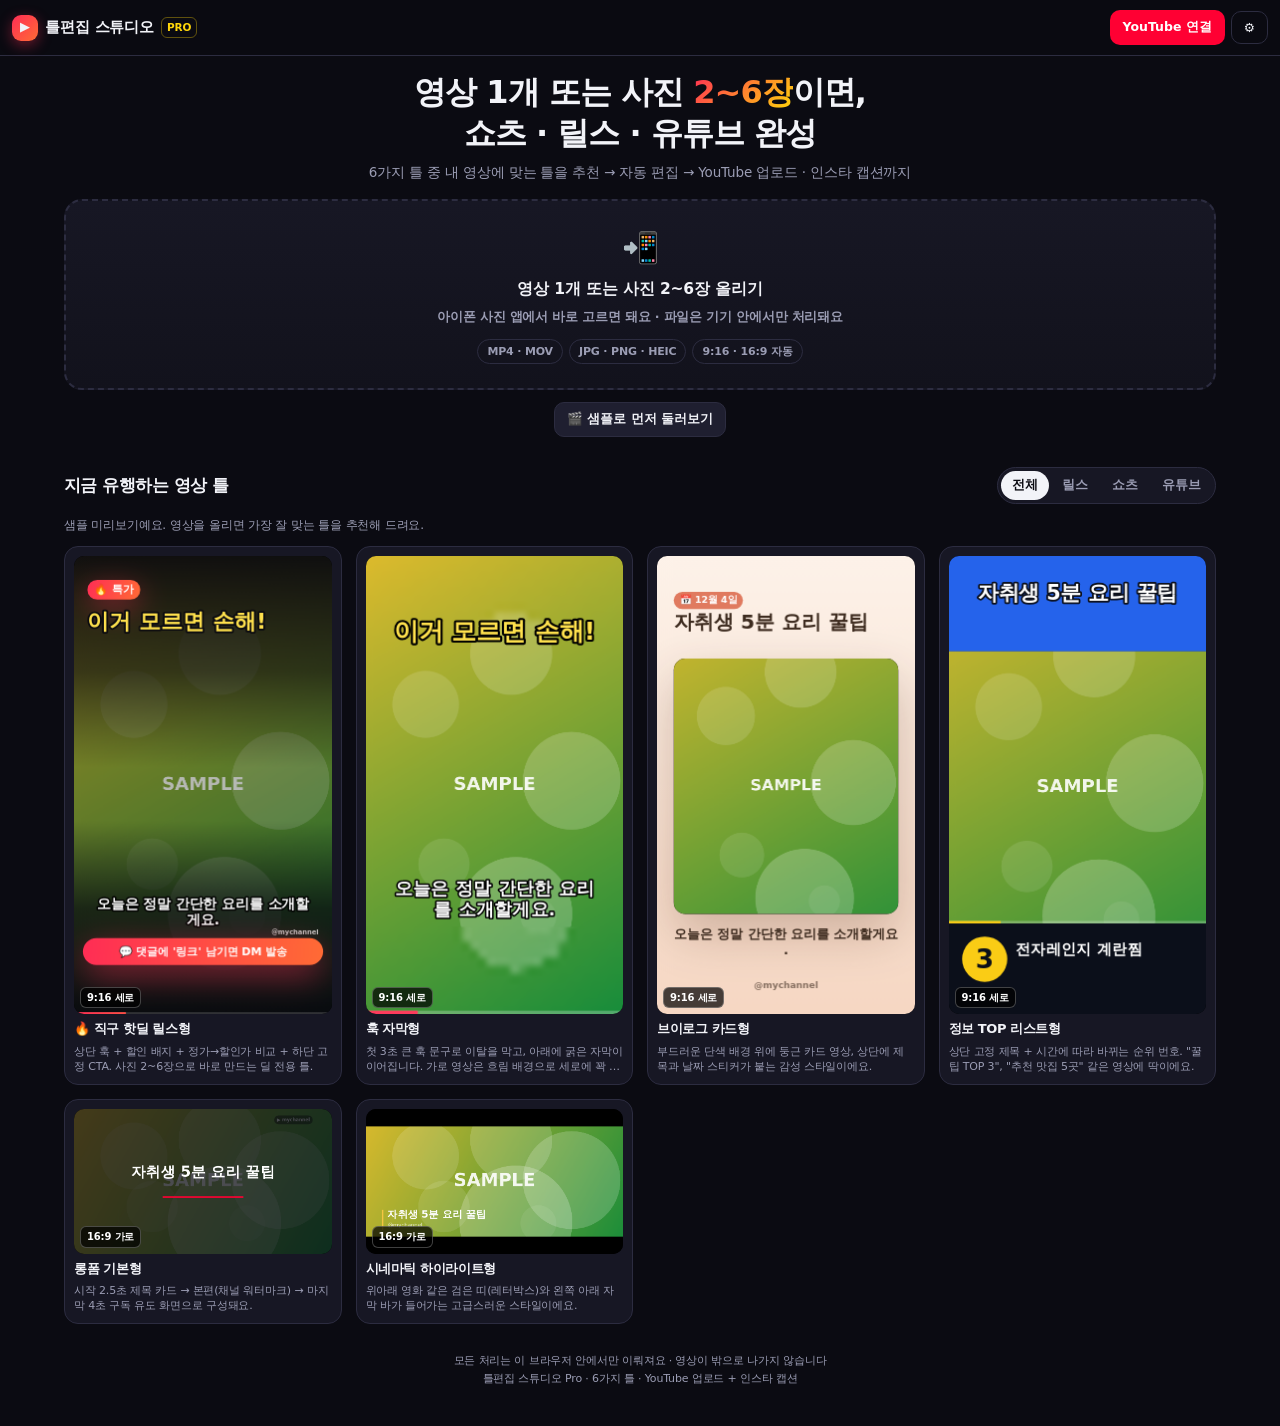
<file: index.html>
<!doctype html>
<html lang="ko">
<head>
<meta charset="utf-8" />
<meta name="viewport" content="width=device-width, initial-scale=1, viewport-fit=cover, maximum-scale=5" />
<meta name="theme-color" content="#0b0b12" />
<meta name="description" content="영상 1개 또는 사진 2~6장이면 쇼츠·릴스·유튜브 영상 완성 — 6가지 틀 추천, 자동 편집, YouTube 업로드까지 브라우저 안에서." />
<meta name="format-detection" content="telephone=no" />

<!-- iOS 홈 화면(웹앱) -->
<meta name="apple-mobile-web-app-capable" content="yes" />
<meta name="mobile-web-app-capable" content="yes" />
<meta name="apple-mobile-web-app-status-bar-style" content="black-translucent" />
<meta name="apple-mobile-web-app-title" content="틀편집 스튜디오" />
<link rel="apple-touch-icon" sizes="180x180" href="template_studio_pro_icon.png" />
<!-- 홈 화면 아이콘: 위 data URI는 대부분의 브라우저에서 동작해요. iOS가 아이콘을 못 읽으면
     template_studio_pro_icon.png 를 HTML과 같은 폴더에 올리고 아래 줄을 그 파일로 바꾸면 가장 확실해요.
     <link rel="apple-touch-icon" sizes="180x180" href="template_studio_pro_icon.png" /> -->
<link rel="icon" type="image/png" href="[data-uri]" />

<title>틀편집 스튜디오 Pro · 쇼츠 · 릴스 · 유튜브</title>
<style>
:root{
  --bg:#0b0b12;
  --bg2:#12121c;
  --surface:#171724;
  --surface2:#1f1f30;
  --line:#2c2c40;
  --text:#f2f3f8;
  --muted:#9b9db4;
  --accent:#ff2d55;
  --accent2:#ff6b35;
  --accent3:#ffd60a;
  --ok:#34d399;
  --yt:#ff0033;
  --radius:18px;
  --safe-b:env(safe-area-inset-bottom, 0px);
  --safe-t:env(safe-area-inset-top, 0px);
}
*{box-sizing:border-box; -webkit-tap-highlight-color:transparent;}
html{-webkit-text-size-adjust:100%;}
body{
  margin:0; background:var(--bg); color:var(--text);
  font-family:-apple-system,BlinkMacSystemFont,"Apple SD Gothic Neo","Pretendard","Malgun Gothic",system-ui,"Segoe UI",Roboto,sans-serif;
  line-height:1.55; letter-spacing:-0.01em;
  padding-bottom:calc(28px + var(--safe-b));
  overflow-x:hidden;
  min-height:100vh;
}
.hidden{display:none !important;}
.muted{color:var(--muted);}
.small{font-size:12px;}
h1,h2,h3{margin:0; letter-spacing:-0.03em;}
button{font-family:inherit;}

/* ---------- top ---------- */
.topbar{
  position:sticky; top:0; z-index:30;
  display:flex; align-items:center; justify-content:space-between; gap:8px;
  padding:calc(10px + var(--safe-t)) 12px 10px;
  background:rgba(11,11,18,.88);
  backdrop-filter:saturate(150%) blur(14px);
  -webkit-backdrop-filter:saturate(150%) blur(14px);
  border-bottom:1px solid var(--line);
}
.brand{display:flex; align-items:center; gap:7px; font-weight:800; font-size:15px; white-space:nowrap;}
.logo{
  display:inline-flex; align-items:center; justify-content:center;
  width:26px; height:26px; border-radius:9px; font-size:13px;
  background:linear-gradient(135deg,var(--accent),var(--accent2));
  box-shadow:0 4px 14px rgba(255,45,85,.4);
}
.brand em{font-style:normal; font-size:10.5px; font-weight:800; color:var(--accent3); border:1px solid rgba(255,214,10,.35); padding:1px 5px; border-radius:6px; vertical-align:1px;}
.top-actions{display:flex; align-items:center; gap:6px; min-width:0;}
.channel{
  display:flex; align-items:center; gap:5px; max-width:124px;
  background:var(--surface2); border:1px solid var(--line); border-radius:999px;
  padding:2px 8px 2px 2px; font-size:11px; font-weight:700;
}
.channel img{width:20px; height:20px; border-radius:50%; object-fit:cover; background:#000;}
.channel b{overflow:hidden; text-overflow:ellipsis; white-space:nowrap; font-weight:700;}

main{max-width:1180px; margin:0 auto; padding:0 14px;}
section{margin-top:30px; scroll-margin-top:74px;}
section:first-of-type{margin-top:16px;}

/* ---------- hero ---------- */
.hero{text-align:center;}
.hero h1{font-size:clamp(21px,6vw,32px); line-height:1.28;}
.hero h1 em{font-style:normal; background:linear-gradient(135deg,var(--accent),var(--accent3)); -webkit-background-clip:text; background-clip:text; color:transparent;}
.hero p{color:var(--muted); margin:8px 0 16px; font-size:13.5px;}
.dropzone{
  display:flex; flex-direction:column; align-items:center; gap:6px;
  padding:24px 16px; cursor:pointer;
  border:2px dashed var(--line); border-radius:var(--radius);
  background:linear-gradient(180deg,var(--surface),var(--bg2));
  transition:.18s;
}
.dropzone:active,.dropzone.drag{border-color:var(--accent); background:rgba(255,45,85,.08); transform:scale(.995);}
.dz-icon{font-size:30px;}
.dz-title{font-weight:800; font-size:15.5px;}
.dz-sub{color:var(--muted); font-size:12.5px; text-align:center;}
.dz-chips{display:flex; gap:6px; flex-wrap:wrap; justify-content:center; margin-top:6px;}
.chip{font-size:11px; font-weight:700; color:var(--muted); border:1px solid var(--line); padding:3px 9px; border-radius:999px;}

.hero-actions{display:flex; gap:8px; justify-content:center; margin-top:12px; flex-wrap:wrap;}

.mediabar{margin-top:14px; background:var(--surface); border:1px solid var(--line); border-radius:var(--radius); padding:12px; text-align:left;}
.mediabar-head{display:flex; align-items:center; justify-content:space-between; gap:8px; font-size:13px; font-weight:700;}
.mediabar-head span{font-weight:600; color:var(--muted); font-size:12px;}
.thumbs{display:flex; gap:8px; overflow-x:auto; padding-top:10px; -webkit-overflow-scrolling:touch;}
.thumbs img{width:62px; height:62px; border-radius:12px; object-fit:cover; border:1px solid var(--line); flex:0 0 auto; background:#000;}
.thumbs .num{position:relative; flex:0 0 auto;}
.thumbs .num b{position:absolute; left:4px; top:4px; background:rgba(0,0,0,.7); font-size:10px; padding:0 5px; border-radius:6px;}

/* ---------- section head + tabs ---------- */
.section-head{display:flex; align-items:center; justify-content:space-between; gap:10px; flex-wrap:wrap; margin-bottom:6px;}
.section-head h2{font-size:17px;}
.tabs{display:flex; gap:2px; background:var(--surface); border:1px solid var(--line); border-radius:999px; padding:3px;}
.tab{border:0; background:none; color:var(--muted); padding:6px 11px; border-radius:999px; font-size:12.5px; font-weight:700; cursor:pointer;}
.tab.active{background:var(--text); color:var(--bg);}
.ratio-chip{font-size:11px; font-weight:800; color:var(--accent3); border:1px solid rgba(255,214,10,.3); border-radius:999px; padding:2px 9px; white-space:nowrap;}

/* ---------- template grid ---------- */
.grid{display:grid; grid-template-columns:repeat(2,minmax(0,1fr)); gap:10px; margin-top:12px;}
@media(min-width:720px){.grid{grid-template-columns:repeat(3,minmax(0,1fr)); gap:14px;}}
@media(min-width:1024px){.grid{grid-template-columns:repeat(4,minmax(0,1fr));}}
.card{
  position:relative; display:flex; flex-direction:column; gap:7px;
  background:var(--surface); border:1px solid var(--line); border-radius:14px; padding:9px;
  cursor:pointer; transition:.16s;
}
.card:active{transform:scale(.985);}
.card.selected{border-color:var(--accent); box-shadow:0 0 0 2px rgba(255,45,85,.35);}
.card .thumb{position:relative; aspect-ratio:9/16; background:#000; border-radius:10px; overflow:hidden; display:flex; align-items:center; justify-content:center;}
.card .thumb.landscape{aspect-ratio:16/9;}
.card .thumb canvas{width:100%; height:100%; display:block;}
.card h3{font-size:13px; line-height:1.3; padding-right:2px;}
.card .desc{font-size:11px; color:var(--muted); margin:0; line-height:1.35; display:-webkit-box; -webkit-line-clamp:2; -webkit-box-orient:vertical; overflow:hidden;}
.card .tag{position:absolute; left:6px; bottom:6px; font-size:10px; font-weight:800; padding:2px 6px; border-radius:6px; background:rgba(0,0,0,.72); color:#fff; border:1px solid rgba(255,255,255,.25);}
.card .badge{position:absolute; right:6px; top:6px; z-index:2; font-size:10px; font-weight:800; padding:3px 8px; border-radius:999px; background:linear-gradient(135deg,var(--accent),var(--accent2)); color:#fff; box-shadow:0 4px 12px rgba(255,45,85,.4);}
.card .reason{font-size:10.5px; color:var(--accent3); line-height:1.3; display:-webkit-box; -webkit-line-clamp:2; -webkit-box-orient:vertical; overflow:hidden;}

/* ---------- editor ---------- */
.editor-body{display:grid; grid-template-columns:minmax(0,1fr); gap:14px;}
@media(min-width:880px){
  .editor-body{grid-template-columns:minmax(0,420px) minmax(0,1fr); align-items:start;}
  .editor-body > .panel{order:1;}
  .editor-body > .preview-wrap{order:2; position:sticky; top:70px;}
}
.preview-wrap{display:flex; flex-direction:column; align-items:center; gap:8px; background:var(--surface); border:1px solid var(--line); border-radius:var(--radius); padding:12px;}
.preview-wrap canvas{width:100%; max-width:330px; height:auto; border-radius:14px; background:#000; display:block; aspect-ratio:9/16;}
.preview-wrap video{width:100%; max-width:330px; border-radius:14px; background:#000; display:block;}
.preview-controls{display:flex; align-items:center; gap:10px; font-size:12px;}
.pv-wrap{position:relative; width:100%; max-width:330px;}

.panel{display:flex; flex-direction:column; gap:14px; background:var(--surface); border:1px solid var(--line); border-radius:var(--radius); padding:14px;}
fieldset{border:1px solid var(--line); border-radius:14px; padding:12px; margin:0; display:flex; flex-direction:column; gap:10px; background:rgba(255,255,255,.015);}
legend{padding:0 6px; font-size:12px; font-weight:800; color:var(--accent3); letter-spacing:.02em;}
label{display:flex; flex-direction:column; gap:5px; font-weight:700; font-size:13px;}
label small{color:var(--muted); font-weight:500; font-size:11.5px;}
input,textarea,select{
  font:inherit; font-size:16px; font-weight:500; color:var(--text);
  background:var(--bg2); border:1px solid var(--line); border-radius:11px;
  padding:10px 12px; width:100%; -webkit-appearance:none; appearance:none;
}
textarea{resize:vertical; min-height:64px; line-height:1.5;}
input:focus,textarea:focus,select:focus{outline:none; border-color:var(--accent); box-shadow:0 0 0 3px rgba(255,45,85,.18);}
select{background-image:linear-gradient(45deg,transparent 50%,var(--muted) 50%),linear-gradient(135deg,var(--muted) 50%,transparent 50%); background-position:calc(100% - 18px) 50%,calc(100% - 13px) 50%; background-size:5px 5px,5px 5px; background-repeat:no-repeat;}
.row{display:flex; gap:10px;}
.row > *{flex:1; min-width:0;}
.row.end{justify-content:flex-end;}
.row.end > *{flex:0 0 auto;}
.hint{font-size:11.5px; color:var(--muted); margin:0; line-height:1.5;}
.warn{color:#ffb020; font-size:12px; margin:0;}
#editorTip{color:var(--accent3); opacity:.85;}

details.dealbox{border:1px solid var(--line); border-radius:14px; background:rgba(255,255,255,.02);}
details.dealbox > summary{
  list-style:none; cursor:pointer; padding:12px 14px; font-size:12.5px; font-weight:800;
  color:var(--accent3); display:flex; align-items:center; justify-content:space-between; gap:8px;
}
details.dealbox > summary::-webkit-details-marker{display:none;}
details.dealbox > summary::after{content:'▾'; color:var(--muted);}
details.dealbox[open] > summary::after{content:'▴';}
details.dealbox > summary span{color:var(--muted); font-weight:600; font-size:11px; margin-left:4px;}
.dealbox-body{padding:0 12px 12px; display:flex; flex-direction:column; gap:10px;}

.btn{
  display:inline-flex; align-items:center; justify-content:center; gap:6px;
  font-weight:800; font-size:14px; border:1px solid transparent; border-radius:12px;
  padding:12px 16px; cursor:pointer; text-decoration:none; text-align:center;
  transition:.15s; white-space:nowrap;
}
.btn:active{transform:scale(.98);}
.btn:disabled{opacity:.5; cursor:not-allowed;}
.btn-primary{background:linear-gradient(135deg,var(--accent),var(--accent2)); color:#fff; box-shadow:0 8px 22px rgba(255,45,85,.3);}
.btn-accent{background:var(--accent3); color:#1a1200;}
.btn-ghost{background:transparent; color:var(--text); border-color:var(--line);}
.btn-soft{background:var(--surface2); color:var(--text); border-color:var(--line);}
.btn-yt{background:var(--yt); color:#fff;}
.btn-yt.connected{background:var(--surface2); color:var(--text); border-color:var(--line); box-shadow:none;}
.btn-sm{padding:8px 12px; font-size:12.5px; border-radius:10px;}
.btn-block{width:100%;}

.progress{position:relative; height:30px; background:var(--bg2); border-radius:999px; overflow:hidden; border:1px solid var(--line);}
.progress div{height:100%; width:0; background:linear-gradient(90deg,var(--accent),var(--accent3)); transition:width .15s linear;}
.progress span{position:absolute; inset:0; display:flex; align-items:center; justify-content:center; font-size:12px; font-weight:800;}

/* ---------- result ---------- */
.result-body{display:grid; grid-template-columns:minmax(0,1fr); gap:14px;}
@media(min-width:880px){.result-body{grid-template-columns:minmax(0,420px) minmax(0,1fr); align-items:start;}}
.result-actions{display:flex; flex-direction:column; gap:8px; width:100%;}
@media(min-width:520px){.result-actions{flex-direction:row; flex-wrap:wrap; justify-content:center;}}
.filespec{display:flex; gap:8px; flex-wrap:wrap; justify-content:center; font-size:11.5px; color:var(--muted);}
.filespec b{color:var(--text);}
.note{border:1px solid var(--line); background:var(--surface2); border-radius:12px; padding:10px 12px; font-size:12.5px; color:var(--muted); line-height:1.5;}
.note b{color:var(--text);}
.notice{border:1px solid rgba(255,214,10,.35); background:rgba(255,214,10,.08); border-radius:12px; padding:10px 12px; font-size:12.5px; line-height:1.55; color:#ffe9a3;}
.notice b{color:var(--accent3);}

.rtabs{display:flex; gap:4px; background:var(--bg2); border:1px solid var(--line); border-radius:14px; padding:4px;}
.rtab{flex:1; border:0; background:none; color:var(--muted); font-weight:800; font-size:12.5px; padding:9px 6px; border-radius:10px; cursor:pointer; white-space:nowrap;}
.rtab.active{background:linear-gradient(135deg,var(--accent),var(--accent2)); color:#fff;}
.yt-form{display:flex; flex-direction:column; gap:12px;}
.upload-result{border:1px solid rgba(52,211,153,.4); background:rgba(52,211,153,.1); color:#c8f7e5; border-radius:12px; padding:10px 12px; font-size:13px; line-height:1.6; margin:0;}
.upload-result a{color:#fff; font-weight:800;}

/* ---------- caption ---------- */
.cap-grid{display:grid; grid-template-columns:1fr; gap:10px;}
@media(min-width:900px){.cap-grid{grid-template-columns:1fr 1fr;}}
.cap-card{background:var(--bg2); border:1px solid var(--line); border-radius:14px; padding:10px; display:flex; flex-direction:column; gap:7px;}
.cap-card header{display:flex; align-items:center; justify-content:space-between; gap:8px;}
.cap-card h3{font-size:13px;}
.cap-card textarea{min-height:150px; font-size:13px; line-height:1.6; font-family:inherit;}
.cap-card textarea.mono{font-size:12px;}
.copy-btn{background:var(--surface2); border:1px solid var(--line); color:var(--text); border-radius:9px; padding:6px 11px; font-size:12px; font-weight:800; cursor:pointer;}
.copy-btn:active{background:var(--accent); border-color:var(--accent); color:#fff;}

/* ---------- trending ---------- */
.trend-grid{display:grid; grid-template-columns:repeat(2,minmax(0,1fr)); gap:10px; margin-top:10px;}
@media(min-width:720px){.trend-grid{grid-template-columns:repeat(3,minmax(0,1fr));}}
@media(min-width:1024px){.trend-grid{grid-template-columns:repeat(4,minmax(0,1fr));}}
.trend-item{display:block; text-decoration:none; color:inherit; background:var(--surface); border:1px solid var(--line); border-radius:12px; overflow:hidden;}
.trend-item img{width:100%; aspect-ratio:16/9; object-fit:cover; display:block; background:#000;}
.trend-item div{padding:7px 9px; font-size:11.5px;}
.trend-item b{display:-webkit-box; -webkit-line-clamp:2; -webkit-box-orient:vertical; overflow:hidden; line-height:1.35;}

/* ---------- dialog ---------- */
dialog{border:0; padding:0; background:transparent; width:min(520px,94vw); max-height:90vh;}
dialog::backdrop{background:rgba(0,0,0,.62);}
.dialog-panel{max-height:86vh; overflow:auto; margin:0;}
.dialog-panel h3{font-size:17px;}
.dlg-sec{display:flex; flex-direction:column; gap:8px; border-top:1px solid var(--line); padding-top:12px;}
.dlg-sec h4{margin:0; font-size:12.5px; color:var(--accent3); font-weight:800;}
.kv{display:flex; flex-wrap:wrap; gap:6px 12px; font-size:12px; color:var(--muted);}
.kv span b{color:var(--text);}
.kv .ok{color:var(--ok); font-weight:800;}

.toast{
  position:fixed; left:50%; bottom:calc(24px + var(--safe-b)); transform:translate(-50%,20px);
  background:#fff; color:#111; padding:11px 18px; border-radius:999px;
  font-weight:800; font-size:13px; z-index:200; max-width:92vw; text-align:center;
  opacity:0; pointer-events:none; transition:.22s; box-shadow:0 10px 30px rgba(0,0,0,.4);
  line-height:1.45;
}
.toast.show{opacity:1; transform:translate(-50%,0);}

.footer{text-align:center; color:var(--muted); font-size:11px; margin-top:28px; line-height:1.6;}

/* 홈 화면 앱(standalone) 모드 */
@media (display-mode: standalone){
  .topbar{padding-top:calc(12px + var(--safe-t));}
}

/* 넓은 화면에서는 미리보기를 조금 더 크게 */
@media(min-width:880px){
  .preview-wrap canvas, .preview-wrap video, .pv-wrap{max-width:360px;}
}
</style>
</head>
<body>

<noscript>
  <div style="margin:0;padding:14px 16px;background:#ffd60a;color:#1a1200;font-weight:800;font-size:14px;line-height:1.5;">
    ⚠️ 이 화면은 JavaScript가 필요해요. 아이폰 '파일' 앱의 미리보기에서는 동작하지 않아요 —
    <b>Safari에서 https:// 주소로 열거나</b>, 컴퓨터 브라우저에서 열어 주세요.
  </div>
</noscript>

<header class="topbar">
  <div class="brand"><span class="logo">▶</span>틀편집 스튜디오 <em>PRO</em></div>
  <div class="top-actions">
    <span id="channelBadge" class="channel hidden"></span>
    <button id="btnConnect" class="btn btn-yt btn-sm">YouTube 연결</button>
    <button id="btnSettings" class="btn btn-ghost btn-sm" title="설정" aria-label="설정">⚙️</button>
  </div>
</header>

<main>

  <!-- ================= 1. 업로드 ================= -->
  <section class="hero">
    <h1>영상 1개 또는 사진 <em>2~6장</em>이면,<br />쇼츠 · 릴스 · 유튜브 완성</h1>
    <p>6가지 틀 중 내 영상에 맞는 틀을 추천 → 자동 편집 → YouTube 업로드 · 인스타 캡션까지</p>

    <label id="dropzone" class="dropzone">
      <input id="fileInput" type="file" accept="video/*,image/*" multiple hidden />
      <div class="dz-icon">📲</div>
      <div class="dz-title">영상 1개 또는 사진 2~6장 올리기</div>
      <div class="dz-sub">아이폰 사진 앱에서 바로 고르면 돼요 · 파일은 기기 안에서만 처리돼요</div>
      <div class="dz-chips">
        <span class="chip">MP4 · MOV</span>
        <span class="chip">JPG · PNG · HEIC</span>
        <span class="chip">9:16 · 16:9 자동</span>
      </div>
    </label>

    <div class="hero-actions">
      <button id="btnSample" class="btn btn-soft btn-sm">🎬 샘플로 먼저 둘러보기</button>
      <button id="btnClear" class="btn btn-ghost btn-sm hidden">✕ 선택 초기화</button>
    </div>

    <div id="mediaBar" class="mediabar hidden">
      <div class="mediabar-head">
        <span id="mediaTitle">선택한 미디어</span>
        <span id="mediaMeta"></span>
      </div>
      <div id="mediaThumbs" class="thumbs"></div>
    </div>
  </section>

  <!-- ================= 2. 템플릿 ================= -->
  <section id="templatesSection">
    <div class="section-head">
      <h2 id="templatesTitle">지금 유행하는 영상 틀</h2>
      <div class="tabs" role="tablist">
        <button class="tab active" data-filter="all">전체</button>
        <button class="tab" data-filter="reels">릴스</button>
        <button class="tab" data-filter="shorts">쇼츠</button>
        <button class="tab" data-filter="youtube">유튜브</button>
      </div>
    </div>
    <p id="recommendNote" class="muted small">샘플 미리보기예요. 영상을 올리면 가장 잘 맞는 틀을 추천해 드려요.</p>
    <div id="templateGrid" class="grid"></div>
  </section>

  <!-- ================= 3. 편집 ================= -->
  <section id="editor" class="hidden">
    <div class="section-head">
      <h2>편집하기 · <span id="editorTemplateName"></span></h2>
      <span id="ratioChip" class="ratio-chip">9:16</span>
    </div>
    <p id="editorTip" class="hint"></p>
    <div class="editor-body">

      <div class="preview-wrap">
        <div class="pv-wrap"><canvas id="previewCanvas" width="540" height="960"></canvas></div>
        <div class="preview-controls">
          <button id="btnPlay" class="btn btn-ghost btn-sm">⏸ 일시정지</button>
          <span id="previewTime" class="muted small">0:00 / 0:15</span>
        </div>
      </div>

      <form id="editForm" class="panel" onsubmit="return false;">

        <fieldset>
          <legend>영상 문구</legend>
          <label>첫 3초 훅 <small>(15자 이내 질문형이 잘 먹혀요)</small>
            <input id="fHook" maxlength="40" placeholder="이거 모르면 손해!" />
          </label>
          <label>제목 <small>(비우면 훅이 제목 자리에 나와요)</small>
            <input id="fTitle" maxlength="60" placeholder="자취생 5분 요리 꿀팁" />
          </label>
          <label>자막 <small>(줄마다 순서대로 · 영상 길이에 맞춰 바뀌어요)</small>
            <textarea id="fCaption" rows="4" placeholder="오늘은 정말 간단한 요리를 소개할게요.&#10;재료는 딱 세 가지면 충분해요!&#10;끝까지 보면 보너스 팁도 있어요."></textarea>
          </label>
          <label id="itemsField" class="hidden">리스트 항목 <small>(한 줄에 하나 · TOP 리스트 틀에서 사용)</small>
            <textarea id="fItems" rows="3" placeholder="전자레인지 계란찜&#10;참치마요 덮밥&#10;대파 라면"></textarea>
          </label>
          <label>채널 핸들 <small>(워터마크 · 선택)</small>
            <input id="fChannel" maxlength="24" placeholder="mychannel" />
          </label>
        </fieldset>

        <details id="dealBox" class="dealbox">
          <summary>🔥 딜 정보 <span>(핫딜 릴스 틀에서 사용)</span></summary>
          <div class="dealbox-body">
            <label>상품명<input id="fName" maxlength="40" placeholder="무선 미니 마사지건" /></label>
            <div class="row">
              <label>정가<input id="fOld" maxlength="12" placeholder="$359" inputmode="text" /></label>
              <label>할인가<input id="fNew" maxlength="12" placeholder="$169" inputmode="text" /></label>
              <label>할인율 %<input id="fOff" maxlength="3" placeholder="53" inputmode="numeric" /></label>
            </div>
            <p class="hint">정가·할인가를 숫자로 적으면 할인율이 자동 계산돼요. 직접 고쳐도 됩니다.</p>
            <label>딜 배지 문구<input id="fBadge" maxlength="18" placeholder="블프 역대가" /></label>
            <label>CTA 키워드 <small>(댓글에 남길 단어)</small><input id="fKeyword" maxlength="10" placeholder="링크" /></label>
          </div>
        </details>

        <fieldset>
          <legend>길이</legend>
          <label id="photoLenField">사진으로 만드는 길이
            <select id="fDuration">
              <option value="10">10초</option>
              <option value="15" selected>15초</option>
              <option value="20">20초</option>
              <option value="30">30초</option>
            </select>
          </label>
          <div id="videoLenField" class="row hidden">
            <label>시작(초)<input id="fStart" type="number" min="0" step="0.1" value="0" inputmode="decimal" /></label>
            <label>끝(초)<input id="fEnd" type="number" min="0" step="0.1" inputmode="decimal" /></label>
          </div>
          <p id="lengthWarn" class="warn hidden"></p>
        </fieldset>

        <button id="btnRender" class="btn btn-primary btn-block">✨ 자동 편집 시작</button>
        <div id="renderProgress" class="progress hidden"><div></div><span></span></div>
        <button id="btnCancel" class="btn btn-ghost btn-block hidden">취소</button>
        <p class="hint">녹화는 영상 길이만큼 걸려요 (15초 → 약 15초). 화면을 끄지 말고 기다려 주세요.</p>
      </form>
    </div>
  </section>

  <!-- ================= 4. 결과 ================= -->
  <section id="result" class="hidden">
    <div class="section-head"><h2>완성! 확인하고 올리기</h2></div>
    <div class="result-body">
      <div class="preview-wrap">
        <video id="resultVideo" controls playsinline webkit-playsinline loop></video>
        <div class="filespec" id="resultSpec"></div>
        <div class="result-actions">
          <a id="btnDownload" class="btn btn-primary" download>💾 저장하기</a>
          <button id="btnShare" class="btn btn-soft">📤 공유 · 사진에 저장</button>
        </div>
        <p class="hint" id="saveHint">아이폰: 저장하기 → 공유 시트에서 <b>‘비디오 저장’</b> 또는 <b>‘파일에 저장’</b>을 누르면 사진/파일 앱에 들어가요.</p>
      </div>

      <div class="panel result-panel">
        <div class="note" id="codecNote"></div>

        <div class="rtabs" role="tablist">
          <button class="rtab active" data-pane="yt">📺 YouTube 업로드</button>
          <button class="rtab" data-pane="ig">📱 인스타 캡션 · DM</button>
        </div>

        <div id="paneYt" class="rtab-pane">
          <form id="ytForm" class="yt-form" onsubmit="return false;">
            <label>YouTube 제목<input id="ytTitle" maxlength="100" /></label>
            <label>설명<textarea id="ytDesc" rows="4"></textarea></label>
            <label>태그 <small>(쉼표로 구분)</small><input id="ytTags" placeholder="꿀팁, 요리, 자취" /></label>
            <div class="row">
              <label>공개 설정
                <select id="ytPrivacy">
                  <option value="private">비공개</option>
                  <option value="unlisted">일부 공개</option>
                  <option value="public">공개</option>
                </select>
              </label>
              <label>예약 공개 <small>(선택)</small><input id="ytPublishAt" type="datetime-local" /></label>
            </div>
            <p class="hint">💡 Google 검수 전 앱은 업로드가 <b>비공개</b>로 잠겨요 — 올린 뒤 YouTube 스튜디오에서 공개로 바꾸면 돼요. API 할당량 때문에 하루 업로드는 약 6개까지예요.</p>
            <button id="btnUpload" class="btn btn-yt btn-block">YouTube에 업로드</button>
            <div id="ytProgress" class="progress hidden"><div></div><span></span></div>
            <p id="ytResult" class="upload-result hidden"></p>
          </form>
        </div>

        <div id="paneIg" class="rtab-pane hidden">
          <div class="cap-grid">
            <div class="cap-card">
              <header><h3>📝 릴스 캡션</h3><button class="copy-btn" data-copy="capText">복사</button></header>
              <textarea id="capText" spellcheck="false"></textarea>
            </div>
            <div class="cap-card">
              <header><h3>#️⃣ 해시태그</h3><button class="copy-btn" data-copy="hashText">복사</button></header>
              <textarea id="hashText" class="mono" spellcheck="false"></textarea>
            </div>
            <div class="cap-card">
              <header><h3>💌 자동 DM 답장</h3><button class="copy-btn" data-copy="dmText">복사</button></header>
              <textarea id="dmText" spellcheck="false"></textarea>
            </div>
            <div class="cap-card">
              <header><h3>📋 한 번에 복사</h3><button class="copy-btn" data-copy="allText">전체 복사</button></header>
              <textarea id="allText" class="mono" spellcheck="false"></textarea>
            </div>
          </div>
          <div class="note" style="margin-top:10px;">
            <b>인스타 업로드 순서</b><br />
            1. 인스타그램 앱 → <b>+</b> → <b>릴스</b> → 사진 앱에서 방금 저장한 영상 선택<br />
            2. <b>캡션 복사</b> → 붙여넣기 → <b>해시태그 복사</b> → 붙여넣기<br />
            3. 댓글에 키워드가 달리면 <b>DM 스크립트</b>를 복사해 답장<br />
            4. 제휴 고지는 캡션 맨 아래에 그대로 남겨두세요 (공정위 표시 요건)
          </div>
        </div>

        <button id="btnAgain" class="btn btn-ghost btn-block">↺ 다른 틀·문구로 다시 만들기</button>
      </div>
    </div>
  </section>

  <!-- ================= 5. 인기 급상승 ================= -->
  <section id="trendingSection" class="hidden">
    <div class="section-head"><h2>🇰🇷 지금 한국 인기 급상승 <span class="muted small">(참고용)</span></h2></div>
    <p class="hint">YouTube 인기 차트예요. 어떤 제목·썸네일이 잘 되는지 참고만 하고, 남의 영상을 가져다 쓰지는 마세요.</p>
    <div id="trendingGrid" class="trend-grid"></div>
  </section>

  <p class="footer">
    모든 처리는 이 브라우저 안에서만 이뤄져요 · 영상이 밖으로 나가지 않습니다<br />
    틀편집 스튜디오 Pro · 6가지 틀 · YouTube 업로드 + 인스타 캡션
  </p>
</main>

<dialog id="settingsDialog">
  <form method="dialog" class="panel dialog-panel">
    <h3>⚙️ 설정</h3>

    <div class="dlg-sec" style="border-top:0; padding-top:0;">
      <h4>YouTube 연결</h4>
      <label>Google OAuth 클라이언트 ID
        <input id="clientIdInput" placeholder="1234-xxxx.apps.googleusercontent.com" autocomplete="off" spellcheck="false" />
      </label>
      <p class="hint">Google Cloud 콘솔 → <b>API 및 서비스 → 라이브러리</b>에서 YouTube Data API v3 사용 설정 → <b>사용자 인증 정보 → OAuth 클라이언트 ID(웹 애플리케이션)</b>을 만들어요. 승인된 자바스크립트 원본에 이 앱 주소를 넣어 주세요. ID는 이 기기에만 저장돼요.</p>
      <div id="fileNotice" class="notice hidden">
        ⚠️ 지금은 <b>파일(file://)</b>로 열려 있어요. Google 로그인은 <b>https://</b> 주소(예: GitHub Pages · Netlify)나 <b>http://localhost:8080</b>에서만 동작해요. <b>영상 편집 · 저장 · 공유는 파일로 열어도 100% 오프라인으로 그대로</b> 됩니다.
      </div>
    </div>

    <div class="dlg-sec">
      <h4>이 기기의 저장 형식 (코덱 점검)</h4>
      <div id="codecDiag" class="kv"></div>
      <p class="hint">MP4 · H.264로 저장돼야 인스타그램·유튜브에 바로 올라가요. WEBM만 되면 아이폰 <b>Safari</b>에서 열어 다시 만들어 주세요.</p>
    </div>

    <div class="row end">
      <button value="cancel" class="btn btn-ghost">닫기</button>
      <button id="btnSaveSettings" value="save" class="btn btn-primary">저장</button>
    </div>
  </form>
</dialog>

<div id="toast" class="toast"></div>

<script>
(function () {
  'use strict';

  /* ============================================================
    0. 기본 도구
  ============================================================ */
  var $ = function (s) { return document.querySelector(s); };
  var $$ = function (s) { return Array.prototype.slice.call(document.querySelectorAll(s)); };
  var SANS = '-apple-system,BlinkMacSystemFont,"Apple SD Gothic Neo","Pretendard","Malgun Gothic","Noto Sans KR",system-ui,sans-serif';
  var STORE_KEY = 'templateStudioPro.clientId';

  var state = {
    mode: null,          // 'video' | 'photo' | null
    video: null,
    videoFile: null,
    photos: [],
    media: null,
    list: null,          // 추천 순서가 반영된 템플릿 목록
    template: null,
    filter: 'all',
    previewT: 0,
    playing: true,
    result: null,        // { blob, url, name }
    abort: null,
    dur: 15,
    ytSigned: false
  };

  function toast(msg, ms) {
    var t = $('#toast');
    t.textContent = msg;
    t.classList.add('show');
    clearTimeout(toast._timer);
    toast._timer = setTimeout(function () { t.classList.remove('show'); }, ms || 3000);
  }

  function fmt(sec) {
    sec = Math.max(0, sec || 0);
    return Math.floor(sec / 60) + ':' + String(Math.floor(sec % 60)).padStart(2, '0');
  }

  function esc(s) {
    return String(s == null ? '' : s).replace(/&/g, '&amp;').replace(/</g, '&lt;')
      .replace(/>/g, '&gt;').replace(/"/g, '&quot;');
  }

  function roundRect(ctx, x, y, w, h, r) {
    r = Math.min(r, w / 2, h / 2);
    ctx.beginPath();
    ctx.moveTo(x + r, y);
    ctx.arcTo(x + w, y, x + w, y + h, r);
    ctx.arcTo(x + w, y + h, x, y + h, r);
    ctx.arcTo(x, y + h, x, y, r);
    ctx.arcTo(x, y, x + w, y, r);
    ctx.closePath();
  }

  function wrapLines(ctx, text, maxW) {
    var out = [];
    String(text == null ? '' : text).split('\n').forEach(function (para) {
      var line = '';
      for (var i = 0; i < para.length; i++) {
        var test = line + para[i];
        if (ctx.measureText(test).width > maxW && line) { out.push(line); line = para[i]; }
        else line = test;
      }
      out.push(line);
    });
    return out.filter(function (l, i, a) { return l.length || a.length === 1; });
  }

  function strokeText(ctx, text, cx, y, opt) {
    opt = opt || {};
    var size = opt.size || 64;
    var align = opt.align || 'center';
    var lineGap = opt.lineGap || 1.18;
    ctx.save();
    ctx.font = (opt.weight || '900') + ' ' + size + 'px ' + SANS;
    ctx.textAlign = align;
    ctx.textBaseline = 'top';
    ctx.lineJoin = 'round';
    ctx.miterLimit = 2;
    ctx.lineWidth = opt.strokeWidth || size * 0.17;
    ctx.strokeStyle = opt.stroke || '#000';
    ctx.fillStyle = opt.fill || '#fff';
    var lines = wrapLines(ctx, text, opt.maxW || 900).slice(0, opt.maxLines || 9);
    lines.forEach(function (l, i) {
      var ly = y + i * size * lineGap;
      if (opt.stroke !== 'none') ctx.strokeText(l, cx, ly);
      ctx.fillText(l, cx, ly);
    });
    ctx.restore();
    return lines.length * size * lineGap;
  }

  function tagPill(ctx, text, x, y, opt) {
    opt = opt || {};
    var size = opt.size || 42;
    var padX = opt.padX == null ? size * 0.62 : opt.padX;
    var padY = opt.padY == null ? size * 0.34 : opt.padY;
    ctx.save();
    ctx.font = (opt.weight || '900') + ' ' + size + 'px ' + SANS;
    ctx.textBaseline = 'middle';
    ctx.textAlign = 'left';
    var w = ctx.measureText(text).width + padX * 2;
    var h = size + padY * 2;
    if (opt.shadow) { ctx.shadowColor = 'rgba(0,0,0,.5)'; ctx.shadowBlur = 26; ctx.shadowOffsetY = 8; }
    ctx.fillStyle = opt.bg || 'rgba(255,255,255,.16)';
    roundRect(ctx, x, y, w, h, opt.radius == null ? h / 2 : opt.radius);
    ctx.fill();
    ctx.shadowColor = 'transparent';
    if (opt.border) { ctx.strokeStyle = opt.border; ctx.lineWidth = 3; ctx.stroke(); }
    ctx.fillStyle = opt.fg || '#fff';
    ctx.fillText(text, x + padX, y + h / 2 + size * 0.04);
    ctx.restore();
    return { w: w, h: h };
  }

  var easeOut = function (x) { x = Math.min(Math.max(x, 0), 1); return 1 - Math.pow(1 - x, 3); };

  /* 자막/문장 나누기 — 줄바꿈 + 문장 부호(마침표 뒤에 공백이 올 때) */
  function splitCaption(txt) {
    var out = [];
    String(txt == null ? '' : txt).split('\n').forEach(function (p) {
      var buf = '';
      for (var i = 0; i < p.length; i++) {
        buf += p[i];
        var endPunct = /[.!?。]/.test(p[i]);
        var boundary = (i === p.length - 1) || /\s/.test(p[i + 1]);
        if (endPunct && boundary) { out.push(buf); buf = ''; }
      }
      if (buf.trim()) out.push(buf);
    });
    return out.map(function (s) { return s.trim(); }).filter(Boolean);
  }

  function lineIndexAt(t, duration, n) {
    if (!n) return -1;
    var p = duration ? Math.min(Math.max(t / duration, 0), 0.9999) : 0;
    return Math.min(n - 1, Math.floor(p * n));
  }

  function timedCaption(f) {
    var parts = f.capLines || [];
    var i = lineIndexAt(f.t, f.duration, parts.length);
    return i < 0 ? '' : parts[i];
  }

  /* ============================================================
    1. 미디어 (영상 / 사진 시퀀스 / 샘플 캔버스)
  ============================================================ */
  var blurTmp = document.createElement('canvas');
  blurTmp.width = 32; blurTmp.height = 57;
  var blurCtx = blurTmp.getContext('2d');

  function makeVideoMedia(video) {
    return {
      kind: 'video',
      t: 0,
      aspect: (video.videoWidth || 1080) / (video.videoHeight || 1920),
      draw: function (ctx, x, y, w, h, mode) {
        var vw = video.videoWidth || 1080, vh = video.videoHeight || 1920;
        var s = (mode === 'contain') ? Math.min(w / vw, h / vh) : Math.max(w / vw, h / vh);
        var dw = vw * s, dh = vh * s;
        ctx.save();
        ctx.beginPath(); ctx.rect(x, y, w, h); ctx.clip();
        ctx.drawImage(video, x + (w - dw) / 2, y + (h - dh) / 2, dw, dh);
        ctx.restore();
      },
      blurBg: function (ctx, f) { blurBgFromMedia(this, ctx, f); }
    };
  }

  function makePhotoMedia(seq) {
    return {
      kind: 'photo',
      t: 0,
      seq: seq,
      aspect: seq.aspect,
      draw: function (ctx, x, y, w, h) { seq.drawInto(ctx, x, y, w, h, this.t); },
      blurBg: function (ctx, f) { blurBgFromMedia(this, ctx, f); }
    };
  }

  function makeCanvasMedia(canvas) {
    return {
      kind: 'video',
      t: 0,
      aspect: canvas.width / canvas.height,
      draw: function (ctx, x, y, w, h, mode) {
        var cw = canvas.width, ch = canvas.height;
        var s = (mode === 'contain') ? Math.min(w / cw, h / ch) : Math.max(w / cw, h / ch);
        var dw = cw * s, dh = ch * s;
        ctx.save();
        ctx.beginPath(); ctx.rect(x, y, w, h); ctx.clip();
        ctx.drawImage(canvas, x + (w - dw) / 2, y + (h - dh) / 2, dw, dh);
        ctx.restore();
      },
      blurBg: function (ctx, f) { blurBgFromMedia(this, ctx, f); }
    };
  }

  /* 흐림 배경: 작은 캔버스에 그린 뒤 확대 (모바일에서 filter 없이도 부드럽게) */
  function blurBgFromMedia(media, ctx, f) {
    blurTmp.width = 32;
    blurTmp.height = Math.max(2, Math.round(32 * f.H / f.W));
    blurCtx.setTransform(1, 0, 0, 1, 0, 0);
    blurCtx.clearRect(0, 0, blurTmp.width, blurTmp.height);
    media.draw(blurCtx, 0, 0, blurTmp.width, blurTmp.height, 'cover');
    ctx.save();
    ctx.imageSmoothingEnabled = true;
    ctx.imageSmoothingQuality = 'high';
    ctx.drawImage(blurTmp, 0, 0, f.W, f.H);
    ctx.restore();
  }

  /* 사진 시퀀스: 켄번즈(줌+팬) + 크로스페이드 */
  function makePhotoSequence(images, total) {
    var n = images.length;
    var per = total / n;
    var fade = Math.min(0.6, Math.max(0.25, per * 0.18));

    function drawOne(ctx, item, x, y, w, h, prog, idx, alpha) {
      var iw = item.w, ih = item.h;
      var baseS = Math.max(w / iw, h / ih);
      var zoom = 1.06 + 0.15 * prog;
      var s = baseS * zoom;
      var dw = iw * s, dh = ih * s;
      var slackX = Math.max(0, dw - w), slackY = Math.max(0, dh - h);
      var dir = (idx % 2 === 0) ? 1 : -1;
      var fx = Math.min(1, Math.max(0, 0.5 + dir * (prog - 0.5) * 0.75));
      var fy = Math.min(1, Math.max(0, 0.5 + (prog - 0.5) * 0.45));
      ctx.save();
      if (alpha != null) ctx.globalAlpha = alpha;
      ctx.drawImage(item.img, x - slackX * fx, y - slackY * fy, dw, dh);
      ctx.restore();
    }

    return {
      total: total,
      count: n,
      aspect: images[0].w / images[0].h,
      drawInto: function (ctx, x, y, w, h, t) {
        t = Math.min(Math.max(t, 0), total - 0.001);
        var idx = Math.min(n - 1, Math.floor(t / per));
        var local = t - idx * per;
        var prog = Math.min(1, local / per);
        ctx.save();
        ctx.beginPath(); ctx.rect(x, y, w, h); ctx.clip();
        ctx.fillStyle = '#08080e';
        ctx.fillRect(x, y, w, h);
        if (idx > 0 && local < fade) {
          drawOne(ctx, images[idx - 1], x, y, w, h, 1, idx - 1, 1);
          drawOne(ctx, images[idx], x, y, w, h, 0.02, idx, Math.min(1, local / fade));
        } else {
          drawOne(ctx, images[idx], x, y, w, h, prog, idx, 1);
        }
        ctx.restore();
      }
    };
  }

  /* ============================================================
    2. 템플릿 6종
    f = { W,H,t,duration, media, text:{hook,title,caption,channel,items},
          deal:{name,oldP,newP,off,badge,keyword}, capLines:[], items:[] }
  ============================================================ */
  var TEMPLATES = [
    /* ---------- ① 직구 핫딜 릴스형 ---------- */
    {
      id: 'reels-deal',
      name: '🔥 직구 핫딜 릴스형',
      platform: 'reels',
      W: 1080, H: 1920,
      trend: '인스타 릴스 · 제휴/직구 딜 전용',
      desc: '상단 훅 + 할인 배지 + 정가→할인가 비교 + 하단 고정 CTA. 사진 2~6장으로 바로 만드는 딜 전용 틀.',
      tips: '훅은 “정가 주고 사면 후회”처럼 손해를 먼저 말하면 3초 이탈이 줄어요.',
      draw: function (ctx, f) {
        var W = f.W, H = f.H, d = f.deal || {};
        var isVideo = f.media.kind === 'video';

        if (isVideo) {
          f.media.draw(ctx, 0, 0, W, H, 'cover');
          ctx.fillStyle = 'rgba(6,6,12,0.26)';
          ctx.fillRect(0, 0, W, H);
        } else {
          f.media.blurBg(ctx, f);
          var cx = 56, cy = 648, cw = W - 112, ch = 748;
          ctx.save();
          ctx.shadowColor = 'rgba(0,0,0,.6)';
          ctx.shadowBlur = 46;
          ctx.shadowOffsetY = 20;
          ctx.fillStyle = '#0a0a12';
          roundRect(ctx, cx, cy, cw, ch, 46);
          ctx.fill();
          ctx.restore();
          ctx.save();
          roundRect(ctx, cx, cy, cw, ch, 46);
          ctx.clip();
          f.media.draw(ctx, cx, cy, cw, ch, 'cover');
          ctx.restore();
          ctx.save();
          roundRect(ctx, cx + 1.5, cy + 1.5, cw - 3, ch - 3, 45);
          ctx.strokeStyle = 'rgba(255,255,255,.22)';
          ctx.lineWidth = 3;
          ctx.stroke();
          ctx.restore();
        }

        var g = ctx.createLinearGradient(0, 0, 0, H * 0.46);
        g.addColorStop(0, 'rgba(8,8,14,.94)');
        g.addColorStop(0.55, 'rgba(8,8,14,.62)');
        g.addColorStop(1, 'rgba(8,8,14,0)');
        ctx.fillStyle = g;
        ctx.fillRect(0, 0, W, H * 0.46);

        g = ctx.createLinearGradient(0, H * 0.58, 0, H);
        g.addColorStop(0, 'rgba(8,8,14,0)');
        g.addColorStop(0.45, 'rgba(8,8,14,.72)');
        g.addColorStop(1, 'rgba(8,8,14,.97)');
        ctx.fillStyle = g;
        ctx.fillRect(0, H * 0.58, W, H * 0.42);

        /* 배지 줄 */
        var by = 100, bx = 56;
        var offLabel = d.off ? (d.off + '% OFF') : '특가';
        var b1 = offBadge(ctx, '🔥 ' + offLabel, bx, by, 46);
        bx += b1.w + 14;
        if (d.badge) {
          tagPill(ctx, d.badge, bx, by + 6, {
            size: 38, bg: 'rgba(255,255,255,.14)', fg: '#fff',
            border: 'rgba(255,255,255,.55)', padX: 24, padY: 18
          });
        }

        /* 훅 */
        var hook = d.hook || d.name || f.text.hook || f.text.title || '지금이 역대가';
        var big = f.t < 3;
        var hookSize = fitHookSize(ctx, hook, W - 112, big ? 92 : 68);
        var pop = big ? (0.86 + 0.14 * easeOut(f.t / 0.32)) : 1;
        ctx.save();
        ctx.translate(56, 236);
        ctx.scale(pop, pop);
        strokeText(ctx, hook, 0, 0, {
          size: hookSize, maxW: W - 112, align: 'left',
          fill: big ? '#FFE14D' : '#ffffff',
          stroke: '#0a0a10', strokeWidth: hookSize * 0.16, maxLines: 2
        });
        ctx.restore();

        /* 가격 비교 */
        pricePill(ctx, 56, 468, d.oldP, d.newP, f.t);

        /* 자막 */
        var lines = f.capLines || [];
        var li = lineIndexAt(f.t, f.duration, lines.length);
        if (li >= 0) {
          var nLine = lines.length || 1;
          var lineStart = li * f.duration / nLine;
          var a = Math.min(1, Math.max(0, (f.t - lineStart) / 0.28));
          ctx.save();
          ctx.globalAlpha = a;
          ctx.translate(0, (1 - easeOut(a)) * 18);
          var capSize = fitHookSize(ctx, lines[li], W - 150, 58);
          strokeText(ctx, lines[li], W / 2, 1432 + (58 - capSize) * 0.6, {
            size: capSize, maxW: W - 150, maxLines: 2,
            fill: '#ffffff', stroke: 'rgba(0,0,0,.9)', strokeWidth: 13
          });
          ctx.restore();
        }

        /* 채널 */
        var handle = f.text.channel || d.channel;
        if (handle) {
          ctx.save();
          ctx.globalAlpha = 0.75;
          ctx.font = '700 28px ' + SANS;
          ctx.fillStyle = '#fff';
          ctx.textAlign = 'right';
          ctx.textBaseline = 'alphabetic';
          ctx.fillText('@' + String(handle).replace(/^@/, ''), W - 56, 1588);
          ctx.restore();
        }

        /* 고정 CTA */
        var ctaY = 1602, ctaH = 112, ctaX = 40, ctaW = W - 80;
        var pulse = 1 + Math.sin(f.t * 4.2) * 0.012;
        ctx.save();
        ctx.translate(W / 2, ctaY + ctaH / 2);
        ctx.scale(pulse, pulse);
        ctx.translate(-W / 2, -(ctaY + ctaH / 2));
        var cg = ctx.createLinearGradient(ctaX, ctaY, ctaX + ctaW, ctaY + ctaH);
        cg.addColorStop(0, '#ff2d55');
        cg.addColorStop(1, '#ff6b35');
        ctx.shadowColor = 'rgba(255,45,85,.55)';
        ctx.shadowBlur = 34;
        ctx.shadowOffsetY = 10;
        ctx.fillStyle = cg;
        roundRect(ctx, ctaX, ctaY, ctaW, ctaH, ctaH / 2);
        ctx.fill();
        ctx.restore();

        ctx.save();
        ctx.font = '900 46px ' + SANS;
        ctx.fillStyle = '#fff';
        ctx.textAlign = 'center';
        ctx.textBaseline = 'middle';
        var kw = d.keyword || '링크';
        var ctaText = "💬 댓글에 '" + kw + "' 남기면 DM 발송";
        var fit = 46;
        while (ctx.measureText(ctaText).width > ctaW - 70 && fit > 26) {
          fit -= 2;
          ctx.font = '900 ' + fit + 'px ' + SANS;
        }
        ctx.fillText(ctaText, W / 2, ctaY + ctaH / 2 + 2);
        ctx.restore();

        /* 진행 바 */
        var p = f.duration ? Math.min(f.t / f.duration, 1) : 0;
        ctx.fillStyle = 'rgba(255,255,255,.16)';
        ctx.fillRect(0, H - 8, W, 8);
        var pg = ctx.createLinearGradient(0, 0, W, 0);
        pg.addColorStop(0, '#ff2d55');
        pg.addColorStop(1, '#ffd60a');
        ctx.fillStyle = pg;
        ctx.fillRect(0, H - 8, W * p, 8);
      }
    },

    /* ---------- ② 훅 자막형 (원본) ---------- */
    {
      id: 'shorts-hook',
      name: '훅 자막형',
      platform: 'shorts',
      W: 1080, H: 1920,
      trend: '🔥 쇼츠에서 가장 많이 쓰는 포맷',
      desc: '첫 3초 큰 훅 문구로 이탈을 막고, 아래에 굵은 자막이 이어집니다. 가로 영상은 흐림 배경으로 세로에 꽉 채워요.',
      tips: '훅은 15자 이내 질문형이 효과적이에요. 예: "이거 모르면 손해"',
      draw: function (ctx, f) {
        f.media.blurBg(ctx, f);
        var ar = f.media.aspect || 1;
        var vh = Math.min(f.H * 0.62, f.W / ar);
        var vy = (f.H - vh) / 2;
        f.media.draw(ctx, 0, vy, f.W, vh, ar > 0.8 ? 'contain' : 'cover');

        if (f.t < 3 && f.text.hook) {
          var a = easeOut(f.t / 0.35);
          ctx.save();
          ctx.globalAlpha = f.t > 2.6 ? Math.max(0, (3 - f.t) / 0.4) : 1;
          ctx.translate(f.W / 2, 330);
          ctx.scale(0.7 + 0.3 * a, 0.7 + 0.3 * a);
          strokeText(ctx, f.text.hook, 0, -60, {
            size: 104, maxW: f.W * 0.86, fill: '#FFE14D', maxLines: 3
          });
          ctx.restore();
        } else if (f.text.title) {
          strokeText(ctx, f.text.title, f.W / 2, 260, { size: 70, maxW: f.W * 0.86, maxLines: 2 });
        }
        var cap = timedCaption(f);
        if (cap) strokeText(ctx, cap, f.W / 2, f.H - 560, { size: 76, maxW: f.W * 0.84, maxLines: 3 });
        progress(ctx, f, '#FF3B5C', f.H - 14, 14);
      }
    },

    /* ---------- ③ 브이로그 카드형 (원본) ---------- */
    {
      id: 'shorts-vlog',
      name: '브이로그 카드형',
      platform: 'shorts',
      W: 1080, H: 1920,
      trend: '✨ 일상·브이로그 채널 인기',
      desc: '부드러운 단색 배경 위에 둥근 카드 영상, 상단에 제목과 날짜 스티커가 붙는 감성 스타일이에요.',
      tips: '제목은 "오늘의 ○○"처럼 시리즈로 만들면 재방문이 늘어요.',
      draw: function (ctx, f) {
        var g = ctx.createLinearGradient(0, 0, 0, f.H);
        g.addColorStop(0, '#FDF2E9');
        g.addColorStop(1, '#F6D7C3');
        ctx.fillStyle = g;
        ctx.fillRect(0, 0, f.W, f.H);

        var pad = 70, cy = 430, ch = f.H - cy - 420;
        ctx.save();
        ctx.shadowColor = 'rgba(80,40,20,.25)';
        ctx.shadowBlur = 50;
        ctx.shadowOffsetY = 20;
        ctx.fillStyle = '#000';
        roundRect(ctx, pad, cy, f.W - pad * 2, ch, 48);
        ctx.fill();
        ctx.restore();
        ctx.save();
        roundRect(ctx, pad, cy, f.W - pad * 2, ch, 48);
        ctx.clip();
        f.media.draw(ctx, pad, cy, f.W - pad * 2, ch, 'cover');
        ctx.restore();

        var today = new Date();
        tagPill(ctx, '📅 ' + (today.getMonth() + 1) + '월 ' + today.getDate() + '일', pad, 150,
          { size: 40, bg: '#E07A5F', padY: 16 });

        ctx.save();
        ctx.fillStyle = '#3D2B1F';
        ctx.font = '900 84px ' + SANS;
        ctx.textBaseline = 'top';
        wrapLines(ctx, f.text.title || f.text.hook || (f.deal && f.deal.name) || '오늘의 기록', f.W - pad * 2)
          .slice(0, 2)
          .forEach(function (l, i) { ctx.fillText(l, pad, 240 + i * 96); });
        ctx.restore();

        var cap = timedCaption(f);
        if (cap) {
          ctx.save();
          ctx.font = '700 54px ' + SANS;
          ctx.fillStyle = '#3D2B1F';
          ctx.textAlign = 'center';
          ctx.textBaseline = 'top';
          wrapLines(ctx, cap, f.W - pad * 2).slice(0, 3)
            .forEach(function (l, i) { ctx.fillText(l, f.W / 2, f.H - 360 + i * 68); });
          ctx.restore();
        }
        if (f.text.channel) {
          ctx.save();
          ctx.font = '600 38px ' + SANS;
          ctx.fillStyle = 'rgba(61,43,31,.6)';
          ctx.textAlign = 'center';
          ctx.fillText('@' + String(f.text.channel).replace(/^@/, ''), f.W / 2, f.H - 110);
          ctx.restore();
        }
      }
    },

    /* ---------- ④ 정보 TOP 리스트형 (원본) ---------- */
    {
      id: 'shorts-list',
      name: '정보 TOP 리스트형',
      platform: 'shorts',
      W: 1080, H: 1920,
      trend: '📈 저장·공유가 많은 정보형',
      desc: '상단 고정 제목 + 시간에 따라 바뀌는 순위 번호. "꿀팁 TOP 3", "추천 맛집 5곳" 같은 영상에 딱이에요.',
      tips: '항목은 한 줄에 하나씩 적으면 영상 길이에 맞춰 순서대로 나와요.',
      draw: function (ctx, f) {
        ctx.fillStyle = '#0B0F1A';
        ctx.fillRect(0, 0, f.W, f.H);
        ctx.fillStyle = '#2563EB';
        ctx.fillRect(0, 0, f.W, 400);
        strokeText(ctx, f.text.title || f.text.hook || '알아두면 좋은 TOP 3', f.W / 2, 120,
          { size: 86, maxW: f.W * 0.88, stroke: '#0B0F1A', maxLines: 2 });

        var vy = 400, vh = f.H - 400 - 380;
        f.media.draw(ctx, 0, vy, f.W, vh, 'cover');

        var items = (f.items && f.items.length) ? f.items : (f.capLines || []);
        if (items.length && f.duration) {
          var n = items.length;
          var idx = lineIndexAt(f.t, f.duration, n);
          var local = (f.t / f.duration) * n - idx;
          var a = easeOut(local * 4);
          ctx.save();
          ctx.globalAlpha = a;
          var rank = n - idx; /* TOP 3 → 3·2·1 카운트다운 */
          ctx.fillStyle = '#FACC15';
          ctx.beginPath();
          ctx.arc(150, vy + vh + 150, 95, 0, Math.PI * 2);
          ctx.fill();
          ctx.fillStyle = '#0B0F1A';
          ctx.font = '900 110px ' + SANS;
          ctx.textAlign = 'center';
          ctx.textBaseline = 'middle';
          ctx.fillText(String(rank), 150, vy + vh + 158);
          ctx.restore();
          ctx.save();
          ctx.globalAlpha = a;
          ctx.translate((1 - a) * 60, 0);
          ctx.font = '800 64px ' + SANS;
          ctx.fillStyle = '#fff';
          ctx.textBaseline = 'top';
          wrapLines(ctx, items[idx], f.W - 330).slice(0, 3)
            .forEach(function (l, i) { ctx.fillText(l, 280, vy + vh + 80 + i * 76); });
          ctx.restore();
        }
        progress(ctx, f, '#FACC15', vy + vh - 10, 10);
      }
    },

    /* ---------- ⑤ 롱폼 기본형 (원본) ---------- */
    {
      id: 'youtube-classic',
      name: '롱폼 기본형',
      platform: 'youtube',
      W: 1920, H: 1080,
      trend: '🎬 강의·리뷰·브이로그 기본',
      desc: '시작 2.5초 제목 카드 → 본편(채널 워터마크) → 마지막 4초 구독 유도 화면으로 구성돼요.',
      tips: '마지막 구독 화면 구간은 YouTube 스튜디오의 "최종 화면" 위치와 맞춰 두면 좋아요.',
      draw: function (ctx, f) {
        ctx.fillStyle = '#000';
        ctx.fillRect(0, 0, f.W, f.H);
        var ar = f.media.aspect || 1;
        if (ar < 0.95) {
          /* 세로 영상 → 흐림 배경 위에 원본 비율로 */
          f.media.blurBg(ctx, f);
          f.media.draw(ctx, 0, 0, f.W, f.H, 'contain');
        } else {
          f.media.draw(ctx, 0, 0, f.W, f.H, 'cover');
        }

        var handle = f.text.channel || (f.deal && f.deal.channel);
        if (handle) {
          ctx.save();
          ctx.globalAlpha = 0.9;
          tagPill(ctx, '▶ ' + String(handle).replace(/^@/, ''), f.W - 430, 48,
            { size: 34, bg: 'rgba(0,0,0,.55)', padY: 16 });
          ctx.restore();
        }

        var intro = 2.5;
        if (f.t < intro) {
          var a2 = f.t < intro - 0.5 ? 1 : (intro - f.t) / 0.5;
          ctx.save();
          ctx.globalAlpha = a2;
          ctx.fillStyle = 'rgba(10,10,20,.72)';
          ctx.fillRect(0, 0, f.W, f.H);
          var s = easeOut(f.t / 0.5);
          ctx.fillStyle = '#FF0033';
          ctx.fillRect(f.W / 2 - 300 * s, f.H / 2 + 110, 600 * s, 12);
          strokeText(ctx, f.text.title || f.text.hook || '제목을 입력하세요', f.W / 2, f.H / 2 - 120,
            { size: 110, maxW: f.W * 0.8, stroke: 'none', maxLines: 2 });
          ctx.restore();
        } else {
          var cap = timedCaption(f);
          if (cap) {
            ctx.save();
            ctx.font = '700 56px ' + SANS;
            var ls = wrapLines(ctx, cap, f.W * 0.75).slice(0, 2);
            var w = Math.max.apply(null, ls.map(function (l) { return ctx.measureText(l).width; })) + 60;
            var h = ls.length * 72 + 30;
            ctx.fillStyle = 'rgba(0,0,0,.6)';
            roundRect(ctx, (f.W - w) / 2, f.H - 90 - h, w, h, 14);
            ctx.fill();
            ctx.fillStyle = '#fff';
            ctx.textAlign = 'center';
            ctx.textBaseline = 'top';
            ls.forEach(function (l, i) { ctx.fillText(l, f.W / 2, f.H - 90 - h + 18 + i * 72); });
            ctx.restore();
          }
        }

        var outro = 4;
        if (f.duration > outro + intro && f.t > f.duration - outro) {
          var a3 = easeOut((f.t - (f.duration - outro)) / 0.6);
          ctx.save();
          ctx.globalAlpha = a3;
          ctx.fillStyle = 'rgba(0,0,0,.6)';
          ctx.fillRect(0, 0, f.W, f.H);
          strokeText(ctx, '시청해 주셔서 감사합니다!', f.W / 2, 250,
            { size: 80, maxW: f.W * 0.8, stroke: 'none' });
          var bw = 520, bh = 120;
          ctx.fillStyle = '#FF0033';
          roundRect(ctx, (f.W - bw) / 2, 520, bw, bh, 60);
          ctx.fill();
          ctx.fillStyle = '#fff';
          ctx.font = '900 60px ' + SANS;
          ctx.textAlign = 'center';
          ctx.textBaseline = 'middle';
          ctx.fillText('🔔 구독하기', f.W / 2, 584);
          ctx.restore();
        }
      }
    },

    /* ---------- ⑥ 시네마틱 하이라이트형 (원본) ---------- */
    {
      id: 'youtube-cinema',
      name: '시네마틱 하이라이트형',
      platform: 'youtube',
      W: 1920, H: 1080,
      trend: '🎥 여행·하이라이트 영상 인기',
      desc: '위아래 영화 같은 검은 띠(레터박스)와 왼쪽 아래 자막 바가 들어가는 고급스러운 스타일이에요.',
      tips: '음악이 있는 영상, 여행 하이라이트에 특히 잘 어울려요.',
      draw: function (ctx, f) {
        ctx.fillStyle = '#000';
        ctx.fillRect(0, 0, f.W, f.H);
        var bar = Math.round(f.H * 0.12 * easeOut(f.t / 1.2));
        f.media.draw(ctx, 0, 0, f.W, f.H, 'cover');
        ctx.fillStyle = '#000';
        ctx.fillRect(0, 0, f.W, bar);
        ctx.fillRect(0, f.H - bar, f.W, bar);

        var title = f.text.title || f.text.hook || (f.deal && f.deal.name);
        var show = f.t > 0.8 && f.t < 6;
        if (show && title) {
          var a = Math.min(easeOut((f.t - 0.8) / 0.6), f.t > 5.4 ? (6 - f.t) / 0.6 : 1);
          ctx.save();
          ctx.globalAlpha = Math.max(0, a);
          ctx.fillStyle = '#F5C542';
          ctx.fillRect(120, f.H - 330, 10, 150);
          ctx.fillStyle = '#fff';
          ctx.font = '800 76px ' + SANS;
          ctx.textBaseline = 'top';
          ctx.fillText(title, 160, f.H - 330);
          ctx.font = '500 40px ' + SANS;
          ctx.fillStyle = 'rgba(255,255,255,.8)';
          var handle = f.text.channel || (f.deal && f.deal.channel);
          ctx.fillText(handle ? '@' + String(handle).replace(/^@/, '') : '', 162, f.H - 230);
          ctx.restore();
        }
        var cap = f.t >= 6 ? timedCaption(f) : '';
        if (cap) {
          ctx.save();
          ctx.font = '500 50px ' + SANS;
          ctx.fillStyle = '#fff';
          ctx.textAlign = 'center';
          ctx.shadowColor = '#000';
          ctx.shadowBlur = 12;
          ctx.fillText(cap, f.W / 2, f.H - bar - 50);
          ctx.restore();
        }
      }
    }
  ];

  /* ---------- 템플릿 공통 도우미 ---------- */
  function progress(ctx, f, color, y, h) {
    y = y == null ? f.H - 14 : y;
    h = h || 14;
    var p = f.duration ? Math.min(f.t / f.duration, 1) : 0;
    ctx.fillStyle = 'rgba(255,255,255,.25)';
    ctx.fillRect(0, y, f.W, h);
    ctx.fillStyle = color;
    ctx.fillRect(0, y, f.W * p, h);
  }

  function offBadge(ctx, text, x, y, size) {
    var padX = size * 0.62, padY = size * 0.40;
    ctx.save();
    ctx.font = '900 ' + size + 'px ' + SANS;
    ctx.textBaseline = 'middle';
    ctx.textAlign = 'left';
    var w = ctx.measureText(text).width + padX * 2;
    var h = size + padY * 2;
    var g = ctx.createLinearGradient(x, y, x + w, y + h);
    g.addColorStop(0, '#ff2d55');
    g.addColorStop(1, '#ff6b35');
    ctx.shadowColor = 'rgba(255,45,85,.45)';
    ctx.shadowBlur = 28;
    ctx.shadowOffsetY = 8;
    ctx.fillStyle = g;
    roundRect(ctx, x, y, w, h, h / 2);
    ctx.fill();
    ctx.shadowColor = 'transparent';
    ctx.fillStyle = '#fff';
    ctx.fillText(text, x + padX, y + h / 2 + size * 0.04);
    ctx.restore();
    return { w: w, h: h };
  }

  function fitHookSize(ctx, text, maxW, start) {
    var size = start;
    ctx.save();
    while (size > 52) {
      ctx.font = '900 ' + size + 'px ' + SANS;
      var lines = wrapLines(ctx, text, maxW);
      var orphan = lines.some(function (l) { return l.length <= 1 && lines.length > 1; });
      if (lines.length <= 2 && !orphan) break;
      size -= 4;
    }
    ctx.restore();
    return size;
  }

  function pricePill(ctx, x, y, oldP, newP, t) {
    if (!oldP && !newP) return;
    var sizeOld = 50, sizeNew = 96, arrowSize = 60;
    ctx.save();
    ctx.textBaseline = 'middle';
    ctx.textAlign = 'left';

    ctx.font = '800 ' + sizeOld + 'px ' + SANS;
    var wOld = oldP ? ctx.measureText(oldP).width : 0;
    ctx.font = '900 ' + sizeNew + 'px ' + SANS;
    var wNew = newP ? ctx.measureText(newP).width : 0;
    var wArrow = (oldP && newP) ? 74 : 0;
    var padX = 46;
    var w = padX * 2 + wOld + wArrow + wNew;
    var h = 152;
    if (w > 968) {
      var k = 968 / w;
      sizeOld *= k; sizeNew *= k; arrowSize *= k; wOld *= k; wNew *= k; wArrow *= k; padX *= k;
      w = 968; h = Math.round(h * (0.55 + 0.45 * k));
    }

    var pop = Math.min(1, easeOut((t - 0.15) / 0.35));
    ctx.translate(x, y + h / 2);
    ctx.scale(0.92 + 0.08 * pop, 0.92 + 0.08 * pop);
    ctx.translate(-x, -(y + h / 2));

    ctx.shadowColor = 'rgba(0,0,0,.5)';
    ctx.shadowBlur = 30;
    ctx.shadowOffsetY = 10;
    ctx.fillStyle = 'rgba(255,255,255,.97)';
    roundRect(ctx, x, y, w, h, 42);
    ctx.fill();
    ctx.shadowColor = 'transparent';

    var cx = x + padX;
    var midY = y + h / 2 + 3;
    if (oldP) {
      ctx.font = '800 ' + sizeOld + 'px ' + SANS;
      ctx.fillStyle = 'rgba(18,18,28,.42)';
      ctx.fillText(oldP, cx, midY);
      ctx.strokeStyle = 'rgba(18,18,28,.55)';
      ctx.lineWidth = Math.max(4, sizeOld * 0.08);
      ctx.beginPath();
      ctx.moveTo(cx - 4, midY + 2);
      ctx.lineTo(cx + wOld + 4, midY + 2);
      ctx.stroke();
      cx += wOld + 16;
      if (newP) {
        ctx.font = '900 ' + arrowSize + 'px ' + SANS;
        ctx.fillStyle = '#15151f';
        ctx.fillText('→', cx, midY + 2);
        cx += wArrow + 6;
      }
    }
    if (newP) {
      ctx.font = '900 ' + sizeNew + 'px ' + SANS;
      ctx.fillStyle = '#ff2040';
      ctx.fillText(newP, cx, midY + 2);
    }
    ctx.restore();
  }

  /* ---------- 자동 추천 (방향 · 길이 · 사진/영상) ---------- */
  var PLATFORM_LABEL = { reels: '릴스', shorts: '쇼츠', youtube: '유튜브' };

  function recommend(w, h, dur, mode) {
    var vertical = h > w;
    var shortLen = !dur || dur <= 180;
    function score(t) {
      var s;
      if (t.platform === 'reels') s = (vertical ? 3 : 0) + (shortLen ? 2 : -6) + (mode === 'photo' ? 1.4 : 0);
      else if (t.platform === 'shorts') s = (vertical ? 3 : 0) + (shortLen ? 2 : -5);
      else s = (vertical ? 0 : 3) + (dur > 60 ? 2 : 0);
      if (t.id === 'shorts-hook') s += 0.5;      /* 가장 범용적인 틀 */
      if (t.id === 'youtube-classic') s += 0.4;  /* 롱폼 기본 */
      return s;
    }
    return TEMPLATES.slice().sort(function (a, b) { return score(b) - score(a); }).map(function (t, i) {
      var copy = {};
      for (var k in t) if (Object.prototype.hasOwnProperty.call(t, k)) copy[k] = t[k];
      copy.recommended = (i === 0);
      copy.reason = (i === 0)
        ? (vertical ? '세로' : '가로') + (dur ? ' · ' + Math.round(dur) + '초' : '') +
          ' → ' + PLATFORM_LABEL[t.platform] + '에 가장 잘 맞아요'
        : '';
      return copy;
    });
  }

  /* ============================================================
    3. 샘플 소스
  ============================================================ */
  var samplePortrait = makeSampleCanvas(540, 960);
  var sampleLandscape = makeSampleCanvas(960, 540);
  var cardSamplePortrait = makeCanvasMedia(samplePortrait.canvas);
  var cardSampleLandscape = makeCanvasMedia(sampleLandscape.canvas);

  function makeSampleCanvas(w, h) {
    var c = document.createElement('canvas');
    c.width = w; c.height = h;
    var x = c.getContext('2d');
    return {
      canvas: c,
      draw: function (t) {
        var g = x.createLinearGradient(0, 0, w, h);
        var hue = (t * 30) % 360;
        g.addColorStop(0, 'hsl(' + hue + ',72%,52%)');
        g.addColorStop(1, 'hsl(' + ((hue + 90) % 360) + ',72%,32%)');
        x.fillStyle = g;
        x.fillRect(0, 0, w, h);
        for (var i = 0; i < 6; i++) {
          var r = w * 0.07 + i * w * 0.03;
          x.fillStyle = 'rgba(255,255,255,' + (0.07 + i * 0.03) + ')';
          x.beginPath();
          x.arc(
            w / 2 + Math.cos(t * (0.6 + i * 0.2) + i) * w * 0.3,
            h / 2 + Math.sin(t * (0.8 + i * 0.15) + i) * h * 0.3,
            r, 0, Math.PI * 2
          );
          x.fill();
        }
        x.fillStyle = 'rgba(255,255,255,.9)';
        x.font = '800 ' + Math.round(w * 0.07) + 'px ' + SANS;
        x.textAlign = 'center';
        x.textBaseline = 'middle';
        x.fillText('SAMPLE', w / 2, h / 2);
      }
    };
  }

  function makeSamplePhotos() {
    var specs = [
      { bg: ['#FF5F6D', '#FFC371'], emoji: '🎧', label: 'SAMPLE 01' },
      { bg: ['#2E86FF', '#34D399'], emoji: '⌚', label: 'SAMPLE 02' },
      { bg: ['#9D4EDD', '#FF6B6B'], emoji: '📦', label: 'SAMPLE 03' }
    ];
    return specs.map(function (sp) {
      var c = document.createElement('canvas');
      c.width = 1080; c.height = 1440;
      var x = c.getContext('2d');
      var g = x.createLinearGradient(0, 0, 1080, 1440);
      g.addColorStop(0, sp.bg[0]);
      g.addColorStop(1, sp.bg[1]);
      x.fillStyle = g;
      x.fillRect(0, 0, 1080, 1440);
      x.fillStyle = 'rgba(255,255,255,.22)';
      for (var i = 0; i < 5; i++) {
        x.beginPath();
        x.arc(200 + i * 200, 380 + (i % 2) * 480, 140, 0, Math.PI * 2);
        x.fill();
      }
      x.textAlign = 'center';
      x.textBaseline = 'middle';
      x.font = '260px sans-serif';
      x.fillText(sp.emoji, 540, 660);
      x.fillStyle = 'rgba(255,255,255,.92)';
      x.font = '800 46px ' + SANS;
      x.fillText(sp.label, 540, 1060);
      return { img: c, w: 1080, h: 1440, name: sp.label };
    });
  }

  /* ============================================================
    4. 입력 읽기
  ============================================================ */
  var SAMPLE = {
    hook: '이거 모르면 손해!',
    title: '자취생 5분 요리 꿀팁',
    caption: '오늘은 정말 간단한 요리를 소개할게요.\n재료는 딱 세 가지면 충분해요!\n끝까지 보면 보너스 팁도 있어요.',
    channel: 'mychannel',
    items: '전자레인지 계란찜\n참치마요 덮밥\n대파 라면',
    deal: { name: '무선 미니 마사지건', oldP: '$359', newP: '$169', off: '53', badge: '블프 역대가', keyword: '링크' }
  };

  function readContent() {
    var text = {
      hook: ($('#fHook').value || '').trim(),
      title: ($('#fTitle').value || '').trim(),
      caption: $('#fCaption').value || '',
      channel: ($('#fChannel').value || '').trim(),
      items: $('#fItems').value || ''
    };
    var deal = {
      name: ($('#fName').value || '').trim(),
      oldP: ($('#fOld').value || '').trim(),
      newP: ($('#fNew').value || '').trim(),
      off: ($('#fOff').value || '').trim(),
      badge: ($('#fBadge').value || '').trim(),
      hook: text.hook,
      keyword: ($('#fKeyword').value || '').trim() || '링크',
      channel: text.channel
    };
    return {
      text: text,
      deal: deal,
      capLines: splitCaption(text.caption),
      itemLines: text.items.split('\n').map(function (s) { return s.trim(); }).filter(Boolean)
    };
  }

  function autoOff() {
    var o = parseFloat(String($('#fOld').value).replace(/[^0-9.]/g, ''));
    var n = parseFloat(String($('#fNew').value).replace(/[^0-9.]/g, ''));
    if (!isFinite(o) || !isFinite(n) || o <= 0 || n <= 0 || n >= o) return;
    $('#fOff').value = String(Math.round((1 - n / o) * 100));
  }

  /* 처음 화면의 예시 문구를 실제 내 영상에 그대로 입히지 않도록, 손대지 않은 예시값은 비운다 */
  var SAMPLE_FIELDS = {
    fHook: SAMPLE.hook, fTitle: SAMPLE.title, fCaption: SAMPLE.caption,
    fItems: SAMPLE.items, fChannel: SAMPLE.channel
  };
  function clearSampleText() {
    Object.keys(SAMPLE_FIELDS).forEach(function (id) {
      var el = document.getElementById(id);
      if (el && el.value === SAMPLE_FIELDS[id]) el.value = '';
    });
  }
  function fillSampleTextIfEmpty() {
    Object.keys(SAMPLE_FIELDS).forEach(function (id) {
      var el = document.getElementById(id);
      if (el && !el.value) el.value = SAMPLE_FIELDS[id];
    });
  }

  /* ============================================================
    5. 프레임 그리기
  ============================================================ */
  function drawFrame(ctx, canvasW, canvasH, template, media, content, t, duration) {
    var sx = canvasW / template.W;
    var sy = canvasH / template.H;
    ctx.setTransform(sx, 0, 0, sy, 0, 0);
    ctx.clearRect(0, 0, template.W, template.H);
    media.t = t;
    template.draw(ctx, {
      W: template.W, H: template.H,
      t: t, duration: duration,
      media: media,
      text: content.text,
      deal: content.deal,
      capLines: content.capLines,
      items: content.itemLines
    });
  }

  /* ============================================================
    6. 템플릿 카드
  ============================================================ */
  var cards = [];
  var loopSec = 8;

  function renderGrid() {
    var grid = $('#templateGrid');
    var list = state.list || TEMPLATES;
    grid.innerHTML = '';
    cards = [];
    list.filter(function (t) { return state.filter === 'all' || t.platform === state.filter; })
      .forEach(function (t) {
        var card = document.createElement('div');
        card.className = 'card' + (state.template && state.template.id === t.id ? ' selected' : '');
        card.innerHTML =
          (t.recommended ? '<span class="badge">👍 추천</span>' : '') +
          '<div class="thumb' + (t.H > t.W ? '' : ' landscape') + '">' +
            '<span class="tag">' + (t.H > t.W ? '9:16 세로' : '16:9 가로') + '</span>' +
          '</div>' +
          '<h3>' + esc(t.name) + '</h3>' +
          (t.reason ? '<p class="reason">' + esc(t.reason) + '</p>' : '') +
          '<p class="desc">' + esc(t.desc) + '</p>';
        var c = document.createElement('canvas');
        var cw = Math.round(t.W * 0.24);
        c.width = cw;
        c.height = Math.round(cw * t.H / t.W);
        card.querySelector('.thumb').appendChild(c);
        card.onclick = function () { selectTemplate(t); };
        grid.appendChild(card);
        cards.push({ t: t, ctx: c.getContext('2d'), canvas: c });
      });
  }

  $$('.tab').forEach(function (b) {
    b.addEventListener('click', function () {
      $$('.tab').forEach(function (x) { x.classList.remove('active'); });
      b.classList.add('active');
      state.filter = b.dataset.filter;
      renderGrid();
    });
  });

  function activeMediaFor(t) {
    if (state.media) return state.media;
    return t.H > t.W ? cardSamplePortrait : cardSampleLandscape;
  }

  function drawCards(sec) {
    var content = readContent();
    for (var i = 0; i < cards.length; i++) {
      var c = cards[i];
      var media = activeMediaFor(c.t);
      var t = (state.mode === 'video' && state.video && state.video.readyState >= 2)
        ? state.video.currentTime : sec;
      try {
        drawFrame(c.ctx, c.canvas.width, c.canvas.height, c.t, media, content, t, loopSec);
      } catch (e) { /* 카드 프레임 오류는 무시 */ }
    }
  }

  /* ============================================================
    7. 파일 선택
  ============================================================ */
  function loadVideoFile(file) {
    return new Promise(function (resolve, reject) {
      var v = document.createElement('video');
      v.src = URL.createObjectURL(file);
      v.muted = true;
      v.playsInline = true;
      v.setAttribute('playsinline', '');
      v.setAttribute('webkit-playsinline', '');
      v.preload = 'auto';
      v.onloadedmetadata = function () { resolve(v); };
      v.onerror = function () {
        reject(new Error('이 영상은 브라우저에서 열 수 없어요. MP4(H.264)로 다시 시도해 주세요.'));
      };
    });
  }

  function loadImageFile(file) {
    return new Promise(function (resolve, reject) {
      var img = new Image();
      var url = URL.createObjectURL(file);
      img.onload = function () {
        if (!img.naturalWidth) return reject(new Error('사진을 읽지 못했어요: ' + file.name));
        resolve({ img: img, w: img.naturalWidth, h: img.naturalHeight, url: url, name: file.name });
      };
      img.onerror = function () {
        URL.revokeObjectURL(url);
        reject(new Error('이 사진은 열 수 없어요(HEIC이면 사진 앱에서 JPG로 저장 후 다시 시도): ' + file.name));
      };
      img.src = url;
    });
  }

  function setMediaBar() {
    var bar = $('#mediaBar'), thumbs = $('#mediaThumbs');
    thumbs.innerHTML = '';
    if (state.mode === 'photo' && state.photos.length) {
      bar.classList.remove('hidden');
      $('#mediaTitle').textContent = '🖼 사진 ' + state.photos.length + '장';
      $('#mediaMeta').textContent = '켄번즈 자동 적용';
      state.photos.forEach(function (p, i) {
        var d = document.createElement('div');
        d.className = 'num';
        var im = document.createElement('img');
        im.alt = '';
        im.src = p.url || (p.img.toDataURL ? p.img.toDataURL() : '');
        d.appendChild(im);
        var b = document.createElement('b');
        b.textContent = i + 1;
        d.appendChild(b);
        thumbs.appendChild(d);
      });
      $('#btnClear').classList.remove('hidden');
    } else if (state.mode === 'video' && state.video) {
      bar.classList.remove('hidden');
      $('#mediaTitle').textContent = '🎬 영상 1개';
      $('#mediaMeta').textContent = state.video.videoWidth + '×' + state.video.videoHeight + ' · ' +
        ((isFinite(state.video.duration) && state.video.duration > 0) ? fmt(state.video.duration) : '길이 미상');
      $('#btnClear').classList.remove('hidden');
    } else {
      bar.classList.add('hidden');
      $('#btnClear').classList.add('hidden');
    }
  }

  function currentDuration() {
    if (state.mode === 'video' && state.video) {
      var s = parseFloat($('#fStart').value) || 0;
      var d = (isFinite(state.video.duration) && state.video.duration > 0) ? state.video.duration : 15;
      var e = Math.min(parseFloat($('#fEnd').value) || d, d);
      return Math.max(0.5, e - s);
    }
    return +$('#fDuration').value || 15;
  }

  async function handleFiles(fileList) {
    var files = Array.prototype.slice.call(fileList || []);
    if (!files.length) return;
    var videos = files.filter(function (f) { return /^video\//.test(f.type); });
    var images = files.filter(function (f) {
      return /^image\//.test(f.type) || /\.(jpe?g|png|heic|heif|webp|gif)$/i.test(f.name);
    });

    try {
      if (videos.length) {
        if (state.video) state.video.pause();
        revokeMedia();
        clearSampleText();
        var v = await loadVideoFile(videos[0]);
        v.loop = false;
        state.mode = 'video';
        state.video = v;
        state.videoFile = videos[0];
        state.photos = [];
        state.media = makeVideoMedia(v);
        var vdur = (isFinite(v.duration) && v.duration > 0) ? v.duration : 0;
        $('#fEnd').value = vdur ? vdur.toFixed(1) : '15';
        $('#fStart').value = '0';
        $('#photoLenField').classList.add('hidden');
        $('#videoLenField').classList.remove('hidden');
        if (!$('#fTitle').value) $('#fTitle').value = videos[0].name.replace(/\.[^.]+$/, '').slice(0, 60);
        state.dur = vdur || 15;
        state.list = recommend(v.videoWidth, v.videoHeight, vdur, 'video');
      } else if (images.length) {
        if (images.length > 6) {
          toast('사진은 최대 6장까지 써요. 앞 6장만 사용할게요.');
          images = images.slice(0, 6);
        }
        revokeMedia();
        clearSampleText();
        var loaded = [];
        for (var i = 0; i < images.length; i++) loaded.push(await loadImageFile(images[i]));
        state.mode = 'photo';
        state.video = null;
        state.videoFile = null;
        state.photos = loaded;
        state.dur = +$('#fDuration').value || 15;
        state.media = makePhotoMedia(makePhotoSequence(loaded, state.dur));
        $('#photoLenField').classList.remove('hidden');
        $('#videoLenField').classList.add('hidden');
        state.list = recommend(loaded[0].w, loaded[0].h, state.dur, 'photo');
        if (images.length === 1) {
          toast('사진이 1장이면 천천히 확대되는 한 장면이 돼요. 2장 이상이면 전환이 생겨요.', 3800);
        }
      } else {
        return toast('영상이나 사진 파일을 골라 주세요.');
      }

      state.previewT = 0;
      setMediaBar();
      $('#templatesTitle').textContent = '내 미디어에 맞는 틀';
      var top = (state.list && state.list[0]) || TEMPLATES[0];
      $('#recommendNote').textContent = state.mode === 'photo'
        ? '사진 ' + state.photos.length + '장 준비 완료 · ' + top.reason
        : '영상 준비 완료 · ' + top.reason;

      renderGrid();
      selectTemplate(top, true);
    } catch (e) {
      toast(e.message || '파일을 불러오지 못했어요.', 4500);
    }
  }

  function revokeMedia() {
    if (state.video) { try { state.video.pause(); } catch (e) {} state.video = null; }
    state.photos.forEach(function (p) { if (p.url) URL.revokeObjectURL(p.url); });
    state.photos = [];
    state.media = null;
  }

  $('#fileInput').addEventListener('change', function (e) {
    handleFiles(e.target.files);
    e.target.value = '';
  });

  var dz = $('#dropzone');
  ['dragenter', 'dragover'].forEach(function (ev) {
    dz.addEventListener(ev, function (e) { e.preventDefault(); dz.classList.add('drag'); });
  });
  ['dragleave', 'drop'].forEach(function (ev) {
    dz.addEventListener(ev, function (e) { e.preventDefault(); dz.classList.remove('drag'); });
  });
  dz.addEventListener('drop', function (e) {
    if (e.dataTransfer && e.dataTransfer.files) handleFiles(e.dataTransfer.files);
  });

  $('#btnClear').onclick = function () {
    revokeMedia();
    state.mode = null;
    state.list = TEMPLATES;
    state.template = null;
    setMediaBar();
    $('#templatesTitle').textContent = '지금 유행하는 영상 틀';
    $('#recommendNote').textContent = '샘플 미리보기예요. 영상을 올리면 가장 잘 맞는 틀을 추천해 드려요.';
    $('#editor').classList.add('hidden');
    renderGrid();
  };

  $('#btnSample').onclick = async function () {
    try {
      revokeMedia();
      state.mode = 'photo';
      state.dur = +$('#fDuration').value || 15;
      state.photos = makeSamplePhotos();
      state.media = makePhotoMedia(makePhotoSequence(state.photos, state.dur));
      state.list = recommend(1080, 1440, state.dur, 'photo');

      if (!$('#fName').value) {
        $('#fName').value = SAMPLE.deal.name;
        $('#fOld').value = SAMPLE.deal.oldP;
        $('#fNew').value = SAMPLE.deal.newP;
        $('#fOff').value = SAMPLE.deal.off;
        $('#fBadge').value = SAMPLE.deal.badge;
        $('#fKeyword').value = SAMPLE.deal.keyword;
      }
      fillSampleTextIfEmpty();
      $('#photoLenField').classList.remove('hidden');
      $('#videoLenField').classList.add('hidden');
      setMediaBar();
      $('#mediaTitle').textContent = '🎬 샘플 사진 3장';
      $('#mediaMeta').textContent = '체험용';
      state.previewT = 0;
      $('#templatesTitle').textContent = '내 미디어에 맞는 틀';
      $('#recommendNote').textContent = '샘플 사진 3장 · ' + state.list[0].reason;
      renderGrid();
      selectTemplate(state.list[0], true);
      syncCaption();
      toast('샘플로 열었어요. 사진을 올리면 내 상품으로 바뀝니다.');
      setTimeout(function () { $('#editor').scrollIntoView({ behavior: 'smooth', block: 'start' }); }, 250);
    } catch (e) {
      toast('샘플을 준비하지 못했어요: ' + e.message);
    }
  };

  /* ============================================================
    8. 편집 화면
  ============================================================ */
  function selectTemplate(t, silent) {
    if (!state.media) {
      $('#btnSample').click();
      if (state.media) selectTemplate(t, true);
      return;
    }
    state.template = t;
    state.previewT = 0;
    renderGrid();
    $('#editor').classList.remove('hidden');
    $('#editorTemplateName').textContent = t.name;
    $('#ratioChip').textContent = (t.H > t.W ? '9:16 세로' : '16:9 가로');
    $('#editorTip').textContent = t.tips || '';

    var c = $('#previewCanvas');
    if (t.H > t.W) { c.width = 540; c.height = 960; }
    else { c.width = 960; c.height = 540; }
    c.style.aspectRatio = (t.W / t.H).toFixed(4);

    $('#itemsField').classList.toggle('hidden', t.id !== 'shorts-list');
    if (t.id === 'reels-deal') $('#dealBox').setAttribute('open', '');
    checkLength();

    if (!silent) $('#editor').scrollIntoView({ behavior: 'smooth', block: 'start' });
  }

  function previewState() {
    var t = state.template;
    if (!t || !state.media) return;
    var c = $('#previewCanvas');
    var ctx = c.getContext('2d');
    var content = readContent();
    var tt, dur;

    if (state.mode === 'video' && state.video) {
      var v = state.video;
      if (v.readyState < 2) return;
      var start = parseFloat($('#fStart').value) || 0;
      var d = (isFinite(v.duration) && v.duration > 0) ? v.duration : 15;
      var end = Math.min(parseFloat($('#fEnd').value) || d, d);
      if (v.currentTime < start || v.currentTime >= end) {
        try { v.currentTime = start; } catch (e) {}
      }
      tt = Math.max(0, v.currentTime - start);
      dur = Math.max(0.5, end - start);
      if (state.playing && v.paused) { v.play().catch(function () {}); }
      if (!state.playing && !v.paused) v.pause();
    } else {
      dur = +$('#fDuration').value || 15;
      if (state.media.seq) state.media.seq.total = dur;
      tt = state.previewT;
    }
    $('#previewTime').textContent = fmt(tt) + ' / ' + fmt(dur);
    drawFrame(ctx, c.width, c.height, t, state.media, content, tt, dur);
  }

  $('#btnPlay').onclick = function () {
    state.playing = !state.playing;
    this.textContent = state.playing ? '⏸ 일시정지' : '▶ 재생';
    if (state.video) {
      state.playing ? state.video.play().catch(function () {}) : state.video.pause();
    }
  };

  ['fHook', 'fTitle', 'fCaption', 'fItems', 'fChannel', 'fName', 'fOld', 'fNew', 'fOff',
   'fBadge', 'fKeyword'].forEach(function (id) {
    $('#' + id).addEventListener('input', function () {
      if (id === 'fOld' || id === 'fNew') autoOff();
      if (state.result) syncCaption();
    });
  });

  ['fDuration', 'fStart', 'fEnd'].forEach(function (id) {
    $('#' + id).addEventListener('input', function () {
      if (id === 'fDuration' && state.mode === 'photo' && state.photos.length) {
        state.media = makePhotoMedia(makePhotoSequence(state.photos, +$('#fDuration').value || 15));
        state.previewT = 0;
        if (state.list && state.media) {
          state.list = recommend(state.photos[0].w, state.photos[0].h, +$('#fDuration').value || 15, 'photo');
          renderGrid();
        }
      }
      checkLength();
    });
  });

  function checkLength() {
    var w = $('#lengthWarn');
    var t = state.template;
    if (!t) { w.classList.add('hidden'); return; }
    var dur = currentDuration();
    var msg = '';
    if ((t.platform === 'shorts' || t.platform === 'reels') && dur > 180) {
      msg = '⚠️ 쇼츠·릴스는 최대 3분이에요. 지금 ' + fmt(dur) + ' → 끝 시간을 줄여 주세요.';
    }
    if (msg) { w.textContent = msg; w.classList.remove('hidden'); }
    else w.classList.add('hidden');
  }

  /* ============================================================
    9. 렌더링 (브라우저 안에서 다시 녹화)
  ============================================================ */
  var MIME_ORDER = [
    'video/mp4;codecs=avc1.42E01E,mp4a.40.2',
    'video/mp4;codecs=avc1.4D401F,mp4a.40.2',
    'video/mp4;codecs=avc1.640028,mp4a.40.2',
    'video/mp4;codecs=avc1,mp4a.40.2',
    'video/mp4',
    'video/webm;codecs=vp9,opus',
    'video/webm;codecs=vp8,opus',
    'video/webm'
  ];

  function pickMime() {
    if (typeof MediaRecorder === 'undefined' || !MediaRecorder.isTypeSupported) return '';
    for (var i = 0; i < MIME_ORDER.length; i++) {
      try { if (MediaRecorder.isTypeSupported(MIME_ORDER[i])) return MIME_ORDER[i]; } catch (e) {}
    }
    return '';
  }

  function mimeLabel(m) {
    if (!m) return '없음';
    var v = /mp4/.test(m) ? 'MP4' : (/webm/.test(m) ? 'WEBM' : m.split(';')[0]);
    var c = /avc1|avc3/i.test(m) ? 'H.264' : (/vp9/i.test(m) ? 'VP9' : (/vp8/i.test(m) ? 'VP8' : (m.indexOf('codecs') >= 0 ? '코덱 미지정' : '브라우저 기본')));
    return v + ' · ' + c;
  }

  function detectCodec(blob) {
    if (!/mp4/.test(blob.type)) return Promise.resolve('webm');
    return blob.slice(0, 8192).arrayBuffer().then(function (buf) {
      var bytes = new Uint8Array(buf);
      var s = '';
      for (var i = 0; i < bytes.length; i++) s += String.fromCharCode(bytes[i]);
      if (s.indexOf('avcC') >= 0 || s.indexOf('avc1') >= 0) return 'h264';
      if (s.indexOf('vp09') >= 0) return 'vp9';
      if (s.indexOf('av01') >= 0) return 'av01';
      if (s.indexOf('hvc1') >= 0 || s.indexOf('hev1') >= 0) return 'hevc';
      return 'unknown';
    }).catch(function () { return 'unknown'; });
  }

  function outSize(t) {
    return t.H > t.W ? { w: 720, h: 1280 } : { w: 1280, h: 720 };
  }

  function waitEvent(el, ev) {
    return new Promise(function (res) { el.addEventListener(ev, res, { once: true }); });
  }

  /* 같은 <video>에 MediaElementSource는 한 번만 만들 수 있어서 재사용한다 */
  var audioGraph = null;
  function ensureAudioGraph(video) {
    if (audioGraph && audioGraph.video === video && audioGraph.ctx.state !== 'closed') return audioGraph;
    if (audioGraph) {
      try { audioGraph.src.disconnect(); } catch (e) {}
      try { audioGraph.ctx.close(); } catch (e) {}
      audioGraph = null;
    }
    try {
      var AC = window.AudioContext || window.webkitAudioContext;
      if (!AC) return null;
      var ctx = new AC();
      var src = ctx.createMediaElementSource(video);
      var dest = ctx.createMediaStreamDestination();
      src.connect(dest);
      audioGraph = { video: video, ctx: ctx, src: src, dest: dest };
      return audioGraph;
    } catch (e) {
      return null;
    }
  }

  async function renderPhoto(opts) {
    var t = opts.template, content = opts.content, duration = opts.duration;
    var size = outSize(t);
    var canvas = document.createElement('canvas');
    canvas.width = size.w; canvas.height = size.h;
    var ctx = canvas.getContext('2d');
    if (state.media.seq) state.media.seq.total = duration;

    var stream = canvas.captureStream(30);
    var mime = pickMime();
    var rec;
    try {
      rec = new MediaRecorder(stream, {
        mimeType: mime || undefined,
        videoBitsPerSecond: size.w >= 1280 ? 8000000 : 6000000
      });
    } catch (e) {
      stream.getTracks().forEach(function (x) { x.stop(); });
      throw new Error('이 브라우저는 영상 녹화(MediaRecorder)를 지원하지 않아요.');
    }

    var chunks = [];
    rec.ondataavailable = function (e) { if (e.data && e.data.size) chunks.push(e.data); };
    var stopped = waitEvent(rec, 'stop');

    drawFrame(ctx, canvas.width, canvas.height, t, state.media, content, 0, duration);
    rec.start(250);

    var t0 = performance.now();
    await new Promise(function (resolve) {
      var done = false;
      function finish() { if (done) return; done = true; resolve(); }
      opts.signal.addEventListener('abort', finish);
      function frame() {
        if (done) return;
        var el = (performance.now() - t0) / 1000;
        var cur = Math.min(duration, el);
        drawFrame(ctx, canvas.width, canvas.height, t, state.media, content, cur, duration);
        opts.onProgress(Math.min(1, cur / duration));
        if (el >= duration) return finish();
        requestAnimationFrame(frame);
      }
      requestAnimationFrame(frame);
    });

    if (rec.state !== 'inactive') rec.stop();
    await stopped;
    stream.getTracks().forEach(function (x) { x.stop(); });
    if (opts.signal.aborted) throw new DOMException('취소됨', 'AbortError');

    var type = (rec.mimeType || mime || 'video/webm').split(';')[0];
    return new Blob(chunks, { type: type });
  }

  function renderVideo(opts) {
    var t = opts.template, content = opts.content;
    var size = outSize(t);
    var canvas = document.createElement('canvas');
    canvas.width = size.w; canvas.height = size.h;
    var ctx = canvas.getContext('2d');
    var video = state.video;
    var start = opts.start || 0;
    var vdur = (isFinite(video.duration) && video.duration > 0) ? video.duration : (opts.end || 15);
    var end = Math.min(opts.end || vdur, vdur);
    var duration = Math.max(0.5, end - start);

    video.muted = false;
    video.volume = 1;
    video.loop = false;

    var stream = canvas.captureStream(30);
    var graph = ensureAudioGraph(video);
    if (graph) {
      try {
        graph.ctx.resume();
        var at = graph.dest.stream.getAudioTracks()[0];
        if (at) stream.addTrack(at);
      } catch (e) {}
    }

    var mime = pickMime();
    var rec;
    try {
      rec = new MediaRecorder(stream, {
        mimeType: mime || undefined,
        videoBitsPerSecond: size.w >= 1280 ? 9000000 : 7000000,
        audioBitsPerSecond: 160000
      });
    } catch (e) {
      stream.getTracks().forEach(function (x) { x.stop(); });
      throw new Error('이 브라우저는 영상 녹화(MediaRecorder)를 지원하지 않아요.');
    }

    var chunks = [];
    rec.ondataavailable = function (e) { if (e.data && e.data.size) chunks.push(e.data); };
    var stopped = waitEvent(rec, 'stop');

    return new Promise(function (resolve, reject) {
      var finished = false;
      function cleanupEl() {
        try { video.removeEventListener('ended', onEnded); } catch (e) {}
      }
      function finish() {
        if (finished) return;
        finished = true;
        cleanupEl();
        try { video.pause(); } catch (e) {}
        if (rec.state !== 'inactive') rec.stop();
      }
      function onEnded() { finish(); }
      opts.signal.addEventListener('abort', finish);

      function draw() {
        var tt = Math.max(0, video.currentTime - start);
        drawFrame(ctx, canvas.width, canvas.height, t, state.media, content, tt, duration);
        opts.onProgress(Math.min(1, tt / duration));
      }

      var useVFC = 'requestVideoFrameCallback' in HTMLVideoElement.prototype;
      var ticking = false;
      function startTick() {
        if (ticking || finished) return;
        ticking = true;
        function tick() {
          if (finished) return;
          draw();
          if (video.currentTime >= end - 0.02 || video.ended) return finish();
          if (useVFC) video.requestVideoFrameCallback(tick);
          else requestAnimationFrame(tick);
        }
        tick();
      }

      function begin() {
        draw();
        rec.start(250);
        video.addEventListener('ended', onEnded);
        var playP = video.play();
        if (playP && playP.then) {
          playP.then(startTick).catch(function () {
            /* 소리 때문에 자동재생이 막히면 음소거로 한 번 더 시도 */
            video.muted = true;
            var p2 = video.play();
            if (p2 && p2.then) {
              p2.then(startTick).catch(function () {
                finish();
                reject(new Error('영상 재생이 막혔어요. 화면을 한 번 누른 뒤 다시 시도해 주세요.'));
              });
            } else startTick();
          });
        } else startTick();
      }

      try { video.currentTime = start; } catch (e) {}
      Promise.race([waitEvent(video, 'seeked'), new Promise(function (r) { setTimeout(r, 500); })])
        .then(begin);

      stopped.then(function () {
        cleanupEl();
        stream.getVideoTracks().forEach(function (x) { x.stop(); });
        var type = (rec.mimeType || mime || 'video/webm').split(';')[0];
        resolve(new Blob(chunks, { type: type }));
      });
    });
  }

  function setProgress(p, label) {
    var bar = $('#renderProgress');
    bar.classList.remove('hidden');
    bar.firstElementChild.style.width = Math.round(p * 100) + '%';
    bar.lastElementChild.textContent = label + ' ' + Math.round(p * 100) + '%';
  }

  $('#btnRender').onclick = async function () {
    var t = state.template;
    if (!t || !state.media || (!state.photos.length && !state.video)) {
      return toast('먼저 사진이나 영상을 올려 주세요.');
    }
    if (typeof MediaRecorder === 'undefined') {
      return toast('이 브라우저는 영상 저장을 지원하지 않아요. 아이폰 사파리 최신 버전으로 열어 주세요.', 5000);
    }

    var content = readContent();
    var duration = +$('#fDuration').value || 15;

    if (state.video) { try { state.video.pause(); } catch (e) {} }
    state.abort = new AbortController();
    $('#btnRender').disabled = true;
    $('#btnCancel').classList.remove('hidden');
    setProgress(0, '만드는 중…');

    try {
      var blob;
      if (state.mode === 'video' && state.video) {
        var start = parseFloat($('#fStart').value) || 0;
        var d = (isFinite(state.video.duration) && state.video.duration > 0) ? state.video.duration : 15;
        var end = Math.min(parseFloat($('#fEnd').value) || d, d);
        if (end <= start) throw new Error('끝 시간이 시작 시간보다 커야 해요.');
        duration = end - start;
        blob = await renderVideo({
          template: t, content: content, start: start, end: end,
          signal: state.abort.signal,
          onProgress: function (p) { setProgress(p, '영상 녹화 중…'); }
        });
      } else {
        blob = await renderPhoto({
          template: t, content: content, duration: duration,
          signal: state.abort.signal,
          onProgress: function (p) { setProgress(p, '사진으로 만드는 중…'); }
        });
      }

      if (!blob || !blob.size) throw new Error('영상 데이터가 비어 있어요. 다시 시도해 주세요.');
      showResult(blob, t, duration);
    } catch (e) {
      if (e && e.name === 'AbortError') toast('취소했어요.');
      else toast('만들기 실패: ' + (e.message || e), 5000);
    } finally {
      $('#renderProgress').classList.add('hidden');
      $('#btnRender').disabled = false;
      $('#btnCancel').classList.add('hidden');
      if (state.mode === 'video' && state.video) {
        state.video.muted = true;
        state.video.play().catch(function () {});
      }
    }
  };

  $('#btnCancel').onclick = function () { if (state.abort) state.abort.abort(); };

  /* ============================================================
    10. 결과
  ============================================================ */
  function showResult(blob, t, duration) {
    if (state.result && state.result.url) URL.revokeObjectURL(state.result.url);
    var url = URL.createObjectURL(blob);
    var ext = /mp4/.test(blob.type) ? 'mp4' : 'webm';
    var content = readContent();
    var base = (content.text.title || content.deal.name || 'template_studio')
      .replace(/[\\/:*?"<>|]/g, '').replace(/\s+/g, '_').slice(0, 40);
    var fname = base + '_' + (t.H > t.W ? '9x16' : '16x9') + '.' + ext;

    state.result = { blob: blob, url: url, name: fname, ext: ext };

    var v = $('#resultVideo');
    v.src = url;
    $('#btnDownload').href = url;
    $('#btnDownload').setAttribute('download', fname);
    $('#btnDownload').textContent = ext === 'mp4' ? '💾 MP4 저장하기' : '💾 WEBM 저장하기';

    var size = outSize(t);
    $('#resultSpec').innerHTML =
      '<span><b>' + Math.round(blob.size / 1024) + ' KB</b></span>' +
      '<span><b>' + size.w + '×' + size.h + '</b></span>' +
      '<span><b>' + duration.toFixed(1) + '초</b></span>' +
      '<span><b>' + esc(blob.type.split(';')[0]) + '</b></span>';

    var note = $('#codecNote');
    if (ext === 'mp4') {
      note.innerHTML = '<b>MP4로 저장됐어요 ✅</b> 인스타그램·유튜브에 바로 올릴 수 있는 형식이에요. ‘저장하기’를 누른 뒤 공유 시트에서 <b>비디오 저장</b>을 고르면 사진 앱에 들어가요.';
      $('#saveHint').innerHTML = '아이폰: 저장하기 → 공유 시트 → <b>‘비디오 저장’</b>(사진 앱) 또는 <b>‘파일에 저장’</b>';
    } else {
      note.innerHTML = '<b>이 브라우저는 MP4 녹화를 지원하지 않아 WEBM으로 저장했어요.</b> 인스타그램은 WEBM을 받지 않아요. 아이폰 <b>사파리(iOS 16 이상)</b>에서 다시 열면 MP4로 저장돼요. 지금 파일은 미리보기·보관용으로 쓰세요.';
      $('#saveHint').innerHTML = 'WEBM 파일은 인스타 업로드가 안 돼요. Safari에서 다시 열어 MP4로 만드는 걸 추천해요.';
    }

    detectCodec(blob).then(function (codec) {
      var label = codec === 'h264' ? 'H.264' : codec === 'webm' ? 'WEBM' : codec.toUpperCase();
      $('#resultSpec').insertAdjacentHTML('beforeend', '<span>코덱 <b>' + label + '</b></span>');
      if (ext === 'mp4' && (codec === 'vp9' || codec === 'av01')) {
        note.innerHTML = '<b>MP4지만 코덱이 ' + codec.toUpperCase() + '이에요 ⚠️</b> 인스타그램은 <b>H.264 MP4</b>만 받아요. 지금 브라우저는 H.264 녹화가 안 돼서 생기는 일이고, <b>아이폰 사파리</b>에서 열어 만들면 H.264로 저장돼요.';
      }
    });

    /* YouTube 업로드 폼 기본값 */
    var isShort = (t.platform === 'shorts' || t.platform === 'reels');
    var ytTitle = content.text.title || content.text.hook || content.deal.name || base;
    $('#ytTitle').value = (ytTitle + (isShort ? ' #Shorts' : '')).slice(0, 100);
    var descParts = [];
    if (content.capLines.length) descParts.push(content.capLines.join('\n'));
    if (content.itemLines.length) descParts.push(content.itemLines.map(function (s, i) { return (i + 1) + '. ' + s; }).join('\n'));
    if (content.text.channel) descParts.push('@' + content.text.channel.replace(/^@/, ''));
    var tagSeed = buildHashtags().split(' ').slice(0, 6).join(' ');
    if (tagSeed) descParts.push(tagSeed);
    if (isShort) descParts.push('#Shorts');
    $('#ytDesc').value = descParts.filter(Boolean).join('\n\n').slice(0, 4800);
    $('#ytTags').value = [content.text.title, content.text.hook, content.deal.badge, 'Shorts']
      .filter(Boolean).join(', ').slice(0, 480);
    $('#ytResult').classList.add('hidden');
    $('#ytResult').textContent = '';

    $('#result').classList.remove('hidden');
    setResultTab(t.platform === 'reels' ? 'ig' : 'yt');
    syncCaption();
    $('#result').scrollIntoView({ behavior: 'smooth', block: 'start' });
    toast('완성! 아래에서 올리거나 캡션을 복사하세요.');
  }

  $('#btnShare').onclick = async function () {
    if (!state.result) return;
    var file = new File([state.result.blob], state.result.name, { type: state.result.blob.type });
    if (navigator.canShare && navigator.canShare({ files: [file] })) {
      try {
        await navigator.share({ files: [file], title: readContent().text.title || '영상' });
        return;
      } catch (e) {
        if (e && e.name === 'AbortError') return;
      }
    }
    toast('이 브라우저는 공유를 지원하지 않아요. ‘저장하기’를 눌러 주세요.');
  };

  $('#btnAgain').onclick = function () {
    $('#result').classList.add('hidden');
    $('#editor').scrollIntoView({ behavior: 'smooth', block: 'start' });
  };

  function setResultTab(name) {
    $$('.rtab').forEach(function (x) { x.classList.toggle('active', x.dataset.pane === name); });
    $('#paneYt').classList.toggle('hidden', name !== 'yt');
    $('#paneIg').classList.toggle('hidden', name !== 'ig');
  }

  $$('.rtab').forEach(function (b) {
    b.addEventListener('click', function () { setResultTab(b.dataset.pane); });
  });

  /* ============================================================
    11. 캡션 · 해시태그 · DM
  ============================================================ */
  function buildCaption() {
    var c = readContent();
    var d = c.deal;
    var name = d.name || c.text.title || '직구 핫딜 상품';
    var L = [];
    L.push(name + (d.off ? ' ' + d.off + '% 할인 중 🔥' : ''));
    L.push('');
    if (d.oldP && d.newP) L.push('정가 ' + d.oldP + ' → 지금 ' + d.newP + (d.badge ? ' (' + d.badge + ')' : ''));
    else if (d.newP) L.push('지금 ' + d.newP + (d.badge ? ' (' + d.badge + ')' : ''));
    else if (d.badge) L.push(d.badge);
    if (c.capLines.length) {
      L.push('');
      c.capLines.slice(0, 4).forEach(function (l) { L.push('· ' + l); });
    }
    if (c.itemLines.length) {
      L.push('');
      c.itemLines.slice(0, 6).forEach(function (l, i) { L.push((i + 1) + '. ' + l); });
    }
    if (d.keyword) {
      L.push('');
      L.push("💬 댓글에 '" + d.keyword + "' 남겨주시면 DM으로 링크 보내드려요.");
    }
    if (d.off || d.oldP || d.newP || d.badge) {
      L.push('');
      L.push('※ 이 포스팅은 제휴 마케팅 활동의 일환으로 일정 수수료를 제공받습니다.');
    }
    return L.join('\n').replace(/\n{3,}/g, '\n\n').trim();
  }

  function buildHashtags() {
    var c = readContent();
    var d = c.deal;
    var base = ['직구템', '해외직구', '해외직구추천', '직구추천', '핫딜', '핫딜정보',
      '가성비템', '살림템', '인스타쇼핑', '릴스추천', '리뷰', '추천템'];
    if (/블프|블랙프라이/i.test(d.badge || '')) base.unshift('블프세일', '블랙프라이데이');
    var words = (c.text.title || '').replace(/[^\w가-힣\s]/g, ' ').split(/\s+/)
      .filter(function (w) { return w.length >= 2; }).slice(0, 4);
    if (d.name) {
      words = words.concat(d.name.replace(/[^\w가-힣\s]/g, ' ').split(/\s+/)
        .filter(function (w) { return w.length >= 2; }).slice(0, 3));
    }
    var badgeTag = d.badge ? d.badge.replace(/\s+/g, '') : '';
    var all = base.concat(words).concat(badgeTag ? [badgeTag] : []);
    var seen = {}, tags = [];
    all.forEach(function (t) {
      if (!t) return;
      var k = t.toLowerCase();
      if (seen[k]) return;
      seen[k] = 1;
      tags.push('#' + t);
    });
    return tags.slice(0, 20).join(' ');
  }

  function buildDM() {
    var c = readContent();
    var d = c.deal;
    var L = [];
    L.push('안녕하세요! 댓글 남겨주셔서 감사해요 🙌');
    L.push(d.name ? d.name + ' 링크 보내드릴게요.' : '문의하신 상품 링크 보내드릴게요.');
    L.push('');
    L.push('👉 링크: (여기에 제휴 링크 붙여넣기)');
    L.push('');
    if (d.oldP && d.newP) L.push('· 정가 ' + d.oldP + ' → 지금 ' + d.newP + (d.off ? ' (' + d.off + '% 할인)' : ''));
    else if (d.newP) L.push('· 지금 ' + d.newP + (d.off ? ' (' + d.off + '% 할인)' : ''));
    if (d.badge) L.push('· ' + d.badge + ' 행사라 조기 종료될 수 있어요');
    L.push('· 해외배송이라 보통 7~14일 정도 걸려요');
    L.push('· 결제 전에 쿠폰 적용 여부 꼭 확인해 주세요');
    L.push('');
    L.push('받으신 링크는 제휴 링크라, 같은 가격에 구매하셔도 저에게 소정의 수수료가 들어와요.');
    L.push('필요 없으시면 언제든 말씀해 주세요 🙂');
    return L.join('\n');
  }

  function syncCaption() {
    $('#capText').value = buildCaption();
    $('#hashText').value = buildHashtags();
    $('#dmText').value = buildDM();
    $('#allText').value = '[캡션]\n' + $('#capText').value +
      '\n\n[해시태그]\n' + $('#hashText').value +
      '\n\n[자동 DM]\n' + $('#dmText').value;
  }

  function copyText(text) {
    if (!text) return;
    if (navigator.clipboard && window.isSecureContext) {
      navigator.clipboard.writeText(text).then(function () {
        toast('복사했어요 ✅');
      }).catch(function () { fallbackCopy(text); });
    } else {
      fallbackCopy(text);
    }
  }

  function fallbackCopy(text) {
    var ta = document.createElement('textarea');
    ta.value = text;
    ta.setAttribute('readonly', '');
    ta.style.position = 'fixed';
    ta.style.top = '-1000px';
    ta.style.opacity = '0';
    document.body.appendChild(ta);
    ta.select();
    ta.setSelectionRange(0, text.length);
    var ok = false;
    try { ok = document.execCommand('copy'); } catch (e) {}
    document.body.removeChild(ta);
    toast(ok ? '복사했어요 ✅' : '복사가 안 되면 길게 눌러 ‘복사’를 눌러 주세요.');
  }

  $$('.copy-btn').forEach(function (b) {
    b.addEventListener('click', function () {
      var el = document.getElementById(b.dataset.copy);
      if (el) copyText(el.value);
    });
  });

  /* ============================================================
    12. YouTube (Google OAuth + Data API)
  ============================================================ */
  var YT = (function () {
    var SCOPES = 'https://www.googleapis.com/auth/youtube.upload https://www.googleapis.com/auth/youtube.readonly';
    var token = null, expiresAt = 0;

    function loadGis() {
      if (window.google && window.google.accounts && window.google.accounts.oauth2) return Promise.resolve();
      return new Promise(function (resolve, reject) {
        var s = document.createElement('script');
        s.src = 'https://accounts.google.com/gsi/client';
        s.async = true;
        s.onload = resolve;
        s.onerror = function () { reject(new Error('Google 로그인 스크립트를 불러오지 못했어요. 인터넷 연결을 확인해 주세요.')); };
        document.head.appendChild(s);
      });
    }

    function isSignedIn() { return !!token && Date.now() < expiresAt - 60000; }

    async function signIn(clientId) {
      if (!clientId) throw new Error('설정에서 Google OAuth 클라이언트 ID를 먼저 입력해 주세요.');
      await loadGis();
      return new Promise(function (resolve, reject) {
        var client = window.google.accounts.oauth2.initTokenClient({
          client_id: clientId,
          scope: SCOPES,
          callback: function (r) {
            if (r.error) return reject(new Error(r.error_description || r.error));
            token = r.access_token;
            expiresAt = Date.now() + Number(r.expires_in || 3600) * 1000;
            resolve();
          },
          error_callback: function (e) { reject(new Error((e && e.message) || '로그인이 취소됐어요.')); }
        });
        client.requestAccessToken();
      });
    }

    function signOut() {
      try {
        if (token && window.google && window.google.accounts && window.google.accounts.oauth2) {
          window.google.accounts.oauth2.revoke(token);
        }
      } catch (e) {}
      token = null;
      expiresAt = 0;
    }

    async function api(path, params) {
      var url = new URL('https://www.googleapis.com/youtube/v3/' + path);
      Object.keys(params || {}).forEach(function (k) { url.searchParams.set(k, params[k]); });
      var res = await fetch(url, { headers: { Authorization: 'Bearer ' + token } });
      var data = await res.json().catch(function () { return {}; });
      if (!res.ok) throw new Error((data && data.error && data.error.message) || ('YouTube API 오류 (' + res.status + ')'));
      return data;
    }

    async function getMyChannel() {
      var d = await api('channels', { part: 'snippet,statistics', mine: 'true' });
      return (d.items && d.items[0]) || null;
    }

    async function getTrending(regionCode, max) {
      var d = await api('videos', {
        part: 'snippet,statistics',
        chart: 'mostPopular',
        regionCode: regionCode || 'KR',
        maxResults: String(max || 12)
      });
      return d.items || [];
    }

    async function uploadVideo(blob, meta, onProgress) {
      if (!isSignedIn()) throw new Error('YouTube에 다시 로그인해 주세요.');
      var body = {
        snippet: {
          title: String(meta.title || '').slice(0, 100),
          description: meta.description || '',
          tags: meta.tags || [],
          categoryId: meta.categoryId || '22'
        },
        status: {
          privacyStatus: meta.privacyStatus || 'private',
          selfDeclaredMadeForKids: false
        }
      };
      if (meta.publishAt) {
        body.status.privacyStatus = 'private';
        body.status.publishAt = new Date(meta.publishAt).toISOString();
      }

      var init = await fetch(
        'https://www.googleapis.com/upload/youtube/v3/videos?uploadType=resumable&part=snippet,status',
        {
          method: 'POST',
          headers: {
            Authorization: 'Bearer ' + token,
            'Content-Type': 'application/json; charset=UTF-8',
            'X-Upload-Content-Type': blob.type || 'video/mp4',
            'X-Upload-Content-Length': String(blob.size)
          },
          body: JSON.stringify(body)
        }
      );
      if (!init.ok) {
        var e = await init.json().catch(function () { return {}; });
        throw new Error((e && e.error && e.error.message) || ('업로드 준비 실패 (' + init.status + ')'));
      }
      var uploadUrl = init.headers.get('Location');
      if (!uploadUrl) throw new Error('업로드 주소를 받지 못했어요.');

      return new Promise(function (resolve, reject) {
        var xhr = new XMLHttpRequest();
        xhr.open('PUT', uploadUrl);
        xhr.setRequestHeader('Authorization', 'Bearer ' + token);
        xhr.setRequestHeader('Content-Type', blob.type || 'video/mp4');
        xhr.upload.onprogress = function (ev) {
          if (ev.lengthComputable && onProgress) onProgress(ev.loaded / ev.total);
        };
        xhr.onload = function () {
          var data = {};
          try { data = JSON.parse(xhr.responseText); } catch (e2) {}
          if (xhr.status >= 200 && xhr.status < 300) resolve(data);
          else reject(new Error((data && data.error && data.error.message) || ('업로드 실패 (' + xhr.status + ')')));
        };
        xhr.onerror = function () { reject(new Error('네트워크 오류로 업로드에 실패했어요.')); };
        xhr.send(blob);
      });
    }

    return {
      isSignedIn: isSignedIn,
      signIn: signIn,
      signOut: signOut,
      getMyChannel: getMyChannel,
      getTrending: getTrending,
      uploadVideo: uploadVideo
    };
  })();

  function getClientId() {
    try { return localStorage.getItem(STORE_KEY) || ''; } catch (e) { return ''; }
  }
  function setClientId(v) {
    try {
      if (v) localStorage.setItem(STORE_KEY, v);
      else localStorage.removeItem(STORE_KEY);
    } catch (e) {}
  }

  function setSignedUi(on, channel) {
    state.ytSigned = on;
    var btn = $('#btnConnect');
    btn.textContent = on ? '연결 해제' : 'YouTube 연결';
    btn.classList.toggle('connected', on);
    var badge = $('#channelBadge');
    if (on && channel) {
      var thumb = channel.snippet && channel.snippet.thumbnails && channel.snippet.thumbnails['default']
        ? channel.snippet.thumbnails['default'].url : '';
      badge.innerHTML = (thumb ? '<img src="' + esc(thumb) + '" alt="" />' : '') +
        '<b>' + esc(channel.snippet.title) + '</b>';
      badge.classList.remove('hidden');
    } else {
      badge.innerHTML = '';
      badge.classList.add('hidden');
    }
    if (!on) {
      $('#trendingSection').classList.add('hidden');
      $('#trendingGrid').innerHTML = '';
    }
  }

  async function connect() {
    var id = getClientId();
    if (!id) {
      openSettings();
      throw new Error('⚙️ 설정에서 Google OAuth 클라이언트 ID를 먼저 저장해 주세요.');
    }
    if (location.protocol === 'file:') {
      openSettings();
      throw new Error('파일(file://)로 열면 Google 로그인이 막혀요. https:// 주소나 http://localhost:8080으로 열어 주세요. (편집·저장은 파일로도 그대로 됩니다)');
    }
    await YT.signIn(id);
    var ch = await YT.getMyChannel().catch(function () { return null; });
    setSignedUi(true, ch);
    if (ch && !$('#fChannel').value) {
      $('#fChannel').value = (ch.snippet.customUrl || ch.snippet.title || '').slice(0, 24);
    }
    loadTrending();
  }

  $('#btnConnect').onclick = async function () {
    if (YT.isSignedIn()) {
      YT.signOut();
      setSignedUi(false);
      toast('YouTube 연결을 해제했어요.');
      return;
    }
    try {
      await connect();
      toast('YouTube 채널이 연결됐어요!');
    } catch (e) {
      toast(e.message || '연결하지 못했어요.', 6500);
    }
  };

  async function loadTrending() {
    try {
      var items = await YT.getTrending('KR', 12);
      $('#trendingGrid').innerHTML = items.map(function (v) {
        var sn = v.snippet || {};
        var thumb = sn.thumbnails && sn.thumbnails.medium ? sn.thumbnails.medium.url : '';
        var views = Number((v.statistics && v.statistics.viewCount) || 0).toLocaleString('ko-KR');
        return '<a class="trend-item" href="https://youtu.be/' + esc(v.id) + '" target="_blank" rel="noopener">' +
          (thumb ? '<img src="' + esc(thumb) + '" alt="" loading="lazy" />' : '') +
          '<div><b>' + esc(sn.title || '') + '</b><span class="muted">' +
          esc(sn.channelTitle || '') + ' · 조회수 ' + views + '</span></div></a>';
      }).join('');
      if (items.length) $('#trendingSection').classList.remove('hidden');
    } catch (e) {
      console.warn('trending:', e && e.message);
    }
  }

  $('#btnUpload').onclick = async function () {
    if (!state.result) return toast('먼저 영상을 만들어 주세요.');
    var title = ($('#ytTitle').value || '').trim();
    if (!title) return toast('YouTube 제목을 입력해 주세요.');
    var publishAt = $('#ytPublishAt').value || '';
    if (publishAt && new Date(publishAt).getTime() <= Date.now() + 60000) {
      return toast('예약 공개 시간은 지금보다 뒤로 정해 주세요.');
    }

    var bar = $('#ytProgress'), res = $('#ytResult');
    try {
      if (!YT.isSignedIn()) await connect();
      bar.classList.remove('hidden');
      res.classList.add('hidden');
      $('#btnUpload').disabled = true;
      bar.firstElementChild.style.width = '0%';
      bar.lastElementChild.textContent = '업로드 준비 중…';

      var out = await YT.uploadVideo(state.result.blob, {
        title: title,
        description: $('#ytDesc').value,
        tags: $('#ytTags').value.split(',').map(function (s) { return s.trim(); }).filter(Boolean),
        privacyStatus: $('#ytPrivacy').value,
        publishAt: publishAt || null
      }, function (p) {
        bar.firstElementChild.style.width = Math.round(p * 100) + '%';
        bar.lastElementChild.textContent = '업로드 중… ' + Math.round(p * 100) + '%';
      });

      if (!out || !out.id) throw new Error('업로드 응답에 영상 ID가 없어요.');
      res.innerHTML = '✅ 업로드 완료! <a href="https://youtu.be/' + esc(out.id) + '" target="_blank" rel="noopener">영상 보기</a> · ' +
        '<a href="https://studio.youtube.com/video/' + esc(out.id) + '/edit" target="_blank" rel="noopener">YouTube 스튜디오에서 수정</a>';
      res.classList.remove('hidden');
      toast('YouTube에 올렸어요!');
    } catch (e) {
      toast('업로드 실패: ' + (e.message || e), 7000);
      res.textContent = '업로드 실패: ' + (e.message || e);
      res.classList.remove('hidden');
    } finally {
      bar.classList.add('hidden');
      $('#btnUpload').disabled = false;
    }
  };

  /* ============================================================
    13. 설정 dialog (클라이언트 ID · 코덱 점검)
  ============================================================ */
  function renderCodecDiag() {
    var ok = typeof MediaRecorder !== 'undefined';
    var mime = pickMime();
    var isMp4 = /mp4/.test(mime);
    var isH264 = /avc1|avc3/i.test(mime);
    var rows = [];
    rows.push('<span>녹화 엔진 <b class="' + (ok ? 'ok' : '') + '">' + (ok ? '지원 ✅' : '없음 ❌') + '</b></span>');
    rows.push('<span>저장 형식 <b>' + esc(mimeLabel(mime)) + '</b></span>');
    rows.push('<span>인스타·유튜브 <b>' +
      (isMp4 && isH264 ? '바로 업로드 가능 ✅' : (isMp4 ? '녹화 후 코덱 확인' : (mime ? 'MP4 필요(Safari로 녹화)' : '확인 불가'))) +
      '</b></span>');
    $('#codecDiag').innerHTML = rows.join('');
  }

  function openSettings() {
    $('#clientIdInput').value = getClientId();
    $('#fileNotice').classList.toggle('hidden', location.protocol !== 'file:');
    renderCodecDiag();
    var dlg = $('#settingsDialog');
    if (!dlg) return;
    if (typeof dlg.showModal === 'function') {
      if (!dlg.open) { try { dlg.showModal(); } catch (e) { dlg.setAttribute('open', ''); } }
    } else {
      dlg.setAttribute('open', '');
    }
  }

  $('#btnSettings').onclick = openSettings;

  $('#btnSaveSettings').onclick = function () {
    var v = ($('#clientIdInput').value || '').trim();
    setClientId(v);
    toast(v ? '저장했어요. 이제 “YouTube 연결”을 눌러 보세요.' : '클라이언트 ID를 지웠어요.');
  };

  /* ============================================================
    14. 애니메이션 루프 + 시작
  ============================================================ */
  var last = 0;
  var samplesT0 = performance.now();

  function loop(now) {
    var dt = last ? (now - last) / 1000 : 0;
    last = now;

    if (state.mode === 'photo' && state.media && state.media.seq && state.playing) {
      state.previewT += dt;
      if (state.previewT >= state.media.seq.total) state.previewT = 0;
    }

    var sec = ((now - samplesT0) / 1000) % loopSec;
    samplePortrait.draw(sec);
    sampleLandscape.draw(sec);

    if (now - (loop._cardAt || 0) > 90) {
      loop._cardAt = now;
      drawCards(sec);
    }
    try { previewState(); } catch (e) { /* 프레임 오류는 무시 */ }
    requestAnimationFrame(loop);
  }

  function init() {
    $('#fHook').value = SAMPLE.hook;
    $('#fTitle').value = SAMPLE.title;
    $('#fCaption').value = SAMPLE.caption;
    $('#fItems').value = SAMPLE.items;
    $('#fChannel').value = SAMPLE.channel;

    state.list = TEMPLATES;
    renderGrid();
    syncCaption();
    requestAnimationFrame(loop);
  }

  init();
})();
</script>
</body>
</html>
</file>
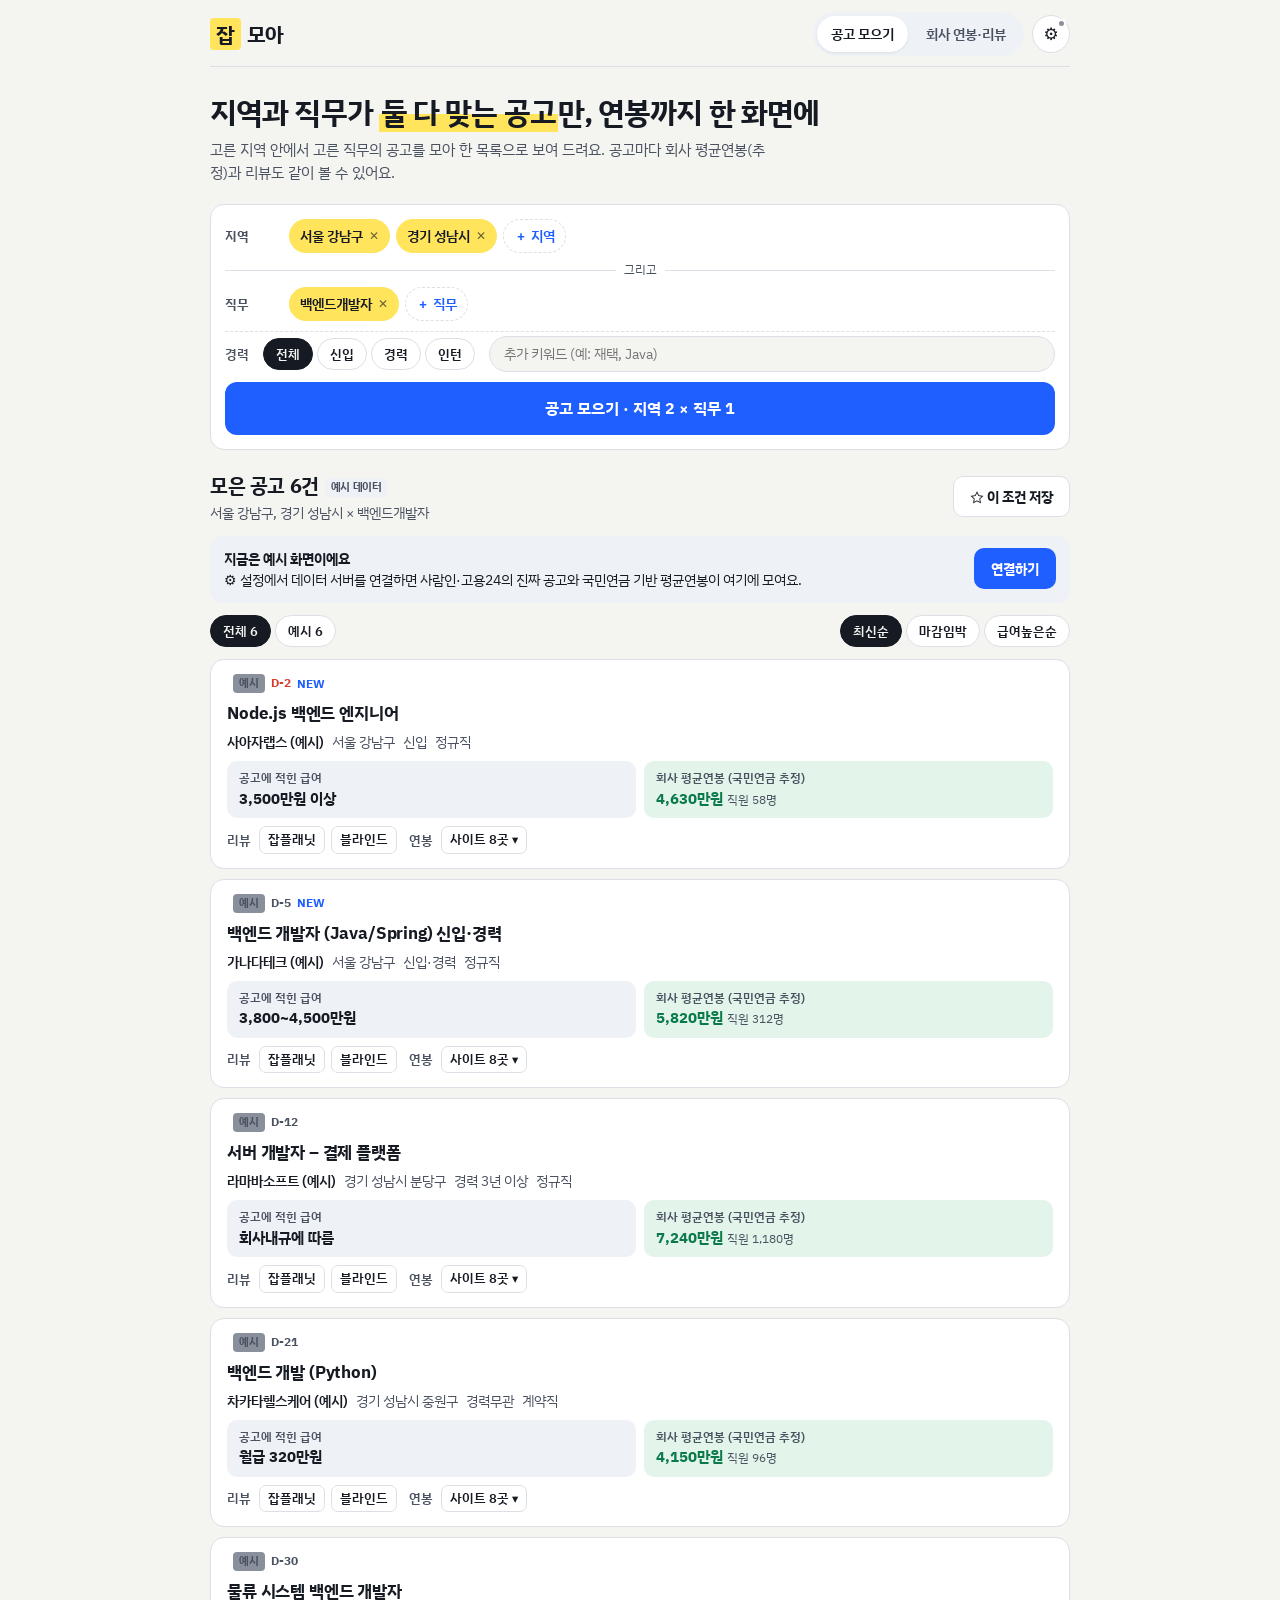
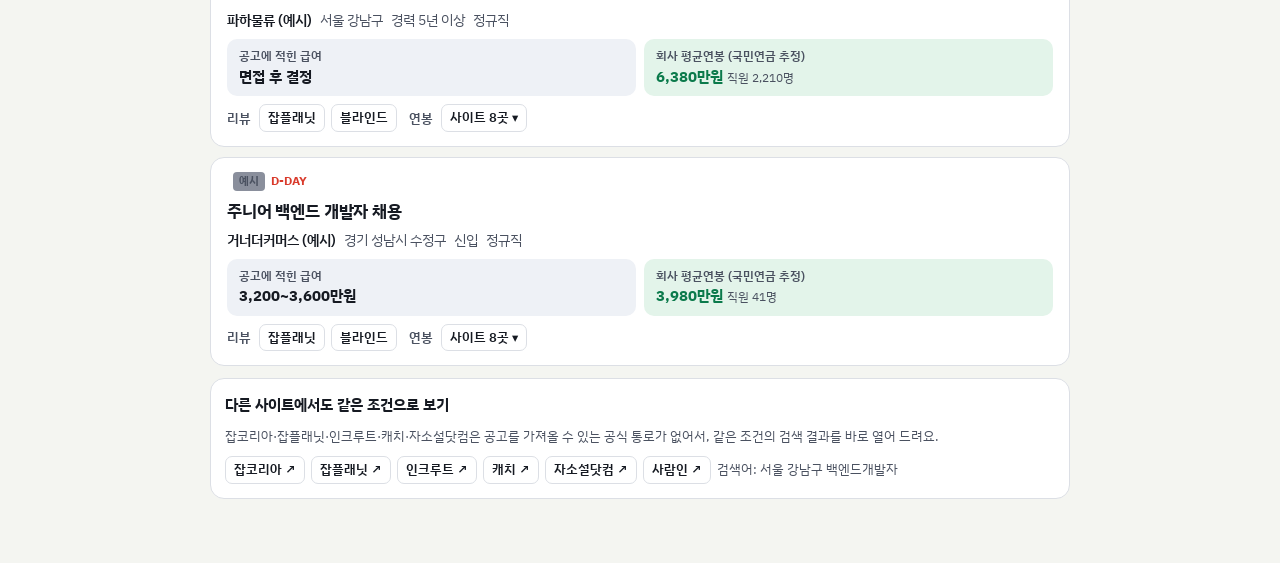
<file: jobmoa.html>
<!doctype html>
<html lang="ko">
<head>
<meta charset="utf-8">
<meta name="viewport" content="width=device-width, initial-scale=1, viewport-fit=cover">
<meta name="theme-color" content="#f4f5f1">
<title>잡모아</title>
<link rel="preconnect" href="https://fonts.googleapis.com">
<link rel="preconnect" href="https://fonts.gstatic.com" crossorigin>
<link rel="stylesheet" href="https://fonts.googleapis.com/css2?family=IBM+Plex+Sans+KR:wght@400;500;600;700&display=swap">
<!-- iOS 홈 화면 웹앱 -->
<meta name="apple-mobile-web-app-capable" content="yes">
<meta name="apple-mobile-web-app-status-bar-style" content="default">
<meta name="apple-mobile-web-app-title" content="잡모아">
<link rel="apple-touch-icon" href="jobmoa_icon.png">
<link rel="icon" type="image/png" href="jobmoa_icon.png">
<style>
/* 레이아웃: 이력서 종이 + 형광펜 — 위: 지역×직무 조건 한 장 / 아래: 모은 공고 한 줄 목록(급여·회사 평균연봉 같이) */
:root {
  --paper: #f4f5f1;
  --sheet: #ffffff;
  --ink: #161a22;
  --ink-2: #4a5160;
  --rule: #dcdfe5;
  --pen: #1f5eff;
  --pen-ink: #ffffff;
  --marker: #ffe45c;
  --marker-ink: #161a22;
  --soft: #eef1f6;
  --money: #0b7a4b;
  --money-bg: #e3f4ea;
  --hot: #d93a2b;
  --src-saramin: #1f6bf0;
  --src-work24: #0a8a74;
  --src-example: #8a8f9c;
  --font: "IBM Plex Sans KR", "Apple SD Gothic Neo", "Malgun Gothic", system-ui, sans-serif;
  --r: 14px;
}
@media (prefers-color-scheme: dark) {
  :root:not([data-theme="light"]) {
    --paper: #0f1115; --sheet: #181b22; --ink: #eceef3; --ink-2: #a3a9b7; --rule: #2b303b;
    --pen: #6f97ff; --pen-ink: #0f1115; --marker: #f5d63d; --marker-ink: #161a22; --soft: #20242d;
    --money: #52d494; --money-bg: #15291f; --hot: #ff7a6b; --src-saramin: #6f9dff; --src-work24: #3cc9ad; --src-example: #8b91a0;
    color-scheme: dark;
  }
}
:root[data-theme="dark"] {
  --paper: #0f1115; --sheet: #181b22; --ink: #eceef3; --ink-2: #a3a9b7; --rule: #2b303b;
  --pen: #6f97ff; --pen-ink: #0f1115; --marker: #f5d63d; --marker-ink: #161a22; --soft: #20242d;
  --money: #52d494; --money-bg: #15291f; --hot: #ff7a6b; --src-saramin: #6f9dff; --src-work24: #3cc9ad; --src-example: #8b91a0;
  color-scheme: dark;
}
* { box-sizing: border-box; }
[hidden] { display: none !important; }
body {
  background: var(--paper); color: var(--ink); font-family: var(--font); font-size: 15px; line-height: 1.55;
  padding-left: max(16px, env(safe-area-inset-left, 0px));
  padding-right: max(16px, env(safe-area-inset-right, 0px));
  padding-block: 0 64px;
}
body::before { content: ""; position: fixed; inset: 0 0 auto; height: env(safe-area-inset-top, 0px); z-index: 10; background: var(--paper); }
button { font: inherit; color: inherit; }
a { color: inherit; }
:focus-visible { outline: 2px solid var(--pen); outline-offset: 2px; }
.wrap { max-width: 860px; width: 100%; margin: 0 auto; display: flex; flex-direction: column; gap: 20px; }

/* 상단 */
.top { position: sticky; top: env(safe-area-inset-top, 0px); z-index: 5; background: var(--paper); padding-block: 12px 10px; display: flex; flex-wrap: wrap; gap: 10px; align-items: center; justify-content: space-between; border-bottom: 1px solid var(--rule); }
.logo { display: flex; align-items: center; gap: 6px; font-weight: 700; font-size: 21px; letter-spacing: -0.02em; text-decoration: none; }
.logo mark { background: var(--marker); color: var(--marker-ink); padding: 0 6px; border-radius: 4px; }
.top-r { display: flex; gap: 8px; align-items: center; }
.tabs { display: flex; gap: 4px; background: var(--soft); padding: 4px; border-radius: 999px; }
.tabs a { text-decoration: none; padding: 7px 14px; border-radius: 999px; font-weight: 600; font-size: 14px; color: var(--ink-2); white-space: nowrap; }
.tabs a[aria-current="page"] { background: var(--sheet); color: var(--ink); box-shadow: 0 1px 3px rgba(0,0,0,.08); }
.gear { position: relative; width: 38px; height: 38px; border-radius: 50%; border: 1px solid var(--rule); background: var(--sheet); cursor: pointer; font-size: 17px; }
.gear .led { position: absolute; top: 3px; right: 3px; width: 9px; height: 9px; border-radius: 50%; background: var(--src-example); border: 2px solid var(--sheet); }
.gear .led.on { background: var(--money); }

.intro h1 { font-size: clamp(22px, 4.2vw, 30px); line-height: 1.3; margin: 6px 0 6px; letter-spacing: -0.03em; text-wrap: balance; }
.intro h1 mark { background: linear-gradient(transparent 55%, var(--marker) 55%); color: inherit; padding: 0 2px; }
.intro p { margin: 0; color: var(--ink-2); max-width: 62ch; }
.sheet { background: var(--sheet); border: 1px solid var(--rule); border-radius: var(--r); }

/* 조건 한 장 */
.cond { padding: 14px; display: flex; flex-direction: column; gap: 10px; }
.tray { display: grid; grid-template-columns: 54px 1fr; gap: 8px 10px; align-items: start; }
.tray > b { font-size: 13px; color: var(--ink-2); padding-top: 7px; }
.tray .x-sign { grid-column: 1 / -1; font-size: 12px; color: var(--ink-2); display: flex; align-items: center; gap: 8px; }
.tray .x-sign::before, .tray .x-sign::after { content: ""; flex: 1; height: 1px; background: var(--rule); }
.chips { display: flex; flex-wrap: wrap; gap: 6px; min-width: 0; }
.chip { display: inline-flex; align-items: center; gap: 4px; border: 1px solid var(--rule); background: var(--sheet); border-radius: 999px; padding: 5px 10px; font-size: 14px; font-weight: 600; cursor: pointer; }
.chip.on { background: var(--marker); color: var(--marker-ink); border-color: transparent; }
.chip.add { color: var(--pen); border-style: dashed; }
.chip .rm { border: 0; background: none; padding: 0 0 0 2px; cursor: pointer; font-size: 12px; opacity: .65; }
.opts { display: flex; flex-wrap: wrap; gap: 8px 14px; align-items: center; padding-top: 4px; border-top: 1px dashed var(--rule); }
.seg { display: flex; gap: 4px; flex-wrap: wrap; }
.seg button { border: 1px solid var(--rule); background: var(--sheet); border-radius: 999px; padding: 5px 12px; font-size: 13px; font-weight: 600; cursor: pointer; }
.seg button[aria-pressed="true"] { background: var(--ink); color: var(--paper); border-color: var(--ink); }
.opts label { font-size: 13px; color: var(--ink-2); font-weight: 600; }
.kw { flex: 1; min-width: 150px; border: 1px solid var(--rule); background: var(--paper); border-radius: 999px; padding: 6px 14px; font: inherit; font-size: 14px; color: var(--ink); }
.go-big { width: 100%; border: 0; border-radius: 12px; padding: 14px; background: var(--pen); color: var(--pen-ink); font-weight: 700; font-size: 16px; cursor: pointer; }
.go-big:disabled { opacity: .5; cursor: not-allowed; }

/* 2단 메뉴 */
.panel { border-top: 1px solid var(--rule); padding: 12px 14px 14px; display: flex; flex-direction: column; gap: 10px; }
.panel-head { display: flex; justify-content: space-between; align-items: center; gap: 8px; flex-wrap: wrap; }
.panel-head .count { font-size: 13px; color: var(--ink-2); font-variant-numeric: tabular-nums; }
.cols { display: grid; grid-template-columns: minmax(104px, 0.8fr) 2fr; height: 300px; border: 1px solid var(--rule); border-radius: 10px; overflow: hidden; }
.col { overflow-y: auto; min-width: 0; }
.col.l { background: var(--soft); border-right: 1px solid var(--rule); }
.col.l button { display: flex; justify-content: space-between; align-items: center; width: 100%; text-align: left; padding: 10px 12px; border: 0; background: none; cursor: pointer; font-size: 14px; gap: 6px; }
.col.l button[aria-current="true"] { background: var(--sheet); font-weight: 700; color: var(--pen); }
.col.l .dot { width: 7px; height: 7px; border-radius: 50%; background: var(--pen); flex: none; }
.col.r { padding: 10px; display: flex; flex-wrap: wrap; align-content: flex-start; gap: 6px; }
.opt { border: 1px solid var(--rule); background: var(--sheet); border-radius: 8px; padding: 6px 10px; font-size: 14px; cursor: pointer; }
.opt[aria-pressed="true"] { background: var(--marker); color: var(--marker-ink); border-color: transparent; font-weight: 700; }
.opt.all { font-weight: 600; }
.panel-foot { display: flex; justify-content: flex-end; gap: 8px; }
.btn { border: 1px solid var(--rule); background: var(--sheet); border-radius: 10px; padding: 9px 16px; font-weight: 700; cursor: pointer; font-size: 14px; text-decoration: none; display: inline-flex; align-items: center; justify-content: center; }
.btn.primary { background: var(--pen); color: var(--pen-ink); border-color: transparent; }

.saved { display: flex; flex-wrap: wrap; gap: 6px; align-items: center; }
.saved > span { font-size: 13px; color: var(--ink-2); font-weight: 600; margin-right: 4px; }

/* 결과 */
.res-head { display: flex; flex-wrap: wrap; gap: 10px; justify-content: space-between; align-items: center; }
.res-head h2 { margin: 0; font-size: 20px; letter-spacing: -0.02em; font-variant-numeric: tabular-nums; }
.res-head p { margin: 2px 0 0; color: var(--ink-2); font-size: 13.5px; }
.filters { display: flex; flex-wrap: wrap; gap: 8px; justify-content: space-between; align-items: center; }
.banner { border-radius: 12px; padding: 12px 14px; font-size: 14px; display: flex; gap: 10px; align-items: flex-start; flex-wrap: wrap; background: var(--soft); }
.banner b { display: block; }
.banner .btn { margin-left: auto; }
.banner.err { background: color-mix(in srgb, var(--hot) 12%, var(--sheet)); }

.list { display: flex; flex-direction: column; gap: 10px; }
.post { padding: 14px 16px; display: flex; flex-direction: column; gap: 8px; min-width: 0; }
.post-top { display: flex; gap: 6px; align-items: center; flex-wrap: wrap; }
.src { font-size: 11.5px; font-weight: 700; padding: 1px 7px; border-radius: 5px; color: #fff; }
.src.saramin { background: var(--src-saramin); }
.src.work24 { background: var(--src-work24); }
.src.example { background: var(--src-example); }
.dday { font-size: 12px; font-weight: 700; color: var(--ink-2); font-variant-numeric: tabular-nums; }
.dday.hot { color: var(--hot); }
.new { font-size: 11.5px; font-weight: 700; color: var(--pen); }
.post-title { font-size: 16.5px; font-weight: 700; line-height: 1.4; text-decoration: none; letter-spacing: -0.01em; }
.post-title:hover { text-decoration: underline; }
.post-meta { font-size: 13.5px; color: var(--ink-2); display: flex; flex-wrap: wrap; gap: 2px 8px; }
.post-meta .co { color: var(--ink); font-weight: 600; }
.money { display: grid; grid-template-columns: 1fr 1fr; gap: 8px; }
@media (max-width: 480px) { .money { grid-template-columns: 1fr; } }
.money > div { background: var(--soft); border-radius: 10px; padding: 8px 12px; min-width: 0; }
.money > div.est { background: var(--money-bg); }
.money small { display: block; font-size: 11.5px; color: var(--ink-2); font-weight: 600; }
.money b { font-size: 15px; font-variant-numeric: tabular-nums; }
.money .est b { color: var(--money); }
.money .est span { font-size: 12px; color: var(--ink-2); margin-left: 4px; }
.post-links { display: flex; flex-wrap: wrap; gap: 6px; align-items: center; font-size: 13px; }
.post-links > span { color: var(--ink-2); font-weight: 600; margin-right: 2px; }
.lnk { text-decoration: none; border: 1px solid var(--rule); border-radius: 7px; padding: 3px 8px; font-size: 12.5px; font-weight: 600; background: var(--sheet); cursor: pointer; }
.salmore { display: flex; flex-wrap: wrap; gap: 6px; }
.more-btn { align-self: center; }
.skeleton { height: 150px; border-radius: var(--r); background: linear-gradient(90deg, var(--soft), var(--sheet), var(--soft)); background-size: 200% 100%; animation: shimmer 1.2s infinite; }
@keyframes shimmer { to { background-position: -200% 0; } }

.others { padding: 14px; display: flex; flex-direction: column; gap: 10px; }
.others h3 { margin: 0; font-size: 15px; }
.others p { margin: 0; font-size: 13px; color: var(--ink-2); }
.site-row { display: flex; flex-wrap: wrap; gap: 6px; }
.badge { flex: none; width: 36px; height: 36px; border-radius: 10px; display: grid; place-items: center; color: #fff; font-weight: 700; font-size: 13px; letter-spacing: -0.02em; }

/* 회사 */
.cform { display: flex; gap: 8px; padding: 14px; flex-wrap: wrap; }
.cform input { flex: 1; min-width: 180px; font: inherit; font-size: 16px; padding: 11px 14px; border: 1px solid var(--rule); border-radius: 10px; background: var(--paper); color: var(--ink); }
.quick { display: flex; flex-wrap: wrap; gap: 6px; padding: 0 14px 14px; align-items: center; }
.quick > span { font-size: 13px; color: var(--ink-2); margin-right: 2px; }
.estcard { padding: 18px; display: flex; flex-direction: column; gap: 6px; }
.estcard small { color: var(--ink-2); font-weight: 600; font-size: 13px; }
.estcard .big { font-size: clamp(30px, 7vw, 40px); font-weight: 700; color: var(--money); letter-spacing: -0.02em; font-variant-numeric: tabular-nums; line-height: 1.2; }
.estcard .facts { display: flex; flex-wrap: wrap; gap: 4px 14px; font-size: 13.5px; color: var(--ink-2); }
.estcard p { margin: 4px 0 0; font-size: 12.5px; color: var(--ink-2); }
.group-title { margin: 0; font-size: 18px; letter-spacing: -0.02em; }
.group-title small { display: block; font-size: 13px; color: var(--ink-2); font-weight: 400; }
.clist { display: flex; flex-direction: column; }
.crow { display: flex; align-items: center; gap: 10px; padding: 12px 14px; flex-wrap: wrap; }
.clist .crow + .crow { border-top: 1px solid var(--rule); }
.crow .info { flex: 1; min-width: 150px; }
.crow .info b { display: block; }
.crow .info small { color: var(--ink-2); font-size: 13px; }
.crow .acts { display: flex; gap: 6px; }
.go { flex: none; text-decoration: none; font-weight: 700; font-size: 13px; padding: 6px 10px; border-radius: 8px; background: var(--pen); color: var(--pen-ink); }
.alt { flex: none; text-decoration: none; font-size: 12.5px; padding: 6px 8px; border-radius: 8px; color: var(--ink-2); border: 1px solid var(--rule); }
.example { display: inline-block; font-size: 11px; font-weight: 700; background: var(--soft); color: var(--ink-2); border-radius: 4px; padding: 1px 6px; margin-left: 6px; vertical-align: middle; white-space: nowrap; }
.note { font-size: 13px; color: var(--ink-2); background: var(--soft); border-radius: 10px; padding: 12px 14px; display: flex; flex-direction: column; gap: 4px; }
.note b { color: var(--ink); }

/* 설정 */
dialog { border: 0; padding: 0; border-radius: 16px; background: var(--sheet); color: var(--ink); width: min(520px, calc(100vw - 32px)); max-height: calc(100vh - 48px); }
dialog::backdrop { background: rgba(10,12,18,.45); }
.dlg { padding: 18px; display: flex; flex-direction: column; gap: 12px; }
.dlg h3 { margin: 0; font-size: 18px; }
.dlg p { margin: 0; font-size: 13.5px; color: var(--ink-2); }
.dlg input { font: inherit; font-size: 15px; padding: 10px 12px; border: 1px solid var(--rule); border-radius: 10px; background: var(--paper); color: var(--ink); width: 100%; }
.status { display: flex; flex-direction: column; gap: 4px; font-size: 14px; }
.dlg ol { margin: 0; padding-left: 20px; font-size: 13.5px; color: var(--ink-2); display: flex; flex-direction: column; gap: 4px; }
.dlg details summary { cursor: pointer; font-weight: 700; font-size: 14px; }
.toast { position: fixed; left: 50%; transform: translateX(-50%); bottom: calc(20px + env(safe-area-inset-bottom, 0px)); background: var(--ink); color: var(--paper); padding: 9px 16px; border-radius: 999px; font-weight: 600; font-size: 14px; z-index: 20; max-width: calc(100vw - 32px); text-align: center; }
@media (prefers-reduced-motion: reduce) { .skeleton { animation: none; } }
</style>
<style>body{margin:0}[hidden]{display:none!important}</style>
</head>
<body>

<div class="wrap">
  <header class="top">
    <a class="logo" href="#jobs"><mark>잡</mark>모아</a>
    <div class="top-r">
      <nav class="tabs" aria-label="메뉴">
        <a href="#jobs" id="tabJobs">공고 모으기</a>
        <a href="#company" id="tabCompany">회사 연봉·리뷰</a>
      </nav>
      <button class="gear" id="btnSettings" type="button" aria-label="데이터 연결 설정">⚙<span class="led" id="led"></span></button>
    </div>
  </header>

  <!-- 공고 모으기 -->
  <main id="viewJobs" class="wrap">
    <div class="intro">
      <h1>지역과 직무가 <mark>둘 다 맞는 공고</mark>만, 연봉까지 한 화면에</h1>
      <p>고른 지역 안에서 고른 직무의 공고를 모아 한 목록으로 보여 드려요. 공고마다 회사 평균연봉(추정)과 리뷰도 같이 볼 수 있어요.</p>
    </div>

    <div id="savedBar" class="saved" hidden></div>

    <section class="sheet" aria-label="검색 조건">
      <div class="cond">
        <div class="tray">
          <b>지역</b><div class="chips" id="regionChips"></div>
          <div class="x-sign">그리고</div>
          <b>직무</b><div class="chips" id="jobChips"></div>
        </div>
        <div class="opts">
          <label>경력</label>
          <div class="seg" id="expSeg">
            <button type="button" data-v="" aria-pressed="true">전체</button>
            <button type="button" data-v="신입" aria-pressed="false">신입</button>
            <button type="button" data-v="경력" aria-pressed="false">경력</button>
            <button type="button" data-v="인턴" aria-pressed="false">인턴</button>
          </div>
          <input class="kw" id="kw" type="text" placeholder="추가 키워드 (예: 재택, Java)" autocomplete="off">
        </div>
        <button class="go-big" id="btnCollect" type="button">공고 모으기</button>
      </div>

      <div class="panel" id="panel" hidden>
        <div class="panel-head">
          <div class="seg" id="panelSeg">
            <button type="button" data-p="region" aria-pressed="true">지역 고르기</button>
            <button type="button" data-p="job" aria-pressed="false">직무 고르기</button>
          </div>
          <span class="count" id="panelCount"></span>
        </div>
        <div class="cols">
          <div class="col l" id="colL"></div>
          <div class="col r" id="colR"></div>
        </div>
        <div class="panel-foot">
          <button class="btn" id="btnReset" type="button">이쪽 초기화</button>
          <button class="btn primary" id="btnDone" type="button">다 골랐어요</button>
        </div>
      </div>
    </section>

    <section class="wrap" style="gap:12px" aria-label="모은 공고">
      <div class="res-head">
        <div>
          <h2 id="resTitle"></h2>
          <p id="resSub"></p>
        </div>
        <button class="btn" id="btnSave" type="button">☆ 이 조건 저장</button>
      </div>
      <div id="banner"></div>
      <div class="filters" id="filters">
        <div class="seg" id="srcSeg"></div>
        <div class="seg" id="sortSeg">
          <button type="button" data-s="new" aria-pressed="true">최신순</button>
          <button type="button" data-s="due" aria-pressed="false">마감임박</button>
          <button type="button" data-s="pay" aria-pressed="false">급여높은순</button>
        </div>
      </div>
      <div class="list" id="list"></div>
      <button class="btn more-btn" id="btnMore" type="button" hidden>더 보기</button>

      <div class="sheet others">
        <h3>다른 사이트에서도 같은 조건으로 보기</h3>
        <p>잡코리아·잡플래닛·인크루트·캐치·자소설닷컴은 공고를 가져올 수 있는 공식 통로가 없어서, 같은 조건의 검색 결과를 바로 열어 드려요.</p>
        <div class="site-row" id="otherSites"></div>
      </div>
    </section>
  </main>

  <!-- 회사 -->
  <main id="viewCompany" class="wrap" hidden>
    <div class="intro">
      <h1>회사 이름 하나로 <mark>평균연봉과 리뷰</mark>를</h1>
      <p>국민연금 가입 정보로 평균연봉을 추정해서 바로 보여 드리고, 리뷰·연봉 사이트도 한 번에 열 수 있어요.</p>
    </div>
    <section class="sheet" aria-label="회사 검색">
      <form class="cform" id="cform">
        <input id="company" type="search" placeholder="회사 이름 (예: 카카오)" autocomplete="off" enterkeyhint="search">
        <button class="btn primary" type="submit">찾기</button>
      </form>
      <div class="quick" id="quick"></div>
    </section>
    <section class="sheet estcard" id="estCard" aria-live="polite"></section>
    <section class="wrap" style="gap:10px" aria-labelledby="revTitle">
      <h2 class="group-title" id="revTitle"></h2>
      <div class="sheet clist" id="revList"></div>
    </section>
    <section class="wrap" style="gap:10px" aria-labelledby="salTitle">
      <h2 class="group-title" id="salTitle"></h2>
      <div class="sheet clist" id="salList"></div>
    </section>
    <div class="note">
      <b>알아두면 좋아요</b>
      <span>추정 평균연봉은 국민연금 고지금액으로 계산한 '전체 직원 평균'이에요. 신입 초봉과는 다르고, 소득 상한 때문에 연봉이 높은 회사는 실제보다 낮게 나와요.</span>
      <span>잡플래닛·블라인드는 로그인해야 리뷰 전체가 보여요.</span>
    </div>
  </main>
</div>

<dialog id="dlg">
  <form method="dialog" class="dlg" id="dlgForm">
    <h3>데이터 연결</h3>
    <p>진짜 공고와 연봉을 모으려면 '잡모아 데이터 서버' 주소가 필요해요. 처음 한 번만 만들면 돼요.</p>
    <label for="serverUrl" style="font-weight:700;font-size:14px">데이터 서버 주소</label>
    <input id="serverUrl" type="url" inputmode="url" placeholder="https://jobmoa.내이름.workers.dev" autocomplete="off">
    <div class="status" id="dlgStatus"></div>
    <details>
      <summary>서버 만드는 법 (컴퓨터에서 20분)</summary>
      <ol>
        <li>사람인 오픈API(oapi.saramin.co.kr)에서 이용 신청 → 승인되면 access-key를 받아요.</li>
        <li>공공데이터포털(data.go.kr)에서 '국민연금공단_국민연금 가입 사업장 내역' 활용신청 → 일반 인증키(Decoding)를 복사해요.</li>
        <li>(선택) 고용24(work24.go.kr) 오픈API에서 채용정보 인증키를 신청해요.</li>
        <li>Cloudflare에 가입 → Workers 만들기 → 받은 worker.js 코드를 붙여 넣고 배포해요.</li>
        <li>Worker 설정 → 변수(Secret)에 SARAMIN_KEY, DATA_GO_KR_KEY, WORK24_KEY를 넣어요.</li>
        <li>나온 주소(…workers.dev)를 위 칸에 붙여 넣고 '연결 확인'을 눌러요.</li>
      </ol>
    </details>
    <div class="panel-foot">
      <button class="btn" value="cancel" type="submit">닫기</button>
      <button class="btn" id="btnTest" type="button">연결 확인</button>
      <button class="btn primary" id="btnSaveUrl" type="button">저장</button>
    </div>
  </form>
</dialog>
<div class="toast" id="toast" hidden></div>

<script>
// ===================== 사이트 정보 =====================
// 검색 주소가 바뀌면 여기만 고치면 됩니다.
const e = encodeURIComponent;
const google = (domain, q) => `https://www.google.com/search?q=${e(`site:${domain} ${q}`)}`;
const SITES = {
  jobkorea: { name: '잡코리아', abbr: 'JK', color: '#2c5cf0', domain: 'jobkorea.co.kr', home: 'https://www.jobkorea.co.kr',
    jobs: (q) => `https://www.jobkorea.co.kr/Search/?stext=${e(q)}`,
    company: (n) => `https://www.jobkorea.co.kr/Search/?stext=${e(n)}&tabType=corp`,
    jobDesc: '국내 최대급 공고 수', salDesc: '기업정보의 연봉·평균연봉' },
  saramin: { name: '사람인', abbr: '사람', color: '#1f6bf0', domain: 'saramin.co.kr', home: 'https://www.saramin.co.kr',
    jobs: (q) => `https://www.saramin.co.kr/zf_user/search/recruit?searchword=${e(q)}`,
    company: (n) => `https://www.saramin.co.kr/zf_user/search/company?searchword=${e(n)}`,
    jobDesc: '공고 수 많고 필터가 자세함', salDesc: '기업정보의 평균연봉·신입 연봉' },
  jobplanet: { name: '잡플래닛', abbr: 'JP', color: '#00a37a', domain: 'jobplanet.co.kr', home: 'https://www.jobplanet.co.kr',
    jobs: (q) => `https://www.jobplanet.co.kr/search?query=${e(q)}`,
    company: (n) => `https://www.jobplanet.co.kr/search?query=${e(n)}`,
    jobDesc: '공고와 회사 평점을 함께', salDesc: '직원 제보 연봉·직급별', revDesc: '별점·장단점·면접 후기' },
  incruit: { name: '인크루트', abbr: 'IN', color: '#e9433b', domain: 'incruit.com', home: 'https://www.incruit.com',
    jobs: (q) => `https://search.incruit.com/list/search.asp?col=job&kw=${e(q)}`,
    company: (n) => `https://search.incruit.com/list/search.asp?col=all&kw=${e(n)}`,
    jobDesc: '대기업·공기업 공채 강점', salDesc: '기업 연봉 정보' },
  catch: { name: '캐치', abbr: 'CA', color: '#7b4dff', domain: 'catch.co.kr', home: 'https://www.catch.co.kr',
    jobs: (q) => `https://www.catch.co.kr/Search/SearchList?Keyword=${e(q)}`,
    company: (n) => `https://www.catch.co.kr/Search/SearchList?Keyword=${e(n)}`,
    jobDesc: '대기업·중견기업 신입·인턴', salDesc: '기업 연봉·초봉 정보' },
  jasoseol: { name: '자소설닷컴', abbr: '자소', color: '#ff7a1a', domain: 'jasoseol.com', home: 'https://jasoseol.com',
    jobs: (q) => `https://jasoseol.com/search?keyword=${e(q)}`,
    company: (n) => `https://jasoseol.com/search?keyword=${e(n)}`,
    jobDesc: '공채 달력·자기소개서 문항', salDesc: '기업 연봉 정보' },
  blind: { name: '블라인드', abbr: 'BL', color: '#e2213f', domain: 'teamblind.com', home: 'https://www.teamblind.com/kr/',
    company: (n) => `https://www.teamblind.com/kr/search/${e(n)}`,
    salDesc: '현직자 연봉 제보·연봉 글', revDesc: '회사 이메일 인증 현직자 평점·리뷰' },
  jobbrain: { name: '잡브레인', abbr: 'JB', color: '#3a8f2e', domain: 'jobbrain.co.kr', home: 'https://www.jobbrain.co.kr',
    company: null, salDesc: '연봉 정보' },
};
const JOB_SITES = ['jobkorea', 'saramin', 'jobplanet', 'incruit', 'catch', 'jasoseol'];
const REVIEW_SITES = ['jobplanet', 'blind'];
const SALARY_SITES = ['blind', 'jobkorea', 'jobplanet', 'incruit', 'catch', 'saramin', 'jasoseol', 'jobbrain'];

// ===================== 지역 (잡코리아 지역 메뉴 구성 참고) =====================
const REGIONS = [
  ['전국', ''],
  ['서울', '강남구 강동구 강북구 강서구 관악구 광진구 구로구 금천구 노원구 도봉구 동대문구 동작구 마포구 서대문구 서초구 성동구 성북구 송파구 양천구 영등포구 용산구 은평구 종로구 중구 중랑구'],
  ['경기', '수원시 성남시 고양시 용인시 부천시 안산시 안양시 남양주시 화성시 평택시 의정부시 시흥시 파주시 김포시 광명시 광주시 군포시 하남시 오산시 이천시 안성시 의왕시 양주시 구리시 포천시 여주시 동두천시 과천시 가평군 양평군 연천군'],
  ['인천', '중구 동구 미추홀구 연수구 남동구 부평구 계양구 서구 강화군 옹진군'],
  ['부산', '중구 서구 동구 영도구 부산진구 동래구 남구 북구 해운대구 사하구 금정구 강서구 연제구 수영구 사상구 기장군'],
  ['대구', '중구 동구 서구 남구 북구 수성구 달서구 달성군 군위군'],
  ['광주', '동구 서구 남구 북구 광산구'],
  ['대전', '동구 중구 서구 유성구 대덕구'],
  ['울산', '중구 남구 동구 북구 울주군'],
  ['세종', ''],
  ['강원', '춘천시 원주시 강릉시 동해시 태백시 속초시 삼척시 홍천군 횡성군 영월군 평창군 정선군 철원군 화천군 양구군 인제군 고성군 양양군'],
  ['충북', '청주시 충주시 제천시 보은군 옥천군 영동군 증평군 진천군 괴산군 음성군 단양군'],
  ['충남', '천안시 공주시 보령시 아산시 서산시 논산시 계룡시 당진시 금산군 부여군 서천군 청양군 홍성군 예산군 태안군'],
  ['전북', '전주시 군산시 익산시 정읍시 남원시 김제시 완주군 진안군 무주군 장수군 임실군 순창군 고창군 부안군'],
  ['전남', '목포시 여수시 순천시 나주시 광양시 담양군 곡성군 구례군 고흥군 보성군 화순군 장흥군 강진군 해남군 영암군 무안군 함평군 영광군 장성군 완도군 진도군 신안군'],
  ['경북', '포항시 경주시 김천시 안동시 구미시 영주시 영천시 상주시 문경시 경산시 의성군 청송군 영양군 영덕군 청도군 고령군 성주군 칠곡군 예천군 봉화군 울진군 울릉군'],
  ['경남', '창원시 진주시 통영시 사천시 김해시 밀양시 거제시 양산시 의령군 함안군 창녕군 고성군 남해군 하동군 산청군 함양군 거창군 합천군'],
  ['제주', '제주시 서귀포시'],
  ['해외', ''],
].map(([name, subs]) => ({ name, subs: subs ? subs.split(' ') : [] }));

// ===================== 직무 (잡코리아 직무 메뉴 구성 참고) =====================
const JOBS = [
  ['기획·전략', '기획', '경영기획 사업기획 전략기획 서비스기획 상품기획 사업개발 경영컨설팅 신사업기획 PM PO ESG 해외사업'],
  ['마케팅·홍보·조사', '마케팅', '퍼포먼스마케팅 디지털마케팅 브랜드마케팅 콘텐츠마케팅 마케팅기획 광고기획 홍보PR 바이럴마케팅 CRM마케팅 그로스마케팅 SNS마케팅 시장조사'],
  ['회계·세무·재무', '회계', '회계 세무 재무 경리 자금 IR 원가관리 결산 감사 내부통제'],
  ['인사·노무·HRD', '인사', '인사 채용 HRD 교육담당 노무 급여 조직문화 평가보상 HRM'],
  ['총무·법무·사무', '사무', '총무 법무 사무보조 비서 사무행정 문서관리 컴플라이언스 특허 데이터입력 안내데스크'],
  ['IT개발·데이터', '개발', '백엔드개발자 프론트엔드개발자 웹개발자 앱개발자 안드로이드개발자 iOS개발자 풀스택개발자 게임개발자 데이터엔지니어 데이터분석가 데이터사이언티스트 AI엔지니어 머신러닝엔지니어 DevOps 클라우드엔지니어 시스템엔지니어 네트워크엔지니어 보안엔지니어 DBA QA 임베디드개발자 기술지원'],
  ['디자인', '디자인', 'UI디자이너 UX디자이너 웹디자이너 그래픽디자이너 영상디자이너 BX디자이너 제품디자이너 산업디자이너 패션디자이너 인테리어디자이너 편집디자이너 3D디자이너 일러스트레이터'],
  ['영업·판매·무역', '영업', '기업영업 기술영업 해외영업 법인영업 영업관리 영업지원 매장판매 무역사무 수출입 제약영업 부동산영업'],
  ['고객상담·TM', '고객상담', '고객상담 CS 콜센터 텔레마케터 인바운드 아웃바운드 채팅상담 VOC 고객관리'],
  ['구매·자재·물류', '물류', '구매 자재관리 물류관리 재고관리 SCM 유통관리 창고관리 입출고'],
  ['상품기획·MD', 'MD', 'MD 온라인MD 상품기획 바이어 VMD 패션MD 식품MD 상품개발'],
  ['운전·운송·배송', '운전', '택배기사 배송기사 화물운전 지게차 버스기사 수행기사 운송관리'],
  ['서비스', '서비스', '호텔 외식 바리스타 요리사 미용 웨딩 여행 승무원 경비 보안요원 리셉션'],
  ['생산', '생산', '생산관리 품질관리 생산직 공정관리 설비보전 제조 조립 검사 포장 기계조작 용접 전기기사'],
  ['건설·건축', '건설', '건축설계 건축시공 토목 현장관리 안전관리 인테리어시공 전기공사 설비 감리 공무 견적 CAD'],
  ['의료', '의료', '간호사 간호조무사 의사 약사 물리치료사 임상병리사 방사선사 치과위생사 원무 병원코디네이터 의료기기 CRA'],
  ['연구·R&D', '연구', '연구원 반도체 바이오 화학 기계설계 전자회로 소재 배터리 자동차 신약개발 식품연구 R&D기획'],
  ['교육', '교육', '학원강사 교사 교육기획 교재개발 이러닝 방과후교사 튜터 학습지교사 교육운영 보육교사'],
  ['미디어·문화·스포츠', '미디어', 'PD 영상편집 작가 기자 아나운서 크리에이터 방송스태프 공연기획 출판 사진작가 스포츠강사 큐레이터'],
  ['금융·보험', '금융', '은행 증권 자산운용 투자심사 리스크관리 보험설계사 손해사정 여신 외환 핀테크 애널리스트 펀드매니저'],
  ['공공·복지', '복지', '사회복지사 요양보호사 공무원 공공기관 상담사 직업상담사 활동지원사 NGO 보건 청소년지도사'],
].map(([name, all, subs]) => ({ name, all, subs: subs.split(' ') }));


// ===================== 상태 =====================
const MAX = 5;
const store = {
  get(k, d) { try { const v = localStorage.getItem(k); return v ? JSON.parse(v) : d; } catch { return d; } },
  set(k, v) { try { localStorage.setItem(k, JSON.stringify(v)); } catch {} },
};
const S = {
  regions: [{ sido: '서울', gu: '강남구' }, { sido: '경기', gu: '성남시' }],
  jobs: [{ cat: 'IT개발·데이터', sub: '백엔드개발자' }],
  exp: '', kw: '',
  isExample: true,
  panel: null, colRegion: '서울', colJob: 'IT개발·데이터',
  server: store.get('jm.server', ''),
  serverOk: false,
  result: null,        // { jobs, sources, errors, example }
  loading: false,
  error: '',
  src: 'all', sort: 'new', shown: 20,
  salary: {},          // 회사 이름 → 추정 결과
};
const $ = (id) => document.getElementById(id);
const esc = (s) => String(s ?? '').replace(/[&<>"']/g, (c) => ({ '&': '&amp;', '<': '&lt;', '>': '&gt;', '"': '&quot;', "'": '&#39;' }[c]));
const won = (m) => (m >= 10000 ? `${Math.floor(m / 10000)}억 ${m % 10000 ? (m % 10000).toLocaleString('ko-KR') + '만' : ''}원`.replace(' 원', '원') : `${Math.round(m).toLocaleString('ko-KR')}만원`);
function toast(msg) {
  const t = $('toast');
  t.textContent = msg; t.hidden = false;
  clearTimeout(toast.h); toast.h = setTimeout(() => (t.hidden = true), 2600);
}

const regionLabel = (r) => (r.gu ? `${r.sido} ${r.gu}` : r.sido === '전국' ? '전국' : `${r.sido} 전체`);
const regionTerm = (r) => (r.sido === '전국' ? '' : r.gu ? `${r.sido} ${r.gu}` : r.sido);
const jobLabel = (j) => j.sub || `${j.cat} 전체`;
const jobTerm = (j) => j.sub || JOBS.find((c) => c.name === j.cat)?.all || j.cat;

// ===================== 예시 데이터 (서버 연결 전 화면 미리보기용) =====================
const DAY = 86400000;
const EXAMPLE = [
  ['가나다테크', '백엔드 개발자 (Java/Spring) 신입·경력', '서울 강남구', '신입·경력', '정규직', '3,800~4,500만원', 4100, 5, 1, 5820, 312],
  ['라마바소프트', '서버 개발자 – 결제 플랫폼', '경기 성남시 분당구', '경력 3년 이상', '정규직', '회사내규에 따름', null, 12, 2, 7240, 1180],
  ['사아자랩스', 'Node.js 백엔드 엔지니어', '서울 강남구', '신입', '정규직', '3,500만원 이상', 3500, 2, 0, 4630, 58],
  ['차카타헬스케어', '백엔드 개발 (Python)', '경기 성남시 중원구', '경력무관', '계약직', '월급 320만원', 3840, 21, 3, 4150, 96],
  ['파하물류', '물류 시스템 백엔드 개발자', '서울 강남구', '경력 5년 이상', '정규직', '면접 후 결정', null, 30, 4, 6380, 2210],
  ['거너더커머스', '주니어 백엔드 개발자 채용', '경기 성남시 수정구', '신입', '정규직', '3,200~3,600만원', 3200, 0, 6, 3980, 41],
].map(([company, title, location, career, type, salary, salaryMin, dueIn, ago, avg, members], i) => ({
  id: 'ex' + i, source: 'example', title, company: `${company} (예시)`, url: '#', location, career, type, salary, salaryMin,
  posted: Date.now() - ago * DAY, deadline: Date.now() + dueIn * DAY, deadlineText: '', exAvg: avg, exMembers: members,
}));

// ===================== 조건 칩 =====================
function renderTray() {
  $('regionChips').innerHTML = S.regions.map((r, i) =>
    `<span class="chip on">${esc(regionLabel(r))}<button type="button" class="rm" data-rmr="${i}" aria-label="${esc(regionLabel(r))} 빼기">✕</button></span>`).join('') +
    `<button type="button" class="chip add" data-open="region">＋ 지역</button>`;
  $('jobChips').innerHTML = S.jobs.map((j, i) =>
    `<span class="chip on">${esc(jobLabel(j))}<button type="button" class="rm" data-rmj="${i}" aria-label="${esc(jobLabel(j))} 빼기">✕</button></span>`).join('') +
    `<button type="button" class="chip add" data-open="job">＋ 직무</button>`;
  document.querySelectorAll('#expSeg button').forEach((b) => b.setAttribute('aria-pressed', String(b.dataset.v === S.exp)));
  $('btnCollect').disabled = !S.jobs.length && !S.kw;
  $('btnCollect').textContent = S.jobs.length || S.kw ? `공고 모으기 · 지역 ${S.regions.length || '전국'} × 직무 ${S.jobs.length || 1}` : '직무를 하나 이상 골라 주세요';
}

function renderPanel() {
  $('panel').hidden = !S.panel;
  if (!S.panel) return;
  const isR = S.panel === 'region';
  document.querySelectorAll('#panelSeg button').forEach((b) => b.setAttribute('aria-pressed', String(b.dataset.p === S.panel)));
  const list = isR ? S.regions : S.jobs;
  $('panelCount').textContent = `${isR ? '지역' : '직무'} ${list.length}/${MAX}`;
  const groups = isR ? REGIONS : JOBS;
  const active = isR ? S.colRegion : S.colJob;
  const key = isR ? 'sido' : 'cat', subKey = isR ? 'gu' : 'sub';
  $('colL').innerHTML = groups.map((g) => `<button type="button" data-g="${esc(g.name)}" aria-current="${g.name === active}">${esc(g.name)}${list.some((x) => x[key] === g.name) ? '<span class="dot"></span>' : ''}</button>`).join('');
  const g = groups.find((x) => x.name === active);
  const isOn = (sub) => list.some((x) => x[key] === g.name && x[subKey] === sub);
  const allName = isR ? (['전국', '해외', '세종'].includes(g.name) ? g.name : `${g.name} 전체`) : `${g.name} 전체`;
  $('colR').innerHTML = `<button type="button" class="opt all" data-sub="" aria-pressed="${isOn(null)}">${esc(allName)}</button>` +
    g.subs.map((s) => `<button type="button" class="opt" data-sub="${esc(s)}" aria-pressed="${isOn(s)}">${esc(s)}</button>`).join('');
}

// 처음 직접 고르면, 고르는 쪽(지역 또는 직무)의 예시 조건만 지움
const exampleLeft = { region: true, job: true };
function clearExample() {
  const k = S.panel === 'job' ? 'job' : 'region';
  if (!exampleLeft[k]) return;
  exampleLeft[k] = false;
  if (k === 'region') S.regions = []; else S.jobs = [];
  S.isExample = exampleLeft.region || exampleLeft.job;
}
function toggle(sub) {
  clearExample();
  const isR = S.panel === 'region';
  const list = isR ? S.regions : S.jobs;
  const key = isR ? 'sido' : 'cat', subKey = isR ? 'gu' : 'sub';
  const g = isR ? S.colRegion : S.colJob;
  const val = sub || null;
  const i = list.findIndex((x) => x[key] === g && x[subKey] === val);
  if (i >= 0) list.splice(i, 1);
  else {
    if (isR && g === '전국') list.length = 0;
    if (isR && g !== '전국') { const k = list.findIndex((x) => x.sido === '전국'); if (k >= 0) list.splice(k, 1); }
    if (val === null) { for (let k = list.length - 1; k >= 0; k--) if (list[k][key] === g) list.splice(k, 1); }
    else { const k = list.findIndex((x) => x[key] === g && x[subKey] === null); if (k >= 0) list.splice(k, 1); }
    if (list.length >= MAX) return toast(`최대 ${MAX}개까지 고를 수 있어요`);
    list.push(isR ? { sido: g, gu: val } : { cat: g, sub: val });
  }
  renderTray(); renderPanel();
}

// ===================== 공고 모으기 =====================
const exampleMode = () => !S.server;
function query() {
  const p = new URLSearchParams();
  S.regions.filter((r) => r.sido !== '전국').forEach((r) => p.append('r', `${r.sido}:${r.gu || ''}`));
  S.jobs.forEach((j) => p.append('j', jobTerm(j)));
  if (S.exp) p.set('exp', S.exp);
  if (S.kw) p.set('kw', S.kw);
  return p;
}

async function collect() {
  S.loading = true; S.error = ''; S.shown = 20; S.src = 'all';
  renderResults();
  if (exampleMode()) {
    await new Promise((r) => setTimeout(r, 350));
    S.result = { jobs: EXAMPLE, sources: ['example'], errors: [], example: true };
    S.loading = false;
    renderResults();
    return;
  }
  try {
    const res = await fetch(`${S.server}/jobs?${query()}`);
    const data = await res.json();
    if (!res.ok) throw new Error(data.error || `서버 오류 (${res.status})`);
    S.result = { ...data, example: false };
  } catch (err) {
    S.result = null;
    S.error = /Failed to fetch|NetworkError|Load failed|Content Security/i.test(String(err))
      ? '데이터 서버에 연결하지 못했어요. 주소가 맞는지 확인해 주세요. (claude.ai 링크 안에서는 외부 서버에 연결할 수 없어서, 피클용 HTML 파일에서 써야 해요.)'
      : String(err.message || err);
  }
  S.loading = false;
  renderResults();
}

const dday = (j) => {
  if (j.deadlineText && /채용시|상시/.test(j.deadlineText)) return { t: '채용시 마감', hot: false };
  if (!j.deadline) return { t: '', hot: false };
  const d = Math.ceil((j.deadline - Date.now()) / DAY);
  if (d < 0) return { t: '마감', hot: false };
  return { t: d === 0 ? 'D-DAY' : `D-${d}`, hot: d <= 3 };
};
const SRC = { saramin: '사람인', work24: '고용24', example: '예시' };

function sorted(list) {
  const est = (j) => S.salary[j.company]?.avgManwon || j.exAvg || 0;
  const arr = [...list];
  if (S.sort === 'due') arr.sort((a, b) => (a.deadline || 9e15) - (b.deadline || 9e15));
  else if (S.sort === 'pay') arr.sort((a, b) => (b.salaryMin || 0) - (a.salaryMin || 0) || est(b) - est(a)); // 공고 급여 먼저, 같으면 회사 평균연봉
  else arr.sort((a, b) => (b.posted || 0) - (a.posted || 0));
  return arr;
}

function estHtml(j) {
  if (j.source === 'example') return `<b>${won(j.exAvg)}</b><span>직원 ${j.exMembers.toLocaleString('ko-KR')}명</span>`;
  const s = S.salary[j.company];
  if (!s) return '<b style="color:var(--ink-2)">불러오는 중…</b>';
  if (s.error || !s.found) return '<b style="color:var(--ink-2)">정보 없음</b>';
  return `<b>${won(s.avgManwon)}</b><span>직원 ${s.members.toLocaleString('ko-KR')}명 · ${String(s.basis).slice(0, 4)}.${String(s.basis).slice(4)}</span>`;
}

function postHtml(j) {
  const d = dday(j);
  const isNew = j.posted && Date.now() - j.posted < 2 * DAY;
  const name = j.company.replace(/ \(예시\)$/, '');
  const link = j.source === 'example' ? '' : ` href="${esc(j.url)}" target="_blank" rel="noopener"`;
  return `<article class="sheet post" data-co="${esc(j.company)}">
    <div class="post-top">
      <span class="src ${j.source}">${SRC[j.source] || j.source}</span>
      ${d.t ? `<span class="dday${d.hot ? ' hot' : ''}">${d.t}</span>` : ''}
      ${isNew ? '<span class="new">NEW</span>' : ''}
    </div>
    <a class="post-title"${link}>${esc(j.title)}</a>
    <div class="post-meta"><span class="co">${esc(j.company)}</span><span>${esc(j.location)}</span>${j.career ? `<span>${esc(j.career)}</span>` : ''}${j.type ? `<span>${esc(j.type)}</span>` : ''}</div>
    <div class="money">
      <div><small>공고에 적힌 급여</small><b>${esc(j.salary || '적혀 있지 않음')}</b></div>
      <div class="est" data-est="${esc(j.company)}"><small>회사 평균연봉 (국민연금 추정)</small>${estHtml(j)}</div>
    </div>
    <div class="post-links">
      <span>리뷰</span>
      <a class="lnk" href="${SITES.jobplanet.company(name)}" target="_blank" rel="noopener">잡플래닛</a>
      <a class="lnk" href="${SITES.blind.company(name)}" target="_blank" rel="noopener">블라인드</a>
      <span style="margin-left:6px">연봉</span>
      <button type="button" class="lnk" data-salmore="${esc(name)}" aria-expanded="false">사이트 8곳 ▾</button>
    </div>
    <div class="salmore" hidden></div>
  </article>`;
}

function renderResults() {
  const rs = S.regions.length ? S.regions.map(regionLabel).join(', ') : '전국';
  const js = S.jobs.length ? S.jobs.map(jobLabel).join(', ') : S.kw || '직무 미선택';
  $('resSub').textContent = `${rs} × ${js}${S.exp ? ' · ' + S.exp : ''}${S.kw && S.jobs.length ? ' · ' + S.kw : ''}`;
  const banner = $('banner');
  const list = $('list');
  $('btnSave').hidden = !S.jobs.length && !S.kw;

  if (S.loading) {
    $('resTitle').textContent = '공고를 모으는 중…';
    banner.innerHTML = '';
    $('filters').hidden = true;
    list.innerHTML = '<div class="skeleton"></div><div class="skeleton"></div><div class="skeleton"></div>';
    $('btnMore').hidden = true;
    return;
  }
  if (S.error) {
    $('resTitle').textContent = '공고를 모으지 못했어요';
    banner.innerHTML = `<div class="banner err"><div><b>연결 문제</b>${esc(S.error)}</div><button class="btn" type="button" data-settings>설정 열기</button></div>`;
    $('filters').hidden = true; list.innerHTML = ''; $('btnMore').hidden = true;
    return;
  }
  const r = S.result;
  if (!r) {
    $('resTitle').textContent = '조건을 고르고 공고를 모아 보세요';
    banner.innerHTML = ''; $('filters').hidden = true; list.innerHTML = ''; $('btnMore').hidden = true;
    return;
  }
  const all = r.jobs;
  const counts = all.reduce((m, j) => ((m[j.source] = (m[j.source] || 0) + 1), m), {});
  const items = sorted(S.src === 'all' ? all : all.filter((j) => j.source === S.src));
  $('resTitle').innerHTML = `모은 공고 ${all.length.toLocaleString('ko-KR')}건${r.example ? '<span class="example">예시 데이터</span>' : ''}`;
  banner.innerHTML = r.example
    ? `<div class="banner"><div><b>지금은 예시 화면이에요</b>⚙ 설정에서 데이터 서버를 연결하면 사람인·고용24의 진짜 공고와 국민연금 기반 평균연봉이 여기에 모여요.</div><button class="btn primary" type="button" data-settings>연결하기</button></div>`
    : r.errors?.length ? `<div class="banner err"><div><b>일부 출처를 못 불러왔어요</b>${esc(r.errors.join(' / '))}</div></div>` : '';
  $('filters').hidden = !all.length;
  $('srcSeg').innerHTML = [['all', `전체 ${all.length}`], ...Object.keys(counts).map((k) => [k, `${SRC[k] || k} ${counts[k]}`])]
    .map(([k, t]) => `<button type="button" data-src="${k}" aria-pressed="${S.src === k}">${t}</button>`).join('');
  document.querySelectorAll('#sortSeg button').forEach((b) => b.setAttribute('aria-pressed', String(b.dataset.s === S.sort)));
  list.innerHTML = items.length
    ? items.slice(0, S.shown).map(postHtml).join('')
    : '<div class="banner"><div><b>조건에 맞는 공고가 없어요</b>지역을 넓히거나(예: 서울 전체), 직무를 하나 더 골라 보세요.</div></div>';
  $('btnMore').hidden = items.length <= S.shown;
  $('btnMore').textContent = `더 보기 (${items.length - S.shown}건 남음)`;
  if (!r.example) loadSalaries(items.slice(0, S.shown).map((j) => j.company));
}

// ===================== 회사 평균연봉 불러오기 =====================
const salCache = store.get('jm.salcache', {});
const inflight = new Set();
async function fetchSalary(company) {
  const c = salCache[company];
  if (c && Date.now() - c.at < 7 * DAY) return c.data;
  const res = await fetch(`${S.server}/salary?company=${encodeURIComponent(company.replace(/\(주\)|㈜|주식회사/g, '').trim())}`);
  const data = await res.json();
  if (!res.ok) throw new Error(data.error || res.status);
  salCache[company] = { at: Date.now(), data };
  const keys = Object.keys(salCache);
  if (keys.length > 300) delete salCache[keys[0]];
  store.set('jm.salcache', salCache);
  return data;
}
async function loadSalaries(companies) {
  const todo = [...new Set(companies)].filter((c) => c && !S.salary[c] && !inflight.has(c));
  todo.forEach((c) => inflight.add(c));
  const worker = async () => {
    while (todo.length) {
      const c = todo.shift();
      try { S.salary[c] = await fetchSalary(c); } catch (err) { S.salary[c] = { error: String(err.message || err) }; }
      inflight.delete(c);
      document.querySelectorAll(`[data-est="${CSS.escape(c)}"]`).forEach((el) => {
        el.innerHTML = `<small>회사 평균연봉 (국민연금 추정)</small>${estHtml({ company: c })}`;
      });
    }
  };
  await Promise.all([worker(), worker(), worker()]);
}

// ===================== 다른 사이트 =====================
function renderOthers() {
  const r = S.regions[0], j = S.jobs[0];
  const q = [r ? regionTerm(r) : '', j ? jobTerm(j) : '', S.exp, S.kw].filter(Boolean).join(' ') || '채용';
  $('otherSites').innerHTML = ['jobkorea', 'jobplanet', 'incruit', 'catch', 'jasoseol', 'saramin']
    .map((id) => `<a class="lnk" href="${SITES[id].jobs(q)}" target="_blank" rel="noopener">${SITES[id].name} ↗</a>`).join('') +
    `<span style="font-size:12.5px;color:var(--ink-2);align-self:center">검색어: ${esc(q)}</span>`;
}

// ===================== 저장한 조건 =====================
function renderSaved() {
  const list = store.get('jm.saved', []);
  $('savedBar').hidden = !list.length;
  $('savedBar').innerHTML = '<span>내 조건</span>' + list.map((x, i) =>
    `<span class="chip"><button type="button" data-load="${i}" style="border:0;background:none;padding:0;font-weight:600;cursor:pointer">${esc(x.name)}</button><button type="button" class="rm" data-del="${i}" aria-label="삭제">✕</button></span>`).join('');
}

// ===================== 이벤트 =====================
function renderAll() { renderTray(); renderPanel(); renderResults(); renderOthers(); }
document.querySelector('.tray').addEventListener('click', (ev) => {
  const o = ev.target.closest('[data-open]'), rr = ev.target.closest('[data-rmr]'), rj = ev.target.closest('[data-rmj]');
  if (o) { S.panel = o.dataset.open; renderPanel(); $('panel').scrollIntoView({ behavior: 'smooth', block: 'nearest' }); }
  if (rr) { exampleLeft.region = false; S.regions.splice(+rr.dataset.rmr, 1); renderTray(); renderPanel(); renderOthers(); }
  if (rj) { exampleLeft.job = false; S.jobs.splice(+rj.dataset.rmj, 1); renderTray(); renderPanel(); renderOthers(); }
});
$('panelSeg').onclick = (ev) => { const b = ev.target.closest('[data-p]'); if (b) { S.panel = b.dataset.p; renderPanel(); } };
$('colL').onclick = (ev) => {
  const b = ev.target.closest('[data-g]'); if (!b) return;
  if (S.panel === 'region') S.colRegion = b.dataset.g; else S.colJob = b.dataset.g;
  renderPanel(); $('colR').scrollTop = 0;
};
$('colR').onclick = (ev) => { const b = ev.target.closest('[data-sub]'); if (b) { toggle(b.dataset.sub); renderOthers(); } };
$('btnReset').onclick = () => { clearExample(); if (S.panel === 'region') S.regions = []; else S.jobs = []; renderTray(); renderPanel(); renderOthers(); };
$('btnDone').onclick = () => { S.panel = null; renderPanel(); collect(); $('resTitle').scrollIntoView({ behavior: 'smooth', block: 'start' }); };
$('expSeg').onclick = (ev) => { const b = ev.target.closest('button'); if (!b) return; S.exp = b.dataset.v; renderTray(); renderOthers(); };
$('kw').oninput = () => { S.kw = $('kw').value.trim(); renderTray(); renderOthers(); };
$('kw').onkeydown = (ev) => { if (ev.key === 'Enter') collect(); };
$('btnCollect').onclick = () => { S.panel = null; renderPanel(); collect(); };
$('srcSeg').onclick = (ev) => { const b = ev.target.closest('[data-src]'); if (b) { S.src = b.dataset.src; S.shown = 20; renderResults(); } };
$('sortSeg').onclick = (ev) => { const b = ev.target.closest('[data-s]'); if (b) { S.sort = b.dataset.s; renderResults(); } };
$('btnMore').onclick = () => { S.shown += 20; renderResults(); };
$('list').onclick = (ev) => {
  const b = ev.target.closest('[data-salmore]'); if (!b) return;
  const box = b.closest('.post').querySelector('.salmore');
  const open = box.hidden;
  box.hidden = !open;
  b.setAttribute('aria-expanded', String(open));
  if (open && !box.innerHTML) {
    const n = b.dataset.salmore;
    box.innerHTML = SALARY_SITES.map((id) => `<a class="lnk" href="${SITES[id].company ? SITES[id].company(n) : google(SITES[id].domain, `"${n}" 연봉`)}" target="_blank" rel="noopener">${SITES[id].name}</a>`).join('');
  }
};
document.addEventListener('click', (ev) => { if (ev.target.closest('[data-settings]')) openSettings(); });

$('btnSave').onclick = () => {
  const list = store.get('jm.saved', []);
  const name = [S.regions.map(regionLabel).join('·') || '전국', S.jobs.map(jobLabel).join('·') || S.kw, S.exp].filter(Boolean).join(' × ').slice(0, 40);
  list.unshift({ name, regions: S.regions, jobs: S.jobs, exp: S.exp, kw: S.kw });
  store.set('jm.saved', list.slice(0, 8));
  renderSaved();
  toast('조건을 저장했어요');
};
$('savedBar').onclick = (ev) => {
  const l = ev.target.closest('[data-load]'), d = ev.target.closest('[data-del]');
  const list = store.get('jm.saved', []);
  if (l) {
    const x = list[+l.dataset.load];
    Object.assign(S, { regions: x.regions, jobs: x.jobs, exp: x.exp, kw: x.kw || '', isExample: false, panel: null });
    exampleLeft.region = exampleLeft.job = false;
    $('kw').value = S.kw;
    renderAll(); collect();
  } else if (d) { list.splice(+d.dataset.del, 1); store.set('jm.saved', list); renderSaved(); }
};

// ===================== 설정 =====================
function setLed() { $('led').classList.toggle('on', !!S.server && S.serverOk); }
function openSettings() { $('serverUrl').value = S.server; $('dlgStatus').innerHTML = ''; $('dlg').showModal(); }
$('btnSettings').onclick = openSettings;
const cleanUrl = (u) => u.trim().replace(/\/+$/, '');
async function testServer(url) {
  const res = await fetch(`${url}/health`);
  const d = await res.json();
  if (!d.ok) throw new Error('잡모아 서버가 아니에요');
  return d.sources || {};
}
$('btnTest').onclick = async () => {
  const url = cleanUrl($('serverUrl').value);
  const st = $('dlgStatus');
  if (!/^https:\/\//.test(url)) { st.innerHTML = '<span>https:// 로 시작하는 주소를 넣어 주세요.</span>'; return; }
  st.innerHTML = '<span>확인 중…</span>';
  try {
    const s = await testServer(url);
    const row = (ok, t) => `<span>${ok ? '✅' : '⚪'} ${t}${ok ? '' : ' (키 없음)'}</span>`;
    st.innerHTML = row(s.saramin, '사람인 공고') + row(s.work24, '고용24 공고') + row(s.nps, '국민연금 평균연봉');
  } catch {
    st.innerHTML = '<span>❌ 연결하지 못했어요. 주소를 다시 확인해 주세요. (claude.ai 링크 안에서는 연결이 막혀 있어요.)</span>';
  }
};
$('btnSaveUrl').onclick = async () => {
  S.server = cleanUrl($('serverUrl').value);
  store.set('jm.server', S.server);
  S.serverOk = false;
  if (S.server) { try { await testServer(S.server); S.serverOk = true; } catch {} }
  setLed();
  $('dlg').close();
  toast(S.server ? (S.serverOk ? '연결됐어요! 공고를 모아 볼게요' : '저장했지만 아직 연결이 안 돼요') : '예시 화면으로 돌아왔어요');
  S.salary = {};
  collect();
};

// ===================== 회사 탭 =====================
let company = '네이버';
let companyIsExample = true;
const POPULAR = ['삼성전자', 'SK하이닉스', '현대자동차', 'LG전자', '카카오', '네이버', '쿠팡', '토스'];
function companyRow(id, kind) {
  const s = SITES[id];
  const word = kind === 'rev' ? '리뷰' : '연봉';
  const desc = kind === 'rev' ? s.revDesc : s.salDesc;
  const direct = s.company ? s.company(company) : s.home;
  return `<div class="crow">
    <span class="badge" style="background:${s.color}">${esc(s.abbr)}</span>
    <div class="info"><b>${esc(s.name)}</b><small>${esc(desc)}</small></div>
    <div class="acts">
      <a class="go" href="${direct}" target="_blank" rel="noopener">${s.company ? '보기' : '사이트 열기'}</a>
      <a class="alt" href="${google(s.domain, `"${company}" ${word}`)}" target="_blank" rel="noopener">구글</a>
    </div>
  </div>`;
}
async function renderEst() {
  const box = $('estCard');
  const tag = companyIsExample ? '<span class="example">예시</span>' : '';
  if (exampleMode()) {
    box.innerHTML = `<small>${esc(company)} 평균연봉 (국민연금 추정)${tag}<span class="example">예시 데이터</span></small>
      <div class="big">8,240만원</div>
      <div class="facts"><span>직원 약 4,500명</span><span>2026.10 기준</span></div>
      <p>⚙ 설정에서 데이터 서버를 연결하면 진짜 추정값이 나와요. 지금 숫자는 화면 예시예요.</p>`;
    return;
  }
  box.innerHTML = `<small>${esc(company)} 평균연봉 (국민연금 추정)</small><div class="big" style="color:var(--ink-2)">불러오는 중…</div>`;
  try {
    const s = await fetchSalary(company);
    if (!s.found) { box.innerHTML = `<small>${esc(company)} 평균연봉 (국민연금 추정)</small><div class="big" style="color:var(--ink-2);font-size:22px">찾지 못했어요</div><p>회사 정식 이름(예: '네이버' 대신 '네이버 주식회사')으로 다시 찾아보세요. 직원 3명 미만 회사는 공개되지 않아요.</p>`; return; }
    box.innerHTML = `<small>${esc(s.name || company)} 평균연봉 (국민연금 추정)${tag}</small>
      <div class="big">${won(s.avgManwon)}</div>
      <div class="facts"><span>직원 ${s.members.toLocaleString('ko-KR')}명</span><span>${String(s.basis).slice(0, 4)}.${String(s.basis).slice(4)} 기준</span>${s.address ? `<span>${esc(s.address)}</span>` : ''}</div>
      <p>${esc(s.note || '')}</p>`;
  } catch (err) {
    box.innerHTML = `<small>${esc(company)} 평균연봉</small><div class="big" style="color:var(--ink-2);font-size:22px">불러오지 못했어요</div><p>${esc(err.message || err)}</p>`;
  }
}
function renderCompany() {
  const recent = store.get('jm.recent', []);
  const tag = companyIsExample ? '<span class="example">예시</span>' : '';
  $('revTitle').innerHTML = `${esc(company)} 리뷰${tag}<small>현직자·전직자 평가</small>`;
  $('salTitle').innerHTML = `${esc(company)} 연봉 더 보기${tag}<small>사이트마다 기준이 달라 함께 비교해 보세요</small>`;
  $('revList').innerHTML = REVIEW_SITES.map((id) => companyRow(id, 'rev')).join('');
  $('salList').innerHTML = SALARY_SITES.map((id) => companyRow(id, 'sal')).join('');
  const names = recent.length ? recent : POPULAR;
  $('quick').innerHTML = `<span>${recent.length ? '최근 찾은 회사' : '많이 찾는 회사'}</span>` + names.map((n) => `<button type="button" class="chip" data-co="${esc(n)}">${esc(n)}</button>`).join('');
  renderEst();
}
function setCompany(n) {
  company = n; companyIsExample = false;
  const recent = store.get('jm.recent', []).filter((x) => x !== n);
  recent.unshift(n); store.set('jm.recent', recent.slice(0, 8));
  renderCompany();
}
$('cform').onsubmit = (ev) => { ev.preventDefault(); const n = $('company').value.trim(); if (!n) return toast('회사 이름을 입력해 주세요'); setCompany(n); };
$('quick').onclick = (ev) => { const b = ev.target.closest('[data-co]'); if (b) { $('company').value = b.dataset.co; setCompany(b.dataset.co); } };

// ===================== 화면 전환 =====================
function route() {
  const c = location.hash === '#company';
  $('viewJobs').hidden = c; $('viewCompany').hidden = !c;
  $('tabJobs').setAttribute('aria-current', c ? 'false' : 'page');
  $('tabCompany').setAttribute('aria-current', c ? 'page' : 'false');
}
addEventListener('hashchange', route);

route();
renderAll();
renderSaved();
renderCompany();
collect();
if (S.server) testServer(S.server).then(() => { S.serverOk = true; setLed(); }).catch(() => setLed());
</script>

</body>
</html>
</file>
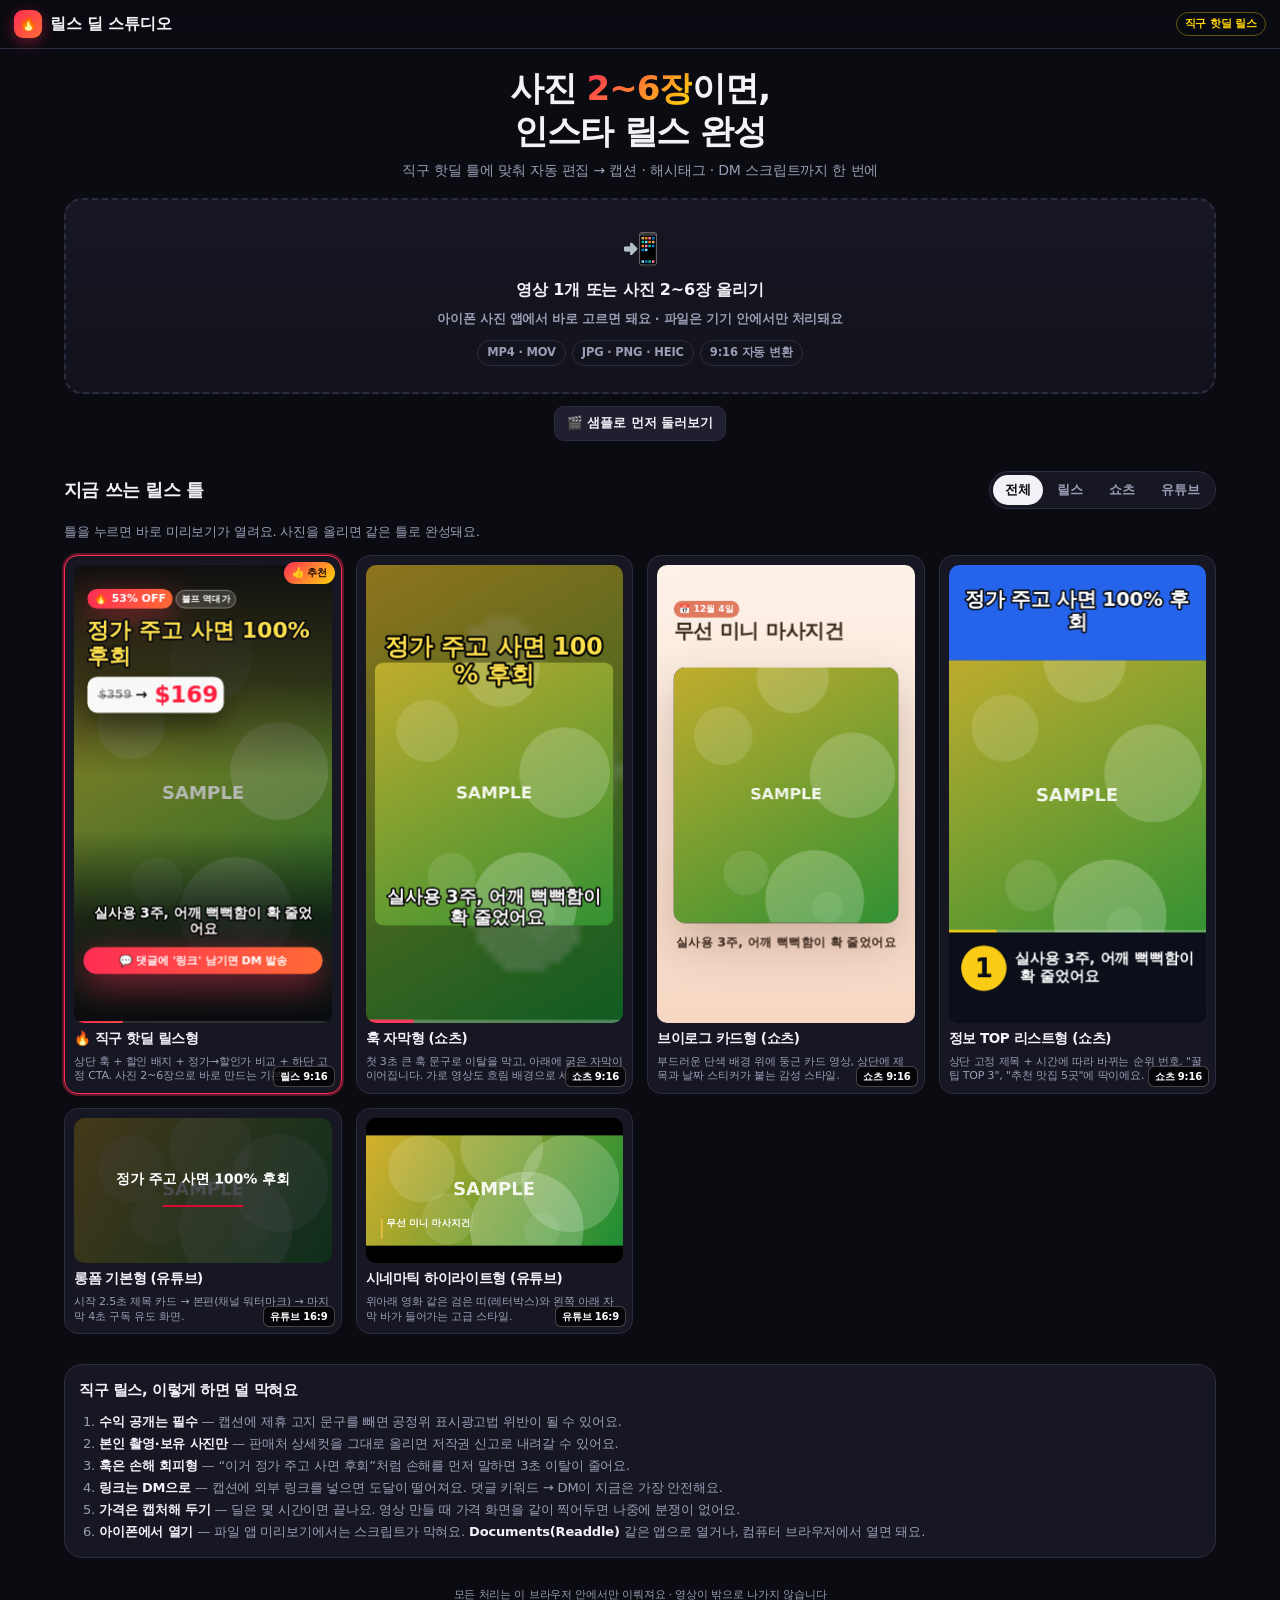
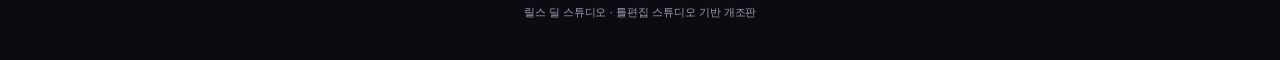
<file: reels.html>
<!doctype html>
<html lang="ko">
<head>
<meta charset="utf-8" />
<meta name="viewport" content="width=device-width, initial-scale=1, viewport-fit=cover, maximum-scale=5" />
<meta name="theme-color" content="#0b0b12" />
<meta name="apple-mobile-web-app-capable" content="yes" />
<meta name="apple-mobile-web-app-status-bar-style" content="black-translucent" />
<meta name="format-detection" content="telephone=no" />
<title>릴스 딜 스튜디오 · 직구 핫딜 릴스</title>
<style>
:root{
  --bg:#0b0b12;
  --bg2:#12121c;
  --surface:#171724;
  --surface2:#1f1f30;
  --line:#2c2c40;
  --text:#f2f3f8;
  --muted:#9b9db4;
  --accent:#ff2d55;
  --accent2:#ff6b35;
  --accent3:#ffd60a;
  --ok:#34d399;
  --radius:18px;
  --safe-b:env(safe-area-inset-bottom, 0px);
  --safe-t:env(safe-area-inset-top, 0px);
}
*{box-sizing:border-box; -webkit-tap-highlight-color:transparent;}
html{-webkit-text-size-adjust:100%;}
body{
  margin:0; background:var(--bg); color:var(--text);
  font-family:-apple-system,BlinkMacSystemFont,"Apple SD Gothic Neo","Pretendard","Malgun Gothic",system-ui,"Segoe UI",Roboto,sans-serif;
  line-height:1.55; letter-spacing:-0.01em;
  padding-bottom:calc(28px + var(--safe-b));
  overflow-x:hidden;
}
.hidden{display:none !important;}
.muted{color:var(--muted);}
.small{font-size:13px;}
h1,h2,h3{margin:0; letter-spacing:-0.03em;}
button{font-family:inherit;}

/* ---------- top ---------- */
.topbar{
  position:sticky; top:0; z-index:30;
  display:flex; align-items:center; justify-content:space-between; gap:8px;
  padding:calc(10px + var(--safe-t)) 14px 10px;
  background:rgba(11,11,18,.86);
  backdrop-filter:saturate(150%) blur(14px);
  -webkit-backdrop-filter:saturate(150%) blur(14px);
  border-bottom:1px solid var(--line);
}
.brand{display:flex; align-items:center; gap:8px; font-weight:800; font-size:16px;}
.logo{
  display:inline-flex; align-items:center; justify-content:center;
  width:28px; height:28px; border-radius:9px; font-size:15px;
  background:linear-gradient(135deg,var(--accent),var(--accent2));
  box-shadow:0 4px 14px rgba(255,45,85,.4);
}
.top-tag{font-size:11px; font-weight:700; color:var(--accent3); border:1px solid rgba(255,214,10,.35); padding:2px 8px; border-radius:999px;}

main{max-width:1180px; margin:0 auto; padding:0 14px;}
section{margin-top:30px;}
section:first-of-type{margin-top:18px;}

/* ---------- hero ---------- */
.hero{text-align:center;}
.hero h1{font-size:clamp(22px,6.2vw,34px); line-height:1.25;}
.hero h1 em{font-style:normal; background:linear-gradient(135deg,var(--accent),var(--accent3)); -webkit-background-clip:text; background-clip:text; color:transparent;}
.hero p{color:var(--muted); margin:8px 0 16px; font-size:14px;}
.dropzone{
  display:flex; flex-direction:column; align-items:center; gap:6px;
  padding:26px 16px; cursor:pointer;
  border:2px dashed var(--line); border-radius:var(--radius);
  background:linear-gradient(180deg,var(--surface),var(--bg2));
  transition:.18s;
}
.dropzone:active,.dropzone.drag{border-color:var(--accent); background:rgba(255,45,85,.08); transform:scale(.995);}
.dz-icon{font-size:30px;}
.dz-title{font-weight:800; font-size:16px;}
.dz-sub{color:var(--muted); font-size:12.5px; text-align:center;}
.dz-chips{display:flex; gap:6px; flex-wrap:wrap; justify-content:center; margin-top:6px;}
.chip{font-size:11.5px; font-weight:700; color:var(--muted); border:1px solid var(--line); padding:3px 9px; border-radius:999px;}

.hero-actions{display:flex; gap:8px; justify-content:center; margin-top:12px; flex-wrap:wrap;}

/* media bar */
.mediabar{margin-top:14px; background:var(--surface); border:1px solid var(--line); border-radius:var(--radius); padding:12px;}
.mediabar-head{display:flex; align-items:center; justify-content:space-between; gap:8px; font-size:13px; font-weight:700;}
.mediabar-head span{font-weight:600; color:var(--muted); font-size:12px;}
.thumbs{display:flex; gap:8px; overflow-x:auto; padding-top:10px; -webkit-overflow-scrolling:touch;}
.thumbs img{width:62px; height:62px; border-radius:12px; object-fit:cover; border:1px solid var(--line); flex:0 0 auto; background:#000;}
.thumbs .num{position:relative; flex:0 0 auto;}
.thumbs .num b{position:absolute; left:4px; top:4px; background:rgba(0,0,0,.7); font-size:10px; padding:0 5px; border-radius:6px;}

/* ---------- section head + tabs ---------- */
.section-head{display:flex; align-items:center; justify-content:space-between; gap:10px; flex-wrap:wrap; margin-bottom:6px;}
.section-head h2{font-size:18px;}
.tabs{display:flex; gap:2px; background:var(--surface); border:1px solid var(--line); border-radius:999px; padding:3px;}
.tab{border:0; background:none; color:var(--muted); padding:6px 12px; border-radius:999px; font-size:13px; font-weight:700; cursor:pointer;}
.tab.active{background:var(--text); color:var(--bg);}

/* ---------- template grid ---------- */
.grid{display:grid; grid-template-columns:repeat(2,minmax(0,1fr)); gap:10px; margin-top:12px;}
@media(min-width:720px){.grid{grid-template-columns:repeat(3,minmax(0,1fr)); gap:14px;}}
@media(min-width:1024px){.grid{grid-template-columns:repeat(4,minmax(0,1fr));}}
.card{
  position:relative; display:flex; flex-direction:column; gap:7px;
  background:var(--surface); border:1px solid var(--line); border-radius:14px; padding:9px;
  cursor:pointer; transition:.16s;
}
.card:active{transform:scale(.985);}
.card.selected{border-color:var(--accent); box-shadow:0 0 0 2px rgba(255,45,85,.35);}
.card .thumb{position:relative; aspect-ratio:9/16; background:#000; border-radius:10px; overflow:hidden; display:flex; align-items:center; justify-content:center;}
.card .thumb.landscape{aspect-ratio:16/9;}
.card .thumb canvas{width:100%; height:100%; display:block; object-fit:cover;}
.card h3{font-size:13.5px; line-height:1.3;}
.card .desc{font-size:11px; color:var(--muted); margin:0; line-height:1.35; display:-webkit-box; -webkit-line-clamp:2; -webkit-box-orient:vertical; overflow:hidden;}
.card .tag{position:absolute; right:6px; bottom:6px; font-size:10px; font-weight:800; padding:2px 6px; border-radius:6px; background:rgba(0,0,0,.72); color:#fff; border:1px solid rgba(255,255,255,.25);}
.card .badge{position:absolute; right:6px; top:6px; z-index:2; font-size:10px; font-weight:800; padding:3px 8px; border-radius:999px; background:linear-gradient(135deg,var(--accent),var(--accent2)); color:#fff;}
.card .badge.deal{background:linear-gradient(135deg,#ff2d55,#ffd60a); color:#1a0d00;}

/* ---------- editor ---------- */
.editor-body{display:grid; grid-template-columns:minmax(0,1fr); gap:14px;}
@media(min-width:880px){
  .editor-body{grid-template-columns:minmax(0,420px) minmax(0,1fr); align-items:start;}
  .editor-body > .panel{order:1;}
  .editor-body > .preview-wrap{order:2; position:sticky; top:70px;}
}
.preview-wrap{display:flex; flex-direction:column; align-items:center; gap:8px; background:var(--surface); border:1px solid var(--line); border-radius:var(--radius); padding:12px;}
.preview-wrap canvas,.preview-wrap video{width:100%; max-width:330px; border-radius:14px; background:#000; display:block; aspect-ratio:9/16;}
.preview-wrap video{aspect-ratio:auto;}
.preview-controls{display:flex; align-items:center; gap:10px; font-size:12px;}
.pv-wrap{position:relative; width:100%; max-width:330px;}

.panel{display:flex; flex-direction:column; gap:14px; background:var(--surface); border:1px solid var(--line); border-radius:var(--radius); padding:14px;}
fieldset{border:1px solid var(--line); border-radius:14px; padding:12px; margin:0; display:flex; flex-direction:column; gap:10px; background:rgba(255,255,255,.015);}
legend{padding:0 6px; font-size:12px; font-weight:800; color:var(--accent3); letter-spacing:.02em;}
label{display:flex; flex-direction:column; gap:5px; font-weight:700; font-size:13px;}
label small{color:var(--muted); font-weight:500; font-size:11.5px;}
input,textarea,select{
  font:inherit; font-size:16px; font-weight:500; color:var(--text);
  background:var(--bg2); border:1px solid var(--line); border-radius:11px;
  padding:10px 12px; width:100%; -webkit-appearance:none; appearance:none;
}
textarea{resize:vertical; min-height:64px; line-height:1.5;}
input:focus,textarea:focus,select:focus{outline:none; border-color:var(--accent); box-shadow:0 0 0 3px rgba(255,45,85,.18);}
select{background-image:linear-gradient(45deg,transparent 50%,var(--muted) 50%),linear-gradient(135deg,var(--muted) 50%,transparent 50%); background-position:calc(100% - 18px) 50%,calc(100% - 13px) 50%; background-size:5px 5px,5px 5px; background-repeat:no-repeat;}
.row{display:flex; gap:10px;}
.row > *{flex:1; min-width:0;}
.hint{font-size:11.5px; color:var(--muted); margin:0;}
.warn{color:#ffb020; font-size:12px; margin:0;}

.btn{
  display:inline-flex; align-items:center; justify-content:center; gap:6px;
  font-weight:800; font-size:14px; border:1px solid transparent; border-radius:12px;
  padding:12px 16px; cursor:pointer; text-decoration:none; text-align:center;
  transition:.15s; white-space:nowrap;
}
.btn:active{transform:scale(.98);}
.btn:disabled{opacity:.5; cursor:not-allowed;}
.btn-primary{background:linear-gradient(135deg,var(--accent),var(--accent2)); color:#fff; box-shadow:0 8px 22px rgba(255,45,85,.3);}
.btn-accent{background:var(--accent3); color:#1a1200;}
.btn-ghost{background:transparent; color:var(--text); border-color:var(--line);}
.btn-soft{background:var(--surface2); color:var(--text); border-color:var(--line);}
.btn-sm{padding:8px 12px; font-size:12.5px; border-radius:10px;}
.btn-block{width:100%;}

.progress{position:relative; height:30px; background:var(--bg2); border-radius:999px; overflow:hidden; border:1px solid var(--line);}
.progress div{height:100%; width:0; background:linear-gradient(90deg,var(--accent),var(--accent3)); transition:width .15s linear;}
.progress span{position:absolute; inset:0; display:flex; align-items:center; justify-content:center; font-size:12px; font-weight:800;}

/* ---------- result ---------- */
.result-actions{display:flex; flex-direction:column; gap:8px; width:100%;}
@media(min-width:520px){.result-actions{flex-direction:row; flex-wrap:wrap; justify-content:center;}}
.filespec{display:flex; gap:8px; flex-wrap:wrap; justify-content:center; font-size:11.5px; color:var(--muted);}
.filespec b{color:var(--text);}
.note{border:1px solid var(--line); background:var(--surface2); border-radius:12px; padding:10px 12px; font-size:12.5px; color:var(--muted); line-height:1.5;}
.note b{color:var(--text);}

/* ---------- caption ---------- */
.cap-grid{display:grid; grid-template-columns:1fr; gap:12px;}
@media(min-width:900px){.cap-grid{grid-template-columns:1fr 1fr;}}
.cap-card{background:var(--surface); border:1px solid var(--line); border-radius:var(--radius); padding:12px; display:flex; flex-direction:column; gap:8px;}
.cap-card header{display:flex; align-items:center; justify-content:space-between; gap:8px;}
.cap-card h3{font-size:14px;}
.cap-card textarea{min-height:170px; font-size:13.5px; line-height:1.6; font-family:inherit;}
.cap-card textarea.mono{font-size:12.5px;}
.copy-btn{background:var(--surface2); border:1px solid var(--line); color:var(--text); border-radius:9px; padding:6px 11px; font-size:12px; font-weight:800; cursor:pointer;}
.copy-btn:active{background:var(--accent); border-color:var(--accent); color:#fff;}

.tips{background:var(--surface); border:1px solid var(--line); border-radius:var(--radius); padding:14px;}
.tips ol{margin:8px 0 0; padding-left:20px; color:var(--muted); font-size:13px; line-height:1.7;}
.tips ol b{color:var(--text);}

.toast{
  position:fixed; left:50%; bottom:calc(24px + var(--safe-b)); transform:translate(-50%,20px);
  background:#fff; color:#111; padding:11px 18px; border-radius:999px;
  font-weight:800; font-size:13.5px; z-index:200; max-width:92vw; text-align:center;
  opacity:0; pointer-events:none; transition:.22s; box-shadow:0 10px 30px rgba(0,0,0,.4);
}
.toast.show{opacity:1; transform:translate(-50%,0);}

.footer{text-align:center; color:var(--muted); font-size:11px; margin-top:28px; line-height:1.6;}
</style>
</head>
<body>

<noscript>
  <div style="margin:0;padding:14px 16px;background:#ffd60a;color:#1a1200;font-weight:800;font-size:14px;line-height:1.5;">
    ⚠️ 이 화면은 JavaScript가 필요해요. 아이폰 '파일' 앱의 미리보기로 열면 동작하지 않을 수 있어요 —
    <b>Documents(Readdle)</b>·<b>Koder</b> 같은 앱이나 컴퓨터 브라우저에서 열어 주세요.
  </div>
</noscript>

<header class="topbar">
  <div class="brand"><span class="logo">🔥</span> 릴스 딜 스튜디오</div>
  <span class="top-tag">직구 핫딜 릴스</span>
</header>

<main>

  <!-- ================= 1. 업로드 ================= -->
  <section class="hero">
    <h1>사진 <em>2~6장</em>이면,<br />인스타 릴스 완성</h1>
    <p>직구 핫딜 틀에 맞춰 자동 편집 → 캡션 · 해시태그 · DM 스크립트까지 한 번에</p>

    <label id="dropzone" class="dropzone">
      <input id="fileInput" type="file" accept="video/*,image/*" multiple hidden />
      <div class="dz-icon">📲</div>
      <div class="dz-title">영상 1개 또는 사진 2~6장 올리기</div>
      <div class="dz-sub">아이폰 사진 앱에서 바로 고르면 돼요 · 파일은 기기 안에서만 처리돼요</div>
      <div class="dz-chips">
        <span class="chip">MP4 · MOV</span>
        <span class="chip">JPG · PNG · HEIC</span>
        <span class="chip">9:16 자동 변환</span>
      </div>
    </label>

    <div class="hero-actions">
      <button id="btnSample" class="btn btn-soft btn-sm">🎬 샘플로 먼저 둘러보기</button>
      <button id="btnClear" class="btn btn-ghost btn-sm hidden">✕ 선택 초기화</button>
    </div>

    <div id="mediaBar" class="mediabar hidden">
      <div class="mediabar-head">
        <span id="mediaTitle">선택한 미디어</span>
        <span id="mediaMeta"></span>
      </div>
      <div id="mediaThumbs" class="thumbs"></div>
    </div>
  </section>

  <!-- ================= 2. 템플릿 ================= -->
  <section id="templatesSection">
    <div class="section-head">
      <h2 id="templatesTitle">지금 쓰는 릴스 틀</h2>
      <div class="tabs" role="tablist">
        <button class="tab active" data-filter="all">전체</button>
        <button class="tab" data-filter="reels">릴스</button>
        <button class="tab" data-filter="shorts">쇼츠</button>
        <button class="tab" data-filter="youtube">유튜브</button>
      </div>
    </div>
    <p id="recommendNote" class="muted small">틀을 누르면 바로 미리보기가 열려요. 사진을 올리면 같은 틀로 완성돼요.</p>
    <div id="templateGrid" class="grid"></div>
  </section>

  <!-- ================= 3. 편집 ================= -->
  <section id="editor" class="hidden">
    <div class="section-head">
      <h2>편집하기 · <span id="editorTemplateName"></span></h2>
    </div>
    <div class="editor-body">

      <div class="preview-wrap">
        <div class="pv-wrap"><canvas id="previewCanvas" width="540" height="960"></canvas></div>
        <div class="preview-controls">
          <button id="btnPlay" class="btn btn-ghost btn-sm">⏸ 일시정지</button>
          <span id="previewTime" class="muted small">0:00 / 0:15</span>
        </div>
      </div>

      <form id="editForm" class="panel" onsubmit="return false;">

        <fieldset>
          <legend>딜 정보 (영상에 그대로 박혀요)</legend>
          <label>상품명
            <input id="fName" name="name" maxlength="40" placeholder="무선 미니 마사지건" />
          </label>
          <div class="row">
            <label>정가
              <input id="fOld" name="oldPrice" maxlength="12" placeholder="$359" inputmode="text" />
            </label>
            <label>할인가
              <input id="fNew" name="newPrice" maxlength="12" placeholder="$169" inputmode="text" />
            </label>
            <label>할인율 %
              <input id="fOff" name="off" maxlength="3" placeholder="53" inputmode="numeric" />
            </label>
          </div>
          <p class="hint">정가와 할인가를 숫자로 적으면 할인율이 자동 계산돼요. 직접 고쳐도 됩니다.</p>
          <label>딜 배지 문구
            <input id="fBadge" name="badge" maxlength="18" placeholder="블프 역대가" />
          </label>
        </fieldset>

        <fieldset>
          <legend>영상 문구</legend>
          <label>첫 3초 훅 <small>(손해 회피형이 잘 먹혀요)</small>
            <input id="fHook" name="hook" maxlength="40" placeholder="정가 주고 사면 100% 후회" />
          </label>
          <label>자막 <small>(줄마다 순서대로 표시 · 2~4줄 추천)</small>
            <textarea id="fCaption" name="caption" rows="4" placeholder="실사용 3주, 어깨 뻐근함이 확 줄었어요&#10;정가 $359인데 지금 $169&#10;쿠폰 먹이면 관세 포함 이 가격"></textarea>
          </label>
          <div class="row">
            <label>CTA 키워드 <small>(댓글에 남길 단어)</small>
              <input id="fKeyword" name="keyword" maxlength="10" placeholder="링크" />
            </label>
            <label>채널 핸들 <small>(선택)</small>
              <input id="fChannel" name="channel" maxlength="24" placeholder="my_deal_log" />
            </label>
          </div>
        </fieldset>

        <fieldset>
          <legend>길이</legend>
          <label id="photoLenField">사진 릴스 길이
            <select id="fDuration">
              <option value="10">10초</option>
              <option value="15" selected>15초</option>
              <option value="20">20초</option>
            </select>
          </label>
          <div id="videoLenField" class="row hidden">
            <label>시작(초)<input id="fStart" type="number" min="0" step="0.1" value="0" inputmode="decimal" /></label>
            <label>끝(초)<input id="fEnd" type="number" min="0" step="0.1" inputmode="decimal" /></label>
          </div>
          <p id="lengthWarn" class="warn hidden"></p>
        </fieldset>

        <button id="btnRender" class="btn btn-primary btn-block">✨ 릴스 만들기</button>
        <div id="renderProgress" class="progress hidden"><div></div><span></span></div>
        <button id="btnCancel" class="btn btn-ghost btn-block hidden">취소</button>
        <p class="hint">녹화는 영상 길이만큼 걸려요 (15초 → 약 15초). 화면을 끄지 말고 기다려 주세요.</p>
      </form>
    </div>
  </section>

  <!-- ================= 4. 결과 ================= -->
  <section id="result" class="hidden">
    <div class="section-head"><h2>완성! 인스타에 올리기</h2></div>
    <div class="editor-body">
      <div class="preview-wrap">
        <video id="resultVideo" controls playsinline webkit-playsinline muted loop></video>
        <div class="filespec" id="resultSpec"></div>
        <div class="result-actions">
          <a id="btnDownload" class="btn btn-primary" download>💾 저장하기</a>
          <button id="btnShare" class="btn btn-soft">📤 공유 · 사진에 저장</button>
        </div>
        <p class="hint" id="saveHint">아이폰: 저장하기 → 공유 시트에서 <b>‘비디오 저장’</b> 또는 <b>‘파일에 저장’</b>을 누르면 사진/파일 앱에 들어가요.</p>
      </div>
      <div class="panel">
        <div class="note" id="codecNote"></div>
        <div class="note">
          <b>인스타 업로드 순서</b><br />
          1. 인스타그램 앱 → <b>+</b> → <b>릴스</b> → 사진 앱에서 방금 저장한 영상 선택<br />
          2. 아래 <b>캡션 복사</b> → 붙여넣기 → <b>해시태그 복사</b> → 붙여넣기<br />
          3. 댓글에 키워드가 달리면 <b>DM 스크립트</b>를 복사해 답장<br />
          4. 제휴 고지는 캡션 맨 아래에 그대로 남겨두세요 (공정위 표시 요건)
        </div>
        <button id="btnAgain" class="btn btn-ghost btn-block">↺ 다른 틀·문구로 다시 만들기</button>
      </div>
    </div>
  </section>

  <!-- ================= 5. 캡션 생성기 ================= -->
  <section id="captionSec" class="hidden">
    <div class="section-head">
      <h2>캡션 · 해시태그 · DM 스크립트</h2>
      <button id="btnRegen" class="btn btn-soft btn-sm">🔄 다시 생성</button>
    </div>
    <p class="muted small">위 딜 정보와 자막을 그대로 가져와 자동으로 만들어요. 필요하면 직접 고쳐도 됩니다.</p>
    <div class="cap-grid">
      <div class="cap-card">
        <header><h3>📝 릴스 캡션</h3><button class="copy-btn" data-copy="capText">복사</button></header>
        <textarea id="capText" spellcheck="false"></textarea>
      </div>
      <div class="cap-card">
        <header><h3>#️⃣ 해시태그</h3><button class="copy-btn" data-copy="hashText">복사</button></header>
        <textarea id="hashText" class="mono" spellcheck="false"></textarea>
      </div>
      <div class="cap-card">
        <header><h3>💌 자동 DM 답장</h3><button class="copy-btn" data-copy="dmText">복사</button></header>
        <textarea id="dmText" spellcheck="false"></textarea>
      </div>
      <div class="cap-card">
        <header><h3>📋 한 번에 복사</h3><button class="copy-btn" data-copy="allText">전체 복사</button></header>
        <textarea id="allText" class="mono" spellcheck="false"></textarea>
      </div>
    </div>
  </section>

  <section class="tips">
    <h2 style="font-size:15px;">직구 릴스, 이렇게 하면 덜 막혀요</h2>
    <ol>
      <li><b>수익 공개는 필수</b> — 캡션에 제휴 고지 문구를 빼면 공정위 표시광고법 위반이 될 수 있어요.</li>
      <li><b>본인 촬영·보유 사진만</b> — 판매처 상세컷을 그대로 올리면 저작권 신고로 내려갈 수 있어요.</li>
      <li><b>훅은 손해 회피형</b> — “이거 정가 주고 사면 후회”처럼 손해를 먼저 말하면 3초 이탈이 줄어요.</li>
      <li><b>링크는 DM으로</b> — 캡션에 외부 링크를 넣으면 도달이 떨어져요. 댓글 키워드 → DM이 지금은 가장 안전해요.</li>
      <li><b>가격은 캡처해 두기</b> — 딜은 몇 시간이면 끝나요. 영상 만들 때 가격 화면을 같이 찍어두면 나중에 분쟁이 없어요.</li>
      <li><b>아이폰에서 열기</b> — 파일 앱 미리보기에서는 스크립트가 막혀요. <b>Documents(Readdle)</b> 같은 앱으로 열거나, 컴퓨터 브라우저에서 열면 돼요.</li>
    </ol>
  </section>

  <p class="footer">
    모든 처리는 이 브라우저 안에서만 이뤄져요 · 영상이 밖으로 나가지 않습니다<br />
    릴스 딜 스튜디오 · 틀편집 스튜디오 기반 개조판
  </p>
</main>

<div id="toast" class="toast"></div>

<script>
(function () {
  'use strict';

  /* ============================================================
    0. 기본 도구
  ============================================================ */
  var $ = function (s) { return document.querySelector(s); };
  var $$ = function (s) { return Array.prototype.slice.call(document.querySelectorAll(s)); };
  var SANS = '-apple-system,BlinkMacSystemFont,"Apple SD Gothic Neo","Malgun Gothic","Noto Sans KR",system-ui,sans-serif';

  var state = {
    mode: null,          // 'video' | 'photo' | null
    video: null,
    videoFile: null,
    photos: [],
    media: null,
    template: null,
    result: null,
    abort: null,
    filter: 'all',
    previewT: 0,
    playing: true,
    offManual: false,
    lastRendered: null,
  };

  function toast(msg, ms) {
    var t = $('#toast');
    t.textContent = msg;
    t.classList.add('show');
    clearTimeout(toast._timer);
    toast._timer = setTimeout(function () { t.classList.remove('show'); }, ms || 2800);
  }

  function fmt(sec) {
    sec = Math.max(0, sec || 0);
    return Math.floor(sec / 60) + ':' + String(Math.floor(sec % 60)).padStart(2, '0');
  }

  function roundRect(ctx, x, y, w, h, r) {
    r = Math.min(r, w / 2, h / 2);
    ctx.beginPath();
    ctx.moveTo(x + r, y);
    ctx.arcTo(x + w, y, x + w, y + h, r);
    ctx.arcTo(x + w, y + h, x, y + h, r);
    ctx.arcTo(x, y + h, x, y, r);
    ctx.arcTo(x, y, x + w, y, r);
    ctx.closePath();
  }

  function wrapLines(ctx, text, maxW) {
    var out = [];
    String(text || '').split('\n').forEach(function (para) {
      var line = '';
      for (var i = 0; i < para.length; i++) {
        var ch = para[i];
        var test = line + ch;
        if (ctx.measureText(test).width > maxW && line) { out.push(line); line = ch; }
        else line = test;
      }
      out.push(line);
    });
    return out.filter(function (l, i, a) { return l.length || a.length === 1; });
  }

  function strokeText(ctx, text, cx, y, opt) {
    opt = opt || {};
    var size = opt.size || 64;
    var align = opt.align || 'center';
    var lineGap = opt.lineGap || 1.18;
    ctx.save();
    ctx.font = (opt.weight || '900') + ' ' + size + 'px ' + SANS;
    ctx.textAlign = align;
    ctx.textBaseline = 'top';
    ctx.lineJoin = 'round';
    ctx.miterLimit = 2;
    ctx.lineWidth = opt.strokeWidth || size * 0.17;
    ctx.strokeStyle = opt.stroke || '#000';
    ctx.fillStyle = opt.fill || '#fff';
    var lines = wrapLines(ctx, text, opt.maxW || 900).slice(0, opt.maxLines || 99);
    lines.forEach(function (l, i) {
      var ly = y + i * size * lineGap;
      if (opt.stroke !== 'none') ctx.strokeText(l, cx, ly);
      ctx.fillText(l, cx, ly);
    });
    ctx.restore();
    return lines.length * size * lineGap;
  }

  function tagPill(ctx, text, x, y, opt) {
    opt = opt || {};
    var size = opt.size || 42;
    var padX = opt.padX == null ? size * 0.62 : opt.padX;
    var padY = opt.padY == null ? size * 0.34 : opt.padY;
    ctx.save();
    ctx.font = (opt.weight || '900') + ' ' + size + 'px ' + SANS;
    ctx.textBaseline = 'middle';
    ctx.textAlign = 'left';
    var w = ctx.measureText(text).width + padX * 2;
    var h = size + padY * 2;
    if (opt.shadow) { ctx.shadowColor = 'rgba(0,0,0,.5)'; ctx.shadowBlur = 26; ctx.shadowOffsetY = 8; }
    ctx.fillStyle = opt.bg || 'rgba(255,255,255,.16)';
    roundRect(ctx, x, y, w, h, opt.radius == null ? h / 2 : opt.radius);
    ctx.fill();
    ctx.shadowColor = 'transparent';
    if (opt.border) { ctx.strokeStyle = opt.border; ctx.lineWidth = 3; ctx.stroke(); }
    ctx.fillStyle = opt.fg || '#fff';
    ctx.fillText(text, x + padX, y + h / 2 + size * 0.04);
    ctx.restore();
    return { w: w, h: h };
  }

  var easeOut = function (x) { x = Math.min(Math.max(x, 0), 1); return 1 - Math.pow(1 - x, 3); };

  function captionLines(txt) {
    return String(txt || '').split('\n').map(function (s) { return s.trim(); }).filter(Boolean);
  }

  function lineIndexAt(t, duration, n) {
    if (!n) return -1;
    var p = duration ? Math.min(Math.max(t / duration, 0), 0.9999) : 0;
    return Math.min(n - 1, Math.floor(p * n));
  }

  /* ============================================================
    1. 미디어 (영상 / 사진 시퀀스 / 샘플)
  ============================================================ */
  var blurTmp = document.createElement('canvas');
  blurTmp.width = 40; blurTmp.height = 71;
  var blurCtx = blurTmp.getContext('2d');

  function makeVideoMedia(video) {
    return {
      kind: 'video',
      t: 0,
      draw: function (ctx, x, y, w, h, mode) {
        var vw = video.videoWidth || 1080, vh = video.videoHeight || 1920;
        var s = (mode === 'contain')
          ? Math.min(w / vw, h / vh)
          : Math.max(w / vw, h / vh);
        var dw = vw * s, dh = vh * s;
        ctx.save();
        ctx.beginPath(); ctx.rect(x, y, w, h); ctx.clip();
        ctx.drawImage(video, x + (w - dw) / 2, y + (h - dh) / 2, dw, dh);
        ctx.restore();
      },
      blurBg: function (ctx, f) { blurBgFromMedia(this, ctx, f); }
    };
  }

  function makePhotoMedia(seq) {
    return {
      kind: 'photo',
      t: 0,
      seq: seq,
      draw: function (ctx, x, y, w, h) { seq.drawInto(ctx, x, y, w, h, this.t); },
      blurBg: function (ctx, f) { blurBgFromMedia(this, ctx, f); }
    };
  }

  function makeCanvasMedia(canvas) {
    // 샘플용: 매 프레임 갱신되는 캔버스
    return {
      kind: 'video',
      t: 0,
      draw: function (ctx, x, y, w, h, mode) {
        var cw = canvas.width, ch = canvas.height;
        var s = (mode === 'contain') ? Math.min(w / cw, h / ch) : Math.max(w / cw, h / ch);
        var dw = cw * s, dh = ch * s;
        ctx.save();
        ctx.beginPath(); ctx.rect(x, y, w, h); ctx.clip();
        ctx.drawImage(canvas, x + (w - dw) / 2, y + (h - dh) / 2, dw, dh);
        ctx.restore();
      },
      blurBg: function (ctx, f) { blurBgFromMedia(this, ctx, f); }
    };
  }

  function blurBgFromMedia(media, ctx, f) {
    blurTmp.width = 30;
    blurTmp.height = Math.max(2, Math.round(30 * f.H / f.W));
    blurCtx.setTransform(1, 0, 0, 1, 0, 0);
    blurCtx.clearRect(0, 0, blurTmp.width, blurTmp.height);
    media.draw(blurCtx, 0, 0, blurTmp.width, blurTmp.height, 'cover');
    ctx.save();
    ctx.imageSmoothingEnabled = true;
    ctx.imageSmoothingQuality = 'high';
    ctx.drawImage(blurTmp, 0, 0, f.W, f.H);
    ctx.restore();
  }

  /* 사진 시퀀스: 켄번즈(줌+팬) + 크로스페이드 */
  function makePhotoSequence(images, total) {
    var n = images.length;
    var per = total / n;
    var fade = Math.min(0.6, Math.max(0.25, per * 0.18));

    function drawOne(ctx, item, x, y, w, h, prog, idx, alpha) {
      var iw = item.w, ih = item.h;
      var baseS = Math.max(w / iw, h / ih);
      var zoom = 1.06 + 0.15 * prog;
      var s = baseS * zoom;
      var dw = iw * s, dh = ih * s;
      var slackX = Math.max(0, dw - w), slackY = Math.max(0, dh - h);
      var dir = (idx % 2 === 0) ? 1 : -1;
      var fx = 0.5 + dir * (prog - 0.5) * 0.75;
      var fy = 0.5 + (prog - 0.5) * 0.45;
      fx = Math.min(1, Math.max(0, fx));
      fy = Math.min(1, Math.max(0, fy));
      ctx.save();
      if (alpha != null) ctx.globalAlpha = alpha;
      ctx.drawImage(item.img, x - slackX * fx, y - slackY * fy, dw, dh);
      ctx.restore();
    }

    return {
      total: total,
      count: n,
      drawInto: function (ctx, x, y, w, h, t) {
        t = Math.min(Math.max(t, 0), total - 0.001);
        var idx = Math.min(n - 1, Math.floor(t / per));
        var local = t - idx * per;
        var prog = Math.min(1, local / per);
        ctx.save();
        ctx.beginPath(); ctx.rect(x, y, w, h); ctx.clip();
        ctx.fillStyle = '#08080e';
        ctx.fillRect(x, y, w, h);
        if (idx > 0 && local < fade) {
          var prevProg = 1;
          drawOne(ctx, images[idx - 1], x, y, w, h, prevProg, idx - 1, 1);
          drawOne(ctx, images[idx], x, y, w, h, 0.02, idx, Math.min(1, local / fade));
        } else {
          drawOne(ctx, images[idx], x, y, w, h, prog, idx, 1);
        }
        ctx.restore();
      }
    };
  }

  /* ============================================================
    2. 템플릿
  ============================================================ */
  var TEMPLATES = [
    {
      id: 'reels-deal',
      name: '🔥 직구 핫딜 릴스형',
      platform: 'reels',
      W: 1080, H: 1920,
      trend: '인스타 릴스 · 제휴/직구 딜 전용',
      desc: '상단 훅 + 할인 배지 + 정가→할인가 비교 + 하단 고정 CTA. 사진 2~6장으로 바로 만드는 기본 틀.',
      tips: '훅은 “정가 주고 사면 후회”처럼 손해를 먼저 말하면 3초 이탈이 줄어요.',
      draw: function (ctx, f) {
        var W = f.W, H = f.H, d = f.deal;
        var isVideo = f.media.kind === 'video';

        if (isVideo) {
          f.media.draw(ctx, 0, 0, W, H, 'cover');
          ctx.fillStyle = 'rgba(6,6,12,0.26)';
          ctx.fillRect(0, 0, W, H);
        } else {
          f.media.blurBg(ctx, f);
          var cx = 56, cy = 648, cw = W - 112, ch = 748;
          ctx.save();
          ctx.shadowColor = 'rgba(0,0,0,.6)';
          ctx.shadowBlur = 46;
          ctx.shadowOffsetY = 20;
          ctx.fillStyle = '#0a0a12';
          roundRect(ctx, cx, cy, cw, ch, 46);
          ctx.fill();
          ctx.restore();
          ctx.save();
          roundRect(ctx, cx, cy, cw, ch, 46);
          ctx.clip();
          f.media.draw(ctx, cx, cy, cw, ch, 'cover');
          ctx.restore();
          ctx.save();
          roundRect(ctx, cx + 1.5, cy + 1.5, cw - 3, ch - 3, 45);
          ctx.strokeStyle = 'rgba(255,255,255,.22)';
          ctx.lineWidth = 3;
          ctx.stroke();
          ctx.restore();
        }

        // 위·아래 그라데이션
        var g = ctx.createLinearGradient(0, 0, 0, H * 0.46);
        g.addColorStop(0, 'rgba(8,8,14,.94)');
        g.addColorStop(0.55, 'rgba(8,8,14,.62)');
        g.addColorStop(1, 'rgba(8,8,14,0)');
        ctx.fillStyle = g;
        ctx.fillRect(0, 0, W, H * 0.46);

        g = ctx.createLinearGradient(0, H * 0.58, 0, H);
        g.addColorStop(0, 'rgba(8,8,14,0)');
        g.addColorStop(0.45, 'rgba(8,8,14,.72)');
        g.addColorStop(1, 'rgba(8,8,14,.97)');
        ctx.fillStyle = g;
        ctx.fillRect(0, H * 0.58, W, H * 0.42);

        // ---- 배지 줄 ----
        var by = 100, bx = 56;
        var offLabel = d.off ? (d.off + '% OFF') : '특가';
        var b1 = offBadge(ctx, '🔥 ' + offLabel, bx, by, 46);
        bx += b1.w + 14;
        if (d.badge) {
          tagPill(ctx, d.badge, bx, by + 6, {
            size: 38, bg: 'rgba(255,255,255,.14)', fg: '#fff',
            border: 'rgba(255,255,255,.55)', padX: 24, padY: 18
          });
        }

        // ---- 훅 (2줄에 맞게 자동 축소) ----
        var hook = d.hook || d.name || '지금이 역대가';
        var big = f.t < 3;
        var hookSize = fitHookSize(ctx, hook, W - 112, big ? 92 : 68);
        var pop = big ? (0.86 + 0.14 * easeOut(f.t / 0.32)) : 1;
        ctx.save();
        ctx.translate(56, 236);
        ctx.scale(pop, pop);
        strokeText(ctx, hook, 0, 0, {
          size: hookSize, maxW: W - 112, align: 'left',
          fill: big ? '#FFE14D' : '#ffffff',
          stroke: '#0a0a10', strokeWidth: hookSize * 0.16, maxLines: 2
        });
        ctx.restore();

        // ---- 가격 비교 필 ----
        pricePill(ctx, 56, 468, d.oldP, d.newP, f.t);

        // ---- 자막 ----
        var lines = f.capLines || [];
        var li = lineIndexAt(f.t, f.duration, lines.length);
        if (li >= 0) {
          var nLine = lines.length || 1;
          var lineStart = li * f.duration / nLine;
          var a = Math.min(1, Math.max(0, (f.t - lineStart) / 0.28));
          ctx.save();
          ctx.globalAlpha = a;
          ctx.translate(0, (1 - easeOut(a)) * 18);
          var capSize = fitHookSize(ctx, lines[li], W - 150, 58);
          strokeText(ctx, lines[li], W / 2, 1432 + (58 - capSize) * 0.6, {
            size: capSize, maxW: W - 150, maxLines: 2,
            fill: '#ffffff', stroke: 'rgba(0,0,0,.9)', strokeWidth: 13
          });
          ctx.restore();
        }

        // ---- 채널 ----
        if (d.channel) {
          ctx.save();
          ctx.globalAlpha = 0.75;
          ctx.font = '700 28px ' + SANS;
          ctx.fillStyle = '#fff';
          ctx.textAlign = 'right';
          ctx.textBaseline = 'alphabetic';
          ctx.fillText('@' + String(d.channel).replace(/^@/, ''), W - 56, 1588);
          ctx.restore();
        }

        // ---- 고정 CTA 바 ----
        var ctaY = 1602, ctaH = 112, ctaX = 40, ctaW = W - 80;
        var pulse = 1 + Math.sin(f.t * 4.2) * 0.012;
        ctx.save();
        ctx.translate(W / 2, ctaY + ctaH / 2);
        ctx.scale(pulse, pulse);
        ctx.translate(-W / 2, -(ctaY + ctaH / 2));
        var cg = ctx.createLinearGradient(ctaX, ctaY, ctaX + ctaW, ctaY + ctaH);
        cg.addColorStop(0, '#ff2d55');
        cg.addColorStop(1, '#ff6b35');
        ctx.shadowColor = 'rgba(255,45,85,.55)';
        ctx.shadowBlur = 34;
        ctx.shadowOffsetY = 10;
        ctx.fillStyle = cg;
        roundRect(ctx, ctaX, ctaY, ctaW, ctaH, ctaH / 2);
        ctx.fill();
        ctx.restore();

        ctx.save();
        ctx.font = '900 46px ' + SANS;
        ctx.fillStyle = '#fff';
        ctx.textAlign = 'center';
        ctx.textBaseline = 'middle';
        var kw = d.keyword || '링크';
        var ctaText = "💬 댓글에 '" + kw + "' 남기면 DM 발송";
        var fit = 46;
        while (ctx.measureText(ctaText).width > ctaW - 70 && fit > 28) {
          fit -= 2;
          ctx.font = '900 ' + fit + 'px ' + SANS;
        }
        ctx.fillText(ctaText, W / 2, ctaY + ctaH / 2 + 2);
        ctx.restore();

        // 진행 바
        var p = f.duration ? Math.min(f.t / f.duration, 1) : 0;
        ctx.fillStyle = 'rgba(255,255,255,.16)';
        ctx.fillRect(0, H - 8, W, 8);
        var pg = ctx.createLinearGradient(0, 0, W, 0);
        pg.addColorStop(0, '#ff2d55');
        pg.addColorStop(1, '#ffd60a');
        ctx.fillStyle = pg;
        ctx.fillRect(0, H - 8, W * p, 8);
      }
    },
    {
      id: 'shorts-hook',
      name: '훅 자막형 (쇼츠)',
      platform: 'shorts',
      W: 1080, H: 1920,
      trend: '🔥 쇼츠에서 가장 많이 쓰는 포맷',
      desc: '첫 3초 큰 훅 문구로 이탈을 막고, 아래에 굵은 자막이 이어집니다. 가로 영상도 흐림 배경으로 세로에 꽉 채워요.',
      tips: '훅은 15자 이내 질문형이 효과적이에요.',
      draw: function (ctx, f) {
        f.media.blurBg(ctx, f);
        ctx.fillStyle = 'rgba(0,0,0,.35)';
        ctx.fillRect(0, 0, f.W, f.H);
        var vh = Math.min(f.H * 0.62, f.W * 1.02);
        var vy = (f.H - vh) / 2;
        ctx.save();
        roundRect(ctx, 40, vy, f.W - 80, vh, 36);
        ctx.clip();
        f.media.draw(ctx, 40, vy, f.W - 80, vh, 'cover');
        ctx.restore();

        if (f.t < 3 && f.deal.hook) {
          var a = easeOut(f.t / 0.35);
          ctx.save();
          ctx.globalAlpha = f.t > 2.6 ? Math.max(0, (3 - f.t) / 0.4) : 1;
          ctx.translate(f.W / 2, 300);
          ctx.scale(0.72 + 0.28 * a, 0.72 + 0.28 * a);
          strokeText(ctx, f.deal.hook, 0, 0, { size: 100, maxW: f.W * 0.86, fill: '#FFE14D', maxLines: 2 });
          ctx.restore();
        } else if (f.deal.name) {
          strokeText(ctx, f.deal.name, f.W / 2, 240, { size: 68, maxW: f.W * 0.86, maxLines: 2 });
        }
        var lines = f.capLines || [];
        var li = lineIndexAt(f.t, f.duration, lines.length);
        if (li >= 0) strokeText(ctx, lines[li], f.W / 2, f.H - 560, { size: 74, maxW: f.W * 0.84, maxLines: 3 });
        progress(ctx, f, '#FF3B5C');
      }
    },
    {
      id: 'shorts-vlog',
      name: '브이로그 카드형 (쇼츠)',
      platform: 'shorts',
      W: 1080, H: 1920,
      trend: '✨ 일상·리뷰 채널 인기',
      desc: '부드러운 단색 배경 위에 둥근 카드 영상, 상단에 제목과 날짜 스티커가 붙는 감성 스타일.',
      tips: '제목은 "오늘의 ○○"처럼 시리즈로 만들면 재방문이 늘어요.',
      draw: function (ctx, f) {
        var g = ctx.createLinearGradient(0, 0, 0, f.H);
        g.addColorStop(0, '#FDF2E9');
        g.addColorStop(1, '#F6D7C3');
        ctx.fillStyle = g;
        ctx.fillRect(0, 0, f.W, f.H);

        var pad = 70, cy = 430, ch = f.H - cy - 420;
        ctx.save();
        ctx.shadowColor = 'rgba(80,40,20,.25)';
        ctx.shadowBlur = 50;
        ctx.shadowOffsetY = 20;
        ctx.fillStyle = '#000';
        roundRect(ctx, pad, cy, f.W - pad * 2, ch, 48);
        ctx.fill();
        ctx.restore();
        ctx.save();
        roundRect(ctx, pad, cy, f.W - pad * 2, ch, 48);
        ctx.clip();
        f.media.draw(ctx, pad, cy, f.W - pad * 2, ch, 'cover');
        ctx.restore();

        var today = new Date();
        tagPill(ctx, '📅 ' + (today.getMonth() + 1) + '월 ' + today.getDate() + '일', pad, 150,
          { size: 38, bg: '#E07A5F', padY: 16 });

        ctx.save();
        ctx.fillStyle = '#3D2B1F';
        ctx.font = '900 82px ' + SANS;
        ctx.textBaseline = 'top';
        wrapLines(ctx, f.deal.name || f.deal.hook || '오늘의 기록', f.W - pad * 2)
          .slice(0, 2)
          .forEach(function (l, i) { ctx.fillText(l, pad, 244 + i * 94); });
        ctx.restore();

        var lines = f.capLines || [];
        var li = lineIndexAt(f.t, f.duration, lines.length);
        if (li >= 0) {
          ctx.save();
          ctx.font = '700 52px ' + SANS;
          ctx.fillStyle = '#3D2B1F';
          ctx.textAlign = 'center';
          ctx.textBaseline = 'top';
          wrapLines(ctx, lines[li], f.W - pad * 2).slice(0, 3)
            .forEach(function (l, i) { ctx.fillText(l, f.W / 2, f.H - 360 + i * 66); });
          ctx.restore();
        }
        if (f.deal.channel) {
          ctx.save();
          ctx.font = '600 36px ' + SANS;
          ctx.fillStyle = 'rgba(61,43,31,.6)';
          ctx.textAlign = 'center';
          ctx.fillText('@' + String(f.deal.channel).replace(/^@/, ''), f.W / 2, f.H - 108);
          ctx.restore();
        }
      }
    },
    {
      id: 'shorts-list',
      name: '정보 TOP 리스트형 (쇼츠)',
      platform: 'shorts',
      W: 1080, H: 1920,
      trend: '📈 저장·공유가 많은 정보형',
      desc: '상단 고정 제목 + 시간에 따라 바뀌는 순위 번호. "꿀팁 TOP 3", "추천 맛집 5곳"에 딱이에요.',
      tips: '자막 줄을 항목처럼 하나씩 적으면 순서대로 나와요.',
      draw: function (ctx, f) {
        ctx.fillStyle = '#0B0F1A';
        ctx.fillRect(0, 0, f.W, f.H);
        ctx.fillStyle = '#2563EB';
        ctx.fillRect(0, 0, f.W, 400);
        strokeText(ctx, f.deal.hook || f.deal.name || '알아두면 좋은 TOP 3', f.W / 2, 110,
          { size: 82, maxW: f.W * 0.88, stroke: '#0B0F1A', maxLines: 2 });

        var vy = 400, vh = f.H - 400 - 380;
        f.media.draw(ctx, 0, vy, f.W, vh, 'cover');

        var items = f.capLines || [];
        if (items.length && f.duration) {
          var n = items.length;
          var idx = lineIndexAt(f.t, f.duration, n);
          var local = (f.t / f.duration) * n - idx;
          var a = easeOut(local * 4);
          ctx.save();
          ctx.globalAlpha = a;
          var rank = idx + 1;
          ctx.fillStyle = '#FACC15';
          ctx.beginPath();
          ctx.arc(150, vy + vh + 150, 95, 0, Math.PI * 2);
          ctx.fill();
          ctx.fillStyle = '#0B0F1A';
          ctx.font = '900 110px ' + SANS;
          ctx.textAlign = 'center';
          ctx.textBaseline = 'middle';
          ctx.fillText(String(rank), 150, vy + vh + 158);
          ctx.restore();
          ctx.save();
          ctx.globalAlpha = a;
          ctx.translate((1 - a) * 60, 0);
          ctx.font = '800 62px ' + SANS;
          ctx.fillStyle = '#fff';
          ctx.textBaseline = 'top';
          wrapLines(ctx, items[idx], f.W - 330).slice(0, 3)
            .forEach(function (l, i) { ctx.fillText(l, 280, vy + vh + 84 + i * 74); });
          ctx.restore();
        }
        progress(ctx, f, '#FACC15', vy + vh - 10, 10);
      }
    },
    {
      id: 'youtube-classic',
      name: '롱폼 기본형 (유튜브)',
      platform: 'youtube',
      W: 1920, H: 1080,
      trend: '🎬 강의·리뷰·브이로그 기본',
      desc: '시작 2.5초 제목 카드 → 본편(채널 워터마크) → 마지막 4초 구독 유도 화면.',
      tips: '마지막 구독 화면 구간은 YouTube 스튜디오 "최종 화면"과 맞춰 두면 좋아요.',
      draw: function (ctx, f) {
        ctx.fillStyle = '#000';
        ctx.fillRect(0, 0, f.W, f.H);
        f.media.draw(ctx, 0, 0, f.W, f.H, 'cover');

        if (f.deal.channel) {
          tagPill(ctx, '▶ ' + String(f.deal.channel).replace(/^@/, ''), f.W - 430, 48,
            { size: 32, bg: 'rgba(0,0,0,.55)', padY: 16 });
        }

        var intro = 2.5;
        if (f.t < intro) {
          var a2 = f.t < intro - 0.5 ? 1 : (intro - f.t) / 0.5;
          ctx.save();
          ctx.globalAlpha = a2;
          ctx.fillStyle = 'rgba(10,10,20,.72)';
          ctx.fillRect(0, 0, f.W, f.H);
          var s = easeOut(f.t / 0.5);
          ctx.fillStyle = '#FF0033';
          ctx.fillRect(f.W / 2 - 300 * s, f.H / 2 + 110, 600 * s, 12);
          strokeText(ctx, f.deal.hook || f.deal.name || '제목을 입력하세요', f.W / 2, f.H / 2 - 130,
            { size: 104, maxW: f.W * 0.8, stroke: 'none', maxLines: 2 });
          ctx.restore();
        } else {
          var lines = f.capLines || [];
          var li = lineIndexAt(f.t, f.duration, lines.length);
          if (li >= 0) {
            ctx.save();
            ctx.font = '700 54px ' + SANS;
            var ls = wrapLines(ctx, lines[li], f.W * 0.75).slice(0, 2);
            var w = Math.max.apply(null, ls.map(function (l) { return ctx.measureText(l).width; })) + 60;
            var h = ls.length * 70 + 30;
            ctx.fillStyle = 'rgba(0,0,0,.6)';
            roundRect(ctx, (f.W - w) / 2, f.H - 90 - h, w, h, 14);
            ctx.fill();
            ctx.fillStyle = '#fff';
            ctx.textAlign = 'center';
            ctx.textBaseline = 'top';
            ls.forEach(function (l, i) { ctx.fillText(l, f.W / 2, f.H - 90 - h + 18 + i * 70); });
            ctx.restore();
          }
        }

        var outro = 4;
        if (f.duration > outro + intro && f.t > f.duration - outro) {
          var a3 = easeOut((f.t - (f.duration - outro)) / 0.6);
          ctx.save();
          ctx.globalAlpha = a3;
          ctx.fillStyle = 'rgba(0,0,0,.6)';
          ctx.fillRect(0, 0, f.W, f.H);
          strokeText(ctx, '시청해 주셔서 감사합니다!', f.W / 2, 250,
            { size: 78, maxW: f.W * 0.8, stroke: 'none' });
          var bw = 520, bh = 120;
          ctx.fillStyle = '#FF0033';
          roundRect(ctx, (f.W - bw) / 2, 520, bw, bh, 60);
          ctx.fill();
          ctx.fillStyle = '#fff';
          ctx.font = '900 58px ' + SANS;
          ctx.textAlign = 'center';
          ctx.textBaseline = 'middle';
          ctx.fillText('🔔 구독하기', f.W / 2, 582);
          ctx.restore();
        }
      }
    },
    {
      id: 'youtube-cinema',
      name: '시네마틱 하이라이트형 (유튜브)',
      platform: 'youtube',
      W: 1920, H: 1080,
      trend: '🎥 여행·하이라이트 인기',
      desc: '위아래 영화 같은 검은 띠(레터박스)와 왼쪽 아래 자막 바가 들어가는 고급 스타일.',
      tips: '음악이 있는 영상, 여행 하이라이트에 잘 어울려요.',
      draw: function (ctx, f) {
        ctx.fillStyle = '#000';
        ctx.fillRect(0, 0, f.W, f.H);
        var bar = Math.round(f.H * 0.12 * easeOut(f.t / 1.2));
        f.media.draw(ctx, 0, 0, f.W, f.H, 'cover');
        ctx.fillStyle = '#000';
        ctx.fillRect(0, 0, f.W, bar);
        ctx.fillRect(0, f.H - bar, f.W, bar);

        var show = f.t > 0.8 && f.t < 6;
        if (show && (f.deal.name || f.deal.hook)) {
          var a = Math.min(easeOut((f.t - 0.8) / 0.6), f.t > 5.4 ? (6 - f.t) / 0.6 : 1);
          ctx.save();
          ctx.globalAlpha = a;
          ctx.fillStyle = '#F5C542';
          ctx.fillRect(120, f.H - 330, 10, 150);
          ctx.fillStyle = '#fff';
          ctx.font = '800 72px ' + SANS;
          ctx.textBaseline = 'top';
          ctx.fillText(f.deal.name || f.deal.hook, 160, f.H - 330);
          ctx.font = '500 38px ' + SANS;
          ctx.fillStyle = 'rgba(255,255,255,.8)';
          ctx.fillText(f.deal.channel ? '@' + String(f.deal.channel).replace(/^@/, '') : '', 162, f.H - 232);
          ctx.restore();
        }
        var lines = f.capLines || [];
        var li = lineIndexAt(f.t, f.duration, lines.length);
        if (f.t >= 6 && li >= 0) {
          ctx.save();
          ctx.font = '500 48px ' + SANS;
          ctx.fillStyle = '#fff';
          ctx.textAlign = 'center';
          ctx.shadowColor = '#000';
          ctx.shadowBlur = 12;
          ctx.fillText(lines[li], f.W / 2, f.H - bar - 50);
          ctx.restore();
        }
      }
    }
  ];

  function progress(ctx, f, color, y, h) {
    y = y == null ? f.H - 14 : y;
    h = h || 14;
    var p = f.duration ? Math.min(f.t / f.duration, 1) : 0;
    ctx.fillStyle = 'rgba(255,255,255,.25)';
    ctx.fillRect(0, y, f.W, h);
    ctx.fillStyle = color;
    ctx.fillRect(0, y, f.W * p, h);
  }

  /* 빨강 그라데이션 할인 배지 */
  function offBadge(ctx, text, x, y, size) {
    var padX = size * 0.62, padY = size * 0.40;
    ctx.save();
    ctx.font = '900 ' + size + 'px ' + SANS;
    ctx.textBaseline = 'middle';
    ctx.textAlign = 'left';
    var w = ctx.measureText(text).width + padX * 2;
    var h = size + padY * 2;
    var g = ctx.createLinearGradient(x, y, x + w, y + h);
    g.addColorStop(0, '#ff2d55');
    g.addColorStop(1, '#ff6b35');
    ctx.shadowColor = 'rgba(255,45,85,.45)';
    ctx.shadowBlur = 28;
    ctx.shadowOffsetY = 8;
    ctx.fillStyle = g;
    roundRect(ctx, x, y, w, h, h / 2);
    ctx.fill();
    ctx.shadowColor = 'transparent';
    ctx.fillStyle = '#fff';
    ctx.fillText(text, x + padX, y + h / 2 + size * 0.04);
    ctx.restore();
    return { w: w, h: h };
  }

  /* 훅이 2줄 안에 들어오는 가장 큰 글자 크기 */
  function fitHookSize(ctx, text, maxW, start) {
    var size = start;
    ctx.save();
    while (size > 52) {
      ctx.font = '900 ' + size + 'px ' + SANS;
      var lines = wrapLines(ctx, text, maxW);
      // 한 줄에 한 글자만 남는 줄이 있으면 더 줄인다
      var orphan = lines.some(function (l) { return l.length <= 1 && lines.length > 1; });
      if (lines.length <= 2 && !orphan) break;
      size -= 4;
    }
    ctx.restore();
    return size;
  }

  /* 가격 비교 필: $359 → $169 */
  function pricePill(ctx, x, y, oldP, newP, t) {
    if (!oldP && !newP) return;
    var sizeOld = 50, sizeNew = 96, arrowSize = 60;
    ctx.save();
    ctx.textBaseline = 'middle';
    ctx.textAlign = 'left';

    ctx.font = '800 ' + sizeOld + 'px ' + SANS;
    var wOld = oldP ? ctx.measureText(oldP).width : 0;
    ctx.font = '900 ' + sizeNew + 'px ' + SANS;
    var wNew = newP ? ctx.measureText(newP).width : 0;
    var wArrow = (oldP && newP) ? 74 : 0;
    var padX = 46;
    var w = padX * 2 + wOld + wArrow + wNew;
    var h = 152;
    if (w > 968) {
      var k = 968 / w;
      sizeOld *= k; sizeNew *= k; arrowSize *= k; wOld *= k; wNew *= k; wArrow *= k; padX *= k; w = 968; h = Math.round(h * (0.55 + 0.45 * k));
    }

    var pop = Math.min(1, easeOut((t - 0.15) / 0.35));
    ctx.translate(x, y + h / 2);
    ctx.scale(0.92 + 0.08 * pop, 0.92 + 0.08 * pop);
    ctx.translate(-x, -(y + h / 2));

    ctx.shadowColor = 'rgba(0,0,0,.5)';
    ctx.shadowBlur = 30;
    ctx.shadowOffsetY = 10;
    ctx.fillStyle = 'rgba(255,255,255,.97)';
    roundRect(ctx, x, y, w, h, 42);
    ctx.fill();
    ctx.shadowColor = 'transparent';

    var cx = x + padX;
    var midY = y + h / 2 + 3;
    if (oldP) {
      ctx.font = '800 ' + sizeOld + 'px ' + SANS;
      ctx.fillStyle = 'rgba(18,18,28,.42)';
      ctx.fillText(oldP, cx, midY);
      ctx.strokeStyle = 'rgba(18,18,28,.55)';
      ctx.lineWidth = Math.max(4, sizeOld * 0.08);
      ctx.beginPath();
      ctx.moveTo(cx - 4, midY + 2);
      ctx.lineTo(cx + wOld + 4, midY + 2);
      ctx.stroke();
      cx += wOld + 16;
      if (newP) {
        ctx.font = '900 ' + arrowSize + 'px ' + SANS;
        ctx.fillStyle = '#15151f';
        ctx.fillText('→', cx, midY + 2);
        cx += wArrow + 6;
      }
    }
    if (newP) {
      ctx.font = '900 ' + sizeNew + 'px ' + SANS;
      ctx.fillStyle = '#ff2040';
      ctx.fillText(newP, cx, midY + 2);
    }
    ctx.restore();
  }

  /* ============================================================
    3. 샘플 소스
  ============================================================ */
  var samplePortrait = makeSampleCanvas(540, 960);
  var sampleLandscape = makeSampleCanvas(960, 540);

  function makeSampleCanvas(w, h) {
    var c = document.createElement('canvas');
    c.width = w; c.height = h;
    var x = c.getContext('2d');
    var t0 = 0;
    return {
      canvas: c,
      draw: function (t) {
        t0 = t;
        var g = x.createLinearGradient(0, 0, w, h);
        var hue = (t * 30) % 360;
        g.addColorStop(0, 'hsl(' + hue + ',72%,52%)');
        g.addColorStop(1, 'hsl(' + ((hue + 90) % 360) + ',72%,32%)');
        x.fillStyle = g;
        x.fillRect(0, 0, w, h);
        for (var i = 0; i < 6; i++) {
          var r = w * 0.07 + i * w * 0.03;
          x.fillStyle = 'rgba(255,255,255,' + (0.07 + i * 0.03) + ')';
          x.beginPath();
          x.arc(
            w / 2 + Math.cos(t * (0.6 + i * 0.2) + i) * w * 0.3,
            h / 2 + Math.sin(t * (0.8 + i * 0.15) + i) * h * 0.3,
            r, 0, Math.PI * 2
          );
          x.fill();
        }
        x.fillStyle = 'rgba(255,255,255,.9)';
        x.font = '800 ' + Math.round(w * 0.07) + 'px ' + SANS;
        x.textAlign = 'center';
        x.textBaseline = 'middle';
        x.fillText('SAMPLE', w / 2, h / 2);
      }
    };
  }

  var cardSampleMediaPortrait = makeCanvasMedia(samplePortrait.canvas);
  var cardSampleMediaLandscape = makeCanvasMedia(sampleLandscape.canvas);

  function makeSamplePhotos() {
    var specs = [
      { bg: ['#FF5F6D', '#FFC371'], emoji: '🎧', label: 'SAMPLE 01' },
      { bg: ['#2E86FF', '#34D399'], emoji: '⌚', label: 'SAMPLE 02' },
      { bg: ['#9D4EDD', '#FF6B6B'], emoji: '📦', label: 'SAMPLE 03' }
    ];
    return specs.map(function (sp) {
      var c = document.createElement('canvas');
      c.width = 1000; c.height = 1000;
      var x = c.getContext('2d');
      var g = x.createLinearGradient(0, 0, 1000, 1000);
      g.addColorStop(0, sp.bg[0]);
      g.addColorStop(1, sp.bg[1]);
      x.fillStyle = g;
      x.fillRect(0, 0, 1000, 1000);
      x.fillStyle = 'rgba(255,255,255,.22)';
      for (var i = 0; i < 5; i++) {
        x.beginPath();
        x.arc(180 + i * 190, 300 + (i % 2) * 420, 130, 0, Math.PI * 2);
        x.fill();
      }
      x.textAlign = 'center';
      x.textBaseline = 'middle';
      x.font = '260px sans-serif';
      x.fillText(sp.emoji, 500, 460);
      x.fillStyle = 'rgba(255,255,255,.92)';
      x.font = '800 46px ' + SANS;
      x.fillText(sp.label, 500, 800);
      return { img: c, w: 1000, h: 1000, name: sp.label };
    });
  }

  /* ============================================================
    4. 딜 텍스트 읽기
  ============================================================ */
  var SAMPLE_DEAL = {
    name: '무선 미니 마사지건',
    oldP: '$359', newP: '$169', off: '53', badge: '블프 역대가',
    hook: '정가 주고 사면 100% 후회',
    keyword: '링크', channel: 'my_deal_log'
  };
  var SAMPLE_CAPTION = '실사용 3주, 어깨 뻑뻑함이 확 줄었어요\n정가 $359인데 지금 $169\n쿠폰 먹이면 관세 포함 이 가격';

  function readDeal() {
    return {
      name: ($('#fName').value || '').trim(),
      oldP: ($('#fOld').value || '').trim(),
      newP: ($('#fNew').value || '').trim(),
      off: ($('#fOff').value || '').trim(),
      badge: ($('#fBadge').value || '').trim(),
      hook: ($('#fHook').value || '').trim(),
      keyword: ($('#fKeyword').value || '').trim() || '링크',
      channel: ($('#fChannel').value || '').trim()
    };
  }

  function autoOff() {
    var o = parseFloat(String($('#fOld').value).replace(/[^0-9.]/g, ''));
    var n = parseFloat(String($('#fNew').value).replace(/[^0-9.]/g, ''));
    if (!isFinite(o) || !isFinite(n) || o <= 0 || n <= 0 || n >= o) return;
    $('#fOff').value = String(Math.round((1 - n / o) * 100));
  }

  /* ============================================================
    5. 프레임 그리기
  ============================================================ */
  function drawFrame(ctx, canvasW, canvasH, template, media, deal, capLines, t, duration) {
    var sx = canvasW / template.W;
    var sy = canvasH / template.H;
    ctx.setTransform(sx, 0, 0, sy, 0, 0);
    ctx.clearRect(0, 0, template.W, template.H);
    media.t = t;
    template.draw(ctx, {
      W: template.W, H: template.H,
      t: t, duration: duration,
      media: media,
      deal: deal,
      capLines: capLines
    });
  }

  /* ============================================================
    6. 템플릿 카드
  ============================================================ */
  var cards = [];
  var loopSec = 8;

  function renderGrid() {
    var grid = $('#templateGrid');
    grid.innerHTML = '';
    cards = [];
    TEMPLATES.filter(function (t) {
      return state.filter === 'all' || t.platform === state.filter;
    }).forEach(function (t) {
      var card = document.createElement('div');
      card.className = 'card' + (state.template && state.template.id === t.id ? ' selected' : '');
      card.innerHTML =
        (t.id === 'reels-deal' ? '<span class="badge deal">👍 추천</span>' : '') +
        '<div class="thumb' + (t.H > t.W ? '' : ' landscape') + '"></div>' +
        '<h3>' + t.name + '</h3>' +
        '<p class="desc">' + t.desc + '</p>' +
        '<span class="tag">' + (t.platform === 'reels' ? '릴스 9:16' : t.platform === 'shorts' ? '쇼츠 9:16' : '유튜브 16:9') + '</span>';
      var c = document.createElement('canvas');
      var cw = Math.round(t.W * 0.24);
      c.width = cw;
      c.height = Math.round(cw * t.H / t.W);
      card.querySelector('.thumb').appendChild(c);
      card.onclick = function () { selectTemplate(t); };
      grid.appendChild(card);
      cards.push({ t: t, ctx: c.getContext('2d'), canvas: c });
    });
  }

  $$('.tab').forEach(function (b) {
    b.addEventListener('click', function () {
      $$('.tab').forEach(function (x) { x.classList.remove('active'); });
      b.classList.add('active');
      state.filter = b.dataset.filter;
      renderGrid();
    });
  });

  function activeMediaFor(t) {    if (state.media) return state.media;
    return t.H > t.W ? cardSampleMediaPortrait : cardSampleMediaLandscape;
  }

  function drawCards(sec) {
    for (var i = 0; i < cards.length; i++) {
      var c = cards[i];
      var media = activeMediaFor(c.t);
      var t = (state.mode === 'video' && state.video) ? state.video.currentTime : sec;
      drawFrame(c.ctx, c.canvas.width, c.canvas.height, c.t, media, readDeal(), captionLines($('#fCaption').value), t, loopSec);
    }
  }

  /* ============================================================
    7. 파일 선택
  ============================================================ */
  function loadVideoFile(file) {
    return new Promise(function (resolve, reject) {
      var v = document.createElement('video');
      v.src = URL.createObjectURL(file);
      v.muted = true;
      v.playsInline = true;
      v.setAttribute('playsinline', '');
      v.setAttribute('webkit-playsinline', '');
      v.preload = 'auto';
      v.onloadedmetadata = function () { resolve(v); };
      v.onerror = function () {
        reject(new Error('이 영상은 브라우저에서 열 수 없어요. MP4(H.264)로 다시 시도해 주세요.'));
      };
    });
  }

  function loadImageFile(file) {
    return new Promise(function (resolve, reject) {
      var img = new Image();
      var url = URL.createObjectURL(file);
      img.onload = function () {
        if (!img.naturalWidth) return reject(new Error('사진을 읽지 못했어요: ' + file.name));
        resolve({ img: img, w: img.naturalWidth, h: img.naturalHeight, url: url, name: file.name });
      };
      img.onerror = function () {
        URL.revokeObjectURL(url);
        reject(new Error('이 사진은 열 수 없어요(HEIC 형식이면 사진 앱에서 JPG로 저장 후 다시 시도): ' + file.name));
      };
      img.src = url;
    });
  }

  function setMediaBar() {
    var bar = $('#mediaBar'), thumbs = $('#mediaThumbs');
    thumbs.innerHTML = '';
    if (state.mode === 'photo' && state.photos.length) {
      bar.classList.remove('hidden');
      $('#mediaTitle').textContent = '🖼 사진 ' + state.photos.length + '장';
      $('#mediaMeta').textContent = '켄번즈 자동 적용';
      state.photos.forEach(function (p, i) {
        var d = document.createElement('div');
        d.className = 'num';
        var im = document.createElement('img');
        im.src = p.url || (p.img.toDataURL ? p.img.toDataURL() : '');
        d.appendChild(im);
        var b = document.createElement('b');
        b.textContent = i + 1;
        d.appendChild(b);
        thumbs.appendChild(d);
      });
      $('#btnClear').classList.remove('hidden');
    } else if (state.mode === 'video' && state.video) {
      bar.classList.remove('hidden');
      $('#mediaTitle').textContent = '🎬 영상 1개';
      $('#mediaMeta').textContent = state.video.videoWidth + '×' + state.video.videoHeight + ' · ' +
        ((isFinite(state.video.duration) && state.video.duration > 0) ? fmt(state.video.duration) : '길이 미상');
      $('#btnClear').classList.remove('hidden');
    } else {
      bar.classList.add('hidden');
      $('#btnClear').classList.add('hidden');
    }
  }

  async function handleFiles(fileList) {
    var files = Array.prototype.slice.call(fileList || []);
    if (!files.length) return;
    var videos = files.filter(function (f) { return /^video\//.test(f.type); });
    var images = files.filter(function (f) { return /^image\//.test(f.type) || /\.(jpe?g|png|heic|heif|webp|gif)$/i.test(f.name); });

    try {
      if (videos.length) {
        if (state.video) state.video.pause();
        revokeMedia();
        var v = await loadVideoFile(videos[0]);
        v.loop = false;
        state.mode = 'video';
        state.video = v;
        state.videoFile = videos[0];
        state.photos = [];
        state.media = makeVideoMedia(v);
        var vdur = (isFinite(v.duration) && v.duration > 0) ? v.duration : 0;
        $('#fEnd').value = vdur ? vdur.toFixed(1) : '15';
        $('#fStart').value = '0';
        $('#photoLenField').classList.add('hidden');
        $('#videoLenField').classList.remove('hidden');
        if (!$('#fName').value) $('#fName').value = videos[0].name.replace(/\.[^.]+$/, '').slice(0, 40);
      } else if (images.length) {
        if (images.length > 6) {
          toast('사진은 최대 6장까지 써요. 앞 6장만 사용할게요.');
          images = images.slice(0, 6);
        }
        revokeMedia();
        var loaded = [];
        for (var i = 0; i < images.length; i++) {
          loaded.push(await loadImageFile(images[i]));
        }
        state.mode = 'photo';
        state.video = null;
        state.videoFile = null;
        state.photos = loaded;
        state.media = makePhotoMedia(makePhotoSequence(loaded, +$('#fDuration').value || 15));
        $('#photoLenField').classList.remove('hidden');
        $('#videoLenField').classList.add('hidden');
        if (images.length === 1) toast('사진이 1장이면 천천히 확대되는 한 장면이 돼요. 2장 이상이면 전환이 생겨요.', 3800);
      } else {
        return toast('영상이나 사진 파일을 골라 주세요.');
      }

      state.previewT = 0;
      setMediaBar();
      $('#templatesTitle').textContent = '내 미디어에 맞는 틀';
      $('#recommendNote').textContent = state.mode === 'photo'
        ? '사진 ' + state.photos.length + '장이 준비됐어요. 틀을 누르면 미리보기가 열려요.'
        : '영상이 준비됐어요. 틀을 누르면 미리보기가 열려요.';

      renderGrid();
      selectTemplate(state.template || TEMPLATES[0], true);
    } catch (e) {
      toast(e.message || '파일을 불러오지 못했어요.', 4500);
    }
  }

  function revokeMedia() {
    if (state.video) { state.video.pause(); state.video = null; }
    state.photos.forEach(function (p) { if (p.url) URL.revokeObjectURL(p.url); });
    state.photos = [];
    state.media = null;
  }

  $('#fileInput').addEventListener('change', function (e) {
    handleFiles(e.target.files);
    e.target.value = '';
  });

  var dz = $('#dropzone');
  ['dragenter', 'dragover'].forEach(function (ev) {
    dz.addEventListener(ev, function (e) { e.preventDefault(); dz.classList.add('drag'); });
  });
  ['dragleave', 'drop'].forEach(function (ev) {
    dz.addEventListener(ev, function (e) { e.preventDefault(); dz.classList.remove('drag'); });
  });
  dz.addEventListener('drop', function (e) {
    if (e.dataTransfer && e.dataTransfer.files) handleFiles(e.dataTransfer.files);
  });

  $('#btnClear').onclick = function () {
    revokeMedia();
    state.mode = null;
    setMediaBar();
    $('#templatesTitle').textContent = '지금 쓰는 릴스 틀';
    $('#recommendNote').textContent = '틀을 누르면 바로 미리보기가 열려요. 사진을 올리면 같은 틀로 완성돼요.';
    renderGrid();
  };

  $('#btnSample').onclick = async function () {
    try {
      revokeMedia();
      state.mode = 'photo';
      state.photos = makeSamplePhotos();
      state.media = makePhotoMedia(makePhotoSequence(state.photos, +$('#fDuration').value || 15));
      if (!$('#fName').value) {
        $('#fName').value = SAMPLE_DEAL.name;
        $('#fOld').value = SAMPLE_DEAL.oldP;
        $('#fNew').value = SAMPLE_DEAL.newP;
        $('#fOff').value = SAMPLE_DEAL.off;
        $('#fBadge').value = SAMPLE_DEAL.badge;
        $('#fHook').value = SAMPLE_DEAL.hook;
        $('#fKeyword').value = SAMPLE_DEAL.keyword;
        $('#fChannel').value = SAMPLE_DEAL.channel;
        $('#fCaption').value = SAMPLE_CAPTION;
      }
      $('#photoLenField').classList.remove('hidden');
      $('#videoLenField').classList.add('hidden');
      setMediaBar();
      $('#mediaTitle').textContent = '🎬 샘플 사진 3장';
      $('#mediaMeta').textContent = '체험용';
      state.previewT = 0;
      renderGrid();
      selectTemplate(TEMPLATES[0], true);
      syncCaption();
      toast('샘플로 열었어요. 사진을 올리면 내 상품으로 바뀝니다.');
      setTimeout(function () { $('#editor').scrollIntoView({ behavior: 'smooth', block: 'start' }); }, 250);
    } catch (e) {
      toast('샘플을 준비하지 못했어요: ' + e.message);
    }
  };

  /* ============================================================
    8. 편집 화면
  ============================================================ */
  function selectTemplate(t, silent) {
    if (!state.media) {
      // 미디어 없이 틀을 누르면 샘플로 열고, 누른 틀을 그대로 보여 준다
      $('#btnSample').click();
      if (state.media) selectTemplate(t, true);
      return;
    }
    state.template = t;
    state.previewT = 0;
    renderGrid();
    $('#editor').classList.remove('hidden');
    $('#editorTemplateName').textContent = t.name;
    var c = $('#previewCanvas');
    if (t.H > t.W) { c.width = 540; c.height = 960; }
    else { c.width = 960; c.height = 540; }
    var wrap = c.parentElement;
    c.style.aspectRatio = (t.W / t.H).toFixed(4);
    if (!silent) $('#editor').scrollIntoView({ behavior: 'smooth', block: 'start' });
  }

  function previewState() {
    var t = state.template;
    if (!t || !state.media) return;
    var c = $('#previewCanvas');
    var ctx = c.getContext('2d');
    var deal = readDeal();
    var lines = captionLines($('#fCaption').value);
    var tt, dur;

    if (state.mode === 'video' && state.video) {
      var v = state.video;
      if (v.readyState < 2) return;
      var start = parseFloat($('#fStart').value) || 0;
      var end = Math.min(parseFloat($('#fEnd').value) || v.duration, v.duration);
      if (v.currentTime < start || v.currentTime >= end) v.currentTime = start;
      tt = Math.max(0, v.currentTime - start);
      dur = Math.max(0.5, end - start);
      if (state.playing && v.paused) v.play().catch(function () {});
      if (!state.playing && !v.paused) v.pause();
      $('#previewTime').textContent = fmt(tt) + ' / ' + fmt(dur);
    } else {
      dur = +$('#fDuration').value || 15;
      if (state.media.seq) state.media.seq.total = dur;
      tt = state.previewT;
      $('#previewTime').textContent = fmt(tt) + ' / ' + fmt(dur);
    }
    drawFrame(ctx, c.width, c.height, t, state.media, deal, lines, tt, dur);
  }

  $('#btnPlay').onclick = function () {
    state.playing = !state.playing;
    this.textContent = state.playing ? '⏸ 일시정지' : '▶ 재생';
    if (state.video) state.playing ? state.video.play().catch(function () {}) : state.video.pause();
  };

  ['fName', 'fOld', 'fNew', 'fBadge', 'fHook', 'fKeyword', 'fChannel', 'fCaption', 'fOff'].forEach(function (id) {
    $('#' + id).addEventListener('input', function () {
      if (id === 'fOld' || id === 'fNew') autoOff();
      syncCaption();
    });
  });
  $('#fDuration').addEventListener('change', function () {
    if (state.mode === 'photo' && state.photos.length) {
      state.media = makePhotoMedia(makePhotoSequence(state.photos, +this.value || 15));
    }
    state.previewT = 0;
    syncCaption();
  });

  /* ============================================================
    9. 렌더링
  ============================================================ */
  var MIME_ORDER = [
    'video/mp4;codecs=avc1.640028,mp4a.40.2',
    'video/mp4;codecs=avc1.42E01E,mp4a.40.2',
    'video/mp4',
    'video/webm;codecs=vp9,opus',
    'video/webm;codecs=vp8,opus',
    'video/webm'
  ];

  function pickMime() {
    if (typeof MediaRecorder === 'undefined' || !MediaRecorder.isTypeSupported) return '';
    for (var i = 0; i < MIME_ORDER.length; i++) {
      try { if (MediaRecorder.isTypeSupported(MIME_ORDER[i])) return MIME_ORDER[i]; } catch (e) {}
    }
    return '';
  }

  function detectCodec(blob) {
    if (!/mp4/.test(blob.type)) return Promise.resolve('webm');
    return blob.slice(0, 8192).arrayBuffer().then(function (buf) {
      var bytes = new Uint8Array(buf);
      var s = '';
      for (var i = 0; i < bytes.length; i++) s += String.fromCharCode(bytes[i]);
      if (s.indexOf('avcC') >= 0 || s.indexOf('avc1') >= 0) return 'h264';
      if (s.indexOf('vp09') >= 0) return 'vp9';
      if (s.indexOf('av01') >= 0) return 'av01';
      if (s.indexOf('hvc1') >= 0 || s.indexOf('hev1') >= 0) return 'hevc';
      return 'unknown';
    }).catch(function () { return 'unknown'; });
  }

  function outSize(t) {
    if (t.H > t.W) return { w: 720, h: 1280 };
    return { w: 1280, h: 720 };
  }

  function waitEvent(el, ev) {
    return new Promise(function (res) { el.addEventListener(ev, res, { once: true }); });
  }

  async function renderPhoto(opts) {
    var t = opts.template, deal = opts.deal, lines = opts.lines;
    var duration = opts.duration;
    var size = outSize(t);
    var canvas = document.createElement('canvas');
    canvas.width = size.w; canvas.height = size.h;
    var ctx = canvas.getContext('2d');
    var seq = state.media.seq;
    seq.total = duration;

    var stream = canvas.captureStream(30);
    var mime = pickMime();
    var rec;
    try {
      rec = new MediaRecorder(stream, {
        mimeType: mime || undefined,
        videoBitsPerSecond: size.w >= 1280 ? 8000000 : 6000000
      });
    } catch (e) {
      stream.getTracks().forEach(function (x) { x.stop(); });
      throw new Error('이 브라우저는 영상 녹화(MediaRecorder)를 지원하지 않아요.');
    }

    var chunks = [];
    rec.ondataavailable = function (e) { if (e.data && e.data.size) chunks.push(e.data); };
    var stopped = waitEvent(rec, 'stop');

    // 첫 프레임 먼저 그린다
    drawFrame(ctx, canvas.width, canvas.height, t, state.media, deal, lines, 0, duration);
    rec.start(250);

    var t0 = performance.now();
    await new Promise(function (resolve) {
      var done = false;
      function finish() {
        if (done) return;
        done = true;
        resolve();
      }
      opts.signal.addEventListener('abort', finish);
      function frame() {
        if (done) return;
        var el = (performance.now() - t0) / 1000;
        var cur = Math.min(duration, el);
        drawFrame(ctx, canvas.width, canvas.height, t, state.media, deal, lines, cur, duration);
        opts.onProgress(Math.min(1, cur / duration));
        if (el >= duration) return finish();
        requestAnimationFrame(frame);
      }
      requestAnimationFrame(frame);
    });

    if (rec.state !== 'inactive') rec.stop();
    await stopped;
    stream.getTracks().forEach(function (x) { x.stop(); });

    var type = (rec.mimeType || mime || 'video/webm').split(';')[0];
    return new Blob(chunks, { type: type });
  }

  function renderVideo(opts) {
    var t = opts.template, deal = opts.deal, lines = opts.lines;
    var size = outSize(t);
    var canvas = document.createElement('canvas');
    canvas.width = size.w; canvas.height = size.h;
    var ctx = canvas.getContext('2d');
    var video = state.video;
    var start = opts.start || 0;
    var vdur = (isFinite(video.duration) && video.duration > 0) ? video.duration : (opts.end || 15);
    var end = Math.min(opts.end || vdur, vdur);
    var duration = Math.max(0.5, end - start);

    video.muted = false;
    video.volume = 1;
    video.loop = false;

    var stream = canvas.captureStream(30);
    var audioCtx = null;
    try {
      var AC = window.AudioContext || window.webkitAudioContext;
      if (AC) {
        audioCtx = new AC();
        var src = audioCtx.createMediaElementSource(video);
        var dest = audioCtx.createMediaStreamDestination();
        src.connect(dest);
        dest.stream.getAudioTracks().forEach(function (tr) { stream.addTrack(tr); });
        audioCtx.resume().catch(function () {});
      }
    } catch (e) {
      audioCtx = null; // 소리 없이 계속
    }

    function cleanupFails() {
      if (audioCtx) { try { audioCtx.close(); } catch (e) {} }
    }

    var mime = pickMime();
    var rec;
    try {
      rec = new MediaRecorder(stream, {
        mimeType: mime || undefined,
        videoBitsPerSecond: size.w >= 1280 ? 9000000 : 7000000,
        audioBitsPerSecond: 160000
      });
    } catch (e) {
      cleanupFails();
      stream.getTracks().forEach(function (x) { x.stop(); });
      throw new Error('이 브라우저는 영상 녹화(MediaRecorder)를 지원하지 않아요.');
    }

    var chunks = [];
    rec.ondataavailable = function (e) { if (e.data && e.data.size) chunks.push(e.data); };
    var stopped = waitEvent(rec, 'stop');

    return new Promise(function (resolve, reject) {
      var finished = false;

      function finish() {
        if (finished) return;
        finished = true;
        video.pause();
        if (rec.state !== 'inactive') rec.stop();
      }
      opts.signal.addEventListener('abort', finish);

      function draw() {
        var tt = Math.max(0, video.currentTime - start);
        drawFrame(ctx, canvas.width, canvas.height, t, state.media, deal, lines, tt, duration);
        opts.onProgress(Math.min(1, tt / duration));
      }

      video.currentTime = start;
      waitEvent(video, 'seeked').then(function () {
        draw();
        rec.start(250);
        var playP = video.play();
        if (playP && playP.catch) {
          playP.catch(function () {
            finish();
            reject(new Error('영상 재생이 막혔어요. 화면을 한 번 누른 뒤 다시 시도해 주세요.'));
          });
        }
        var useVFC = 'requestVideoFrameCallback' in HTMLVideoElement.prototype;
        function tick() {
          if (finished) return;
          draw();
          if (video.currentTime >= end - 0.02 || video.ended) return finish();
          if (useVFC) video.requestVideoFrameCallback(tick);
          else requestAnimationFrame(tick);
        }
        tick();
      });

      video.addEventListener('ended', finish);
      stopped.then(function () {
        stream.getTracks().forEach(function (x) { x.stop(); });
        cleanupFails();
        var type = (rec.mimeType || mime || 'video/webm').split(';')[0];
        resolve(new Blob(chunks, { type: type }));
      });
    });
  }

  function setProgress(p, label) {
    var bar = $('#renderProgress');
    bar.classList.remove('hidden');
    bar.firstElementChild.style.width = Math.round(p * 100) + '%';
    bar.lastElementChild.textContent = label + ' ' + Math.round(p * 100) + '%';
  }

  $('#btnRender').onclick = async function () {
    var t = state.template;
    if (!t || !state.media) return toast('먼저 사진이나 영상을 올려 주세요.');
    if (!state.photos.length && !state.video) return toast('먼저 사진이나 영상을 올려 주세요.');
    if (typeof MediaRecorder === 'undefined') {
      return toast('이 브라우저는 영상 저장을 지원하지 않아요. 아이폰 사파리 최신 버전으로 열어 주세요.', 5000);
    }

    var deal = readDeal();
    var lines = captionLines($('#fCaption').value);
    var duration = +$('#fDuration').value || 15;

    state.video && state.video.pause();
    state.abort = new AbortController();
    $('#btnRender').disabled = true;
    $('#btnCancel').classList.remove('hidden');
    setProgress(0, '만드는 중…');

    try {
      var blob;
      if (state.mode === 'video' && state.video) {
        var start = parseFloat($('#fStart').value) || 0;
        var end = Math.min(parseFloat($('#fEnd').value) || state.video.duration, state.video.duration);
        if (end <= start) throw new Error('끝 시간이 시작 시간보다 커야 해요.');
        duration = end - start;
        blob = await renderVideo({
          template: t, deal: deal, lines: lines, start: start, end: end,
          signal: state.abort.signal,
          onProgress: function (p) { setProgress(p, '영상 녹화 중…'); }
        });
      } else {
        blob = await renderPhoto({
          template: t, deal: deal, lines: lines, duration: duration,
          signal: state.abort.signal,
          onProgress: function (p) { setProgress(p, '사진으로 릴스 만드는 중…'); }
        });
      }

      if (!blob || !blob.size) throw new Error('영상 데이터가 비어 있어요. 다시 시도해 주세요.');
      showResult(blob, t, duration);
    } catch (e) {
      if (e && e.name === 'AbortError') toast('취소했어요.');
      else toast('만들기 실패: ' + (e.message || e), 5000);
    } finally {
      $('#renderProgress').classList.add('hidden');
      $('#btnRender').disabled = false;
      $('#btnCancel').classList.add('hidden');
      if (state.mode === 'video' && state.video) state.video.play().catch(function () {});
    }
  };

  $('#btnCancel').onclick = function () { if (state.abort) state.abort.abort(); };

  /* ============================================================
    10. 결과
  ============================================================ */
  function showResult(blob, t, duration) {
    if (state.result && state.result.url) URL.revokeObjectURL(state.result.url);
    var url = URL.createObjectURL(blob);
    var ext = /mp4/.test(blob.type) ? 'mp4' : 'webm';
    var deal = readDeal();
    var base = (deal.name || 'reels').replace(/[\\/:*?"<>|]/g, '').replace(/\s+/g, '_').slice(0, 40);
    var fname = base + '_' + (deal.off ? deal.off + 'off' : 'deal') + '.' + ext;
    detectCodec(blob).then(function (codec) {
      window.__lastCodec = codec;
      var c = $('#codecNote');
      var label = codec === 'h264' ? 'H.264' : codec === 'webm' ? 'WEBM' : codec.toUpperCase();
      var spec = $('#resultSpec');
      spec.insertAdjacentHTML('beforeend', '<span>코덱 <b>' + label + '</b></span>');
      if (ext === 'mp4' && (codec === 'vp9' || codec === 'av01')) {
        c.innerHTML = '<b>MP4로 저장됐지만 코덱이 ' + codec.toUpperCase() + '이에요 ⚠️</b> 인스타그램은 <b>H.264 MP4</b>만 받아요. 지금 브라우저(데스크톱 크롬)는 H.264 녹화가 안 돼서 생기는 일이고, <b>아이폰 사파리</b>에서 같은 파일을 열어 만들면 H.264로 저장돼요.';
      }
    });

    state.result = { blob: blob, url: url, name: fname, ext: ext };
    state.lastRendered = { template: t, duration: duration, deal: deal };

    var v = $('#resultVideo');
    v.src = url;
    $('#btnDownload').href = url;
    $('#btnDownload').setAttribute('download', fname);
    $('#btnDownload').textContent = ext === 'mp4' ? '💾 MP4 저장하기' : '💾 WEBM 저장하기';

    $('#resultSpec').innerHTML =
      '<span><b>' + Math.round(blob.size / 1024) + ' KB</b></span>' +
      '<span><b>' + outSize(t).w + '×' + outSize(t).h + '</b></span>' +
      '<span><b>' + duration.toFixed(1) + '초</b></span>' +
      '<span><b>' + blob.type + '</b></span>';

    var note = $('#codecNote');
    if (ext === 'mp4') {
      note.innerHTML = '<b>MP4로 저장됐어요 ✅</b> 인스타그램에 바로 올릴 수 있는 형식이에요. ‘저장하기’를 누른 뒤 공유 시트에서 <b>비디오 저장</b>을 고르면 사진 앱에 들어가요.';
      $('#saveHint').innerHTML = '아이폰: 저장하기 → 공유 시트 → <b>‘비디오 저장’</b>(사진 앱) 또는 <b>‘파일에 저장’</b>';
    } else {
      note.innerHTML = '<b>이 브라우저는 MP4 녹화를 지원하지 않아 WEBM으로 저장했어요.</b> 인스타그램은 WEBM을 받지 않아요. 아이폰 <b>사파리(iOS 16 이상)</b>에서 다시 열면 MP4로 저장돼요. 지금 파일은 미리보기·보관용으로 쓰세요.';
      $('#saveHint').innerHTML = 'WEBM 파일은 인스타 업로드가 안 돼요. 사파리에서 다시 열어 MP4로 만드는 걸 추천해요.';
    }

    $('#result').classList.remove('hidden');
    $('#captionSec').classList.remove('hidden');
    syncCaption();
    $('#result').scrollIntoView({ behavior: 'smooth', block: 'start' });
    toast('완성! 아래에서 캡션을 복사하세요.');
  }

  $('#btnShare').onclick = async function () {
    if (!state.result) return;
    var file = new File([state.result.blob], state.result.name, { type: state.result.blob.type });
    if (navigator.canShare && navigator.canShare({ files: [file] })) {
      try {
        await navigator.share({ files: [file], title: readDeal().name || '릴스' });
        return;
      } catch (e) {
        if (e && e.name === 'AbortError') return;
      }
    }
    toast('이 브라우저는 공유를 지원하지 않아요. ‘저장하기’를 눌러 주세요.');
  };

  $('#btnAgain').onclick = function () {
    $('#result').classList.add('hidden');
    $('#editor').scrollIntoView({ behavior: 'smooth', block: 'start' });
  };

  /* ============================================================
    11. 캡션 · 해시태그 · DM
  ============================================================ */
  function buildCaption() {
    var d = readDeal();
    var name = d.name || '직구 핫딜 상품';
    var L = [];
    L.push(name + (d.off ? ' ' + d.off + '% 할인 중 🔥' : ' 지금 핫딜 🔥'));
    L.push('');
    if (d.oldP && d.newP) L.push('정가 ' + d.oldP + ' → 지금 ' + d.newP + (d.badge ? ' (' + d.badge + ')' : ''));
    else if (d.newP) L.push('지금 ' + d.newP + (d.badge ? ' (' + d.badge + ')' : ''));
    else if (d.badge) L.push(d.badge);
    var lines = captionLines($('#fCaption').value);
    if (lines.length) {
      L.push('');
      lines.slice(0, 4).forEach(function (l) { L.push('· ' + l); });
    }
    L.push('');
    L.push("💬 댓글에 '" + d.keyword + "' 남겨주시면 DM으로 링크 보내드려요.");
    L.push('');
    L.push('※ 이 포스팅은 제휴 마케팅 활동의 일환으로 일정 수수료를 제공받습니다.');
    return L.join('\n');
  }

  function buildHashtags() {
    var d = readDeal();
    var base = ['직구템', '해외직구', '해외직구추천', '직구추천', '핫딜', '핫딜정보',
      '가성비템', '살림템', '인스타쇼핑', '릴스추천', '리뷰', '추천템'];
    if (/블프|블랙프라이/i.test(d.badge)) base.unshift('블프세일', '블랙프라이데이');
    var words = d.name.replace(/[^\w가-힣\s]/g, ' ').split(/\s+/)
      .filter(function (w) { return w.length >= 2; }).slice(0, 4);
    var badgeTag = d.badge ? d.badge.replace(/\s+/g, '') : '';
    var all = base.concat(words).concat(badgeTag ? [badgeTag] : []);
    var seen = {};
    var tags = [];
    all.forEach(function (t) {
      if (!t) return;
      var k = t.toLowerCase();
      if (seen[k]) return;
      seen[k] = 1;
      tags.push('#' + t);
    });
    return tags.slice(0, 20).join(' ');
  }

  function buildDM() {
    var d = readDeal();
    var L = [];
    L.push('안녕하세요! 댓글 남겨주셔서 감사해요 🙌');
    L.push(d.name ? d.name + ' 링크 보내드릴게요.' : '문의하신 상품 링크 보내드릴게요.');
    L.push('');
    L.push('👉 링크: (여기에 제휴 링크 붙여넣기)');
    L.push('');
    if (d.oldP && d.newP) L.push('· 정가 ' + d.oldP + ' → 지금 ' + d.newP + (d.off ? ' (' + d.off + '% 할인)' : ''));
    else if (d.newP) L.push('· 지금 ' + d.newP + (d.off ? ' (' + d.off + '% 할인)' : ''));
    if (d.badge) L.push('· ' + d.badge + ' 행사라 조기 종료될 수 있어요');
    L.push('· 해외배송이라 보통 7~14일 정도 걸려요');
    L.push('· 결제 전에 쿠폰 적용 여부 꼭 확인해 주세요');
    L.push('');
    L.push('받으신 링크는 제휴 링크라, 같은 가격에 구매하셔도 저에게 소정의 수수료가 들어와요.');
    L.push('필요 없으시면 언제든 말씀해 주세요 🙂');
    return L.join('\n');
  }

  function buildAll() {
    return '[캡션]\n' + $('#capText').value +
      '\n\n[해시태그]\n' + $('#hashText').value +
      '\n\n[자동 DM]\n' + $('#dmText').value;
  }

  function syncCaption() {
    if ($('#captionSec').classList.contains('hidden') && !state.result) {
      // 아직 결과 전이라도 값은 채워 둔다
    }
    $('#capText').value = buildCaption();
    $('#hashText').value = buildHashtags();
    $('#dmText').value = buildDM();
    $('#allText').value = buildAll();
  }

  $('#btnRegen').onclick = function () {
    syncCaption();
    toast('딜 정보로 다시 만들었어요.');
  };

  function copyText(text) {
    if (!text) return;
    if (navigator.clipboard && window.isSecureContext) {
      navigator.clipboard.writeText(text).then(function () {
        toast('복사했어요 ✅');
      }).catch(function () { fallbackCopy(text); });
    } else {
      fallbackCopy(text);
    }
  }

  function fallbackCopy(text) {
    var ta = document.createElement('textarea');
    ta.value = text;
    ta.setAttribute('readonly', '');
    ta.style.position = 'fixed';
    ta.style.top = '-1000px';
    ta.style.opacity = '0';
    document.body.appendChild(ta);
    ta.select();
    ta.setSelectionRange(0, text.length);
    var ok = false;
    try { ok = document.execCommand('copy'); } catch (e) {}
    document.body.removeChild(ta);
    toast(ok ? '복사했어요 ✅' : '복사가 안 되면 길게 눌러 ‘복사’를 눌러 주세요.');
  }

  $$('.copy-btn').forEach(function (b) {
    b.addEventListener('click', function () {
      var el = document.getElementById(b.dataset.copy);
      if (el) copyText(el.value);
    });
  });

  /* ============================================================
    12. 애니메이션 루프
  ============================================================ */
  var last = 0;
  var samplesT0 = performance.now();

  function loop(now) {
    var dt = last ? (now - last) / 1000 : 0;
    last = now;

    if (state.mode === 'photo' && state.media && state.media.seq) {
      if (state.playing) {
        state.previewT += dt;
        if (state.previewT >= state.media.seq.total) state.previewT = 0;
      }
    }

    var sec = ((now - samplesT0) / 1000) % loopSec;
    samplePortrait.draw(sec);
    sampleLandscape.draw(sec);

    if (now - (loop._cardAt || 0) > 90) {
      loop._cardAt = now;
      drawCards(sec);
    }
    try { previewState(); } catch (e) { /* 프레임 오류는 무시 */ }
    requestAnimationFrame(loop);
  }

  /* ============================================================
    13. 시작
  ============================================================ */
  function init() {
    $('#fName').value = SAMPLE_DEAL.name;
    $('#fOld').value = SAMPLE_DEAL.oldP;
    $('#fNew').value = SAMPLE_DEAL.newP;
    $('#fOff').value = SAMPLE_DEAL.off;
    $('#fBadge').value = SAMPLE_DEAL.badge;
    $('#fHook').value = SAMPLE_DEAL.hook;
    $('#fKeyword').value = SAMPLE_DEAL.keyword;
    $('#fCaption').value = SAMPLE_CAPTION;
    state.template = TEMPLATES[0];
    renderGrid();
    syncCaption();
    requestAnimationFrame(loop);
  }

  init();
})();
</script>
</body>
</html>
</file>
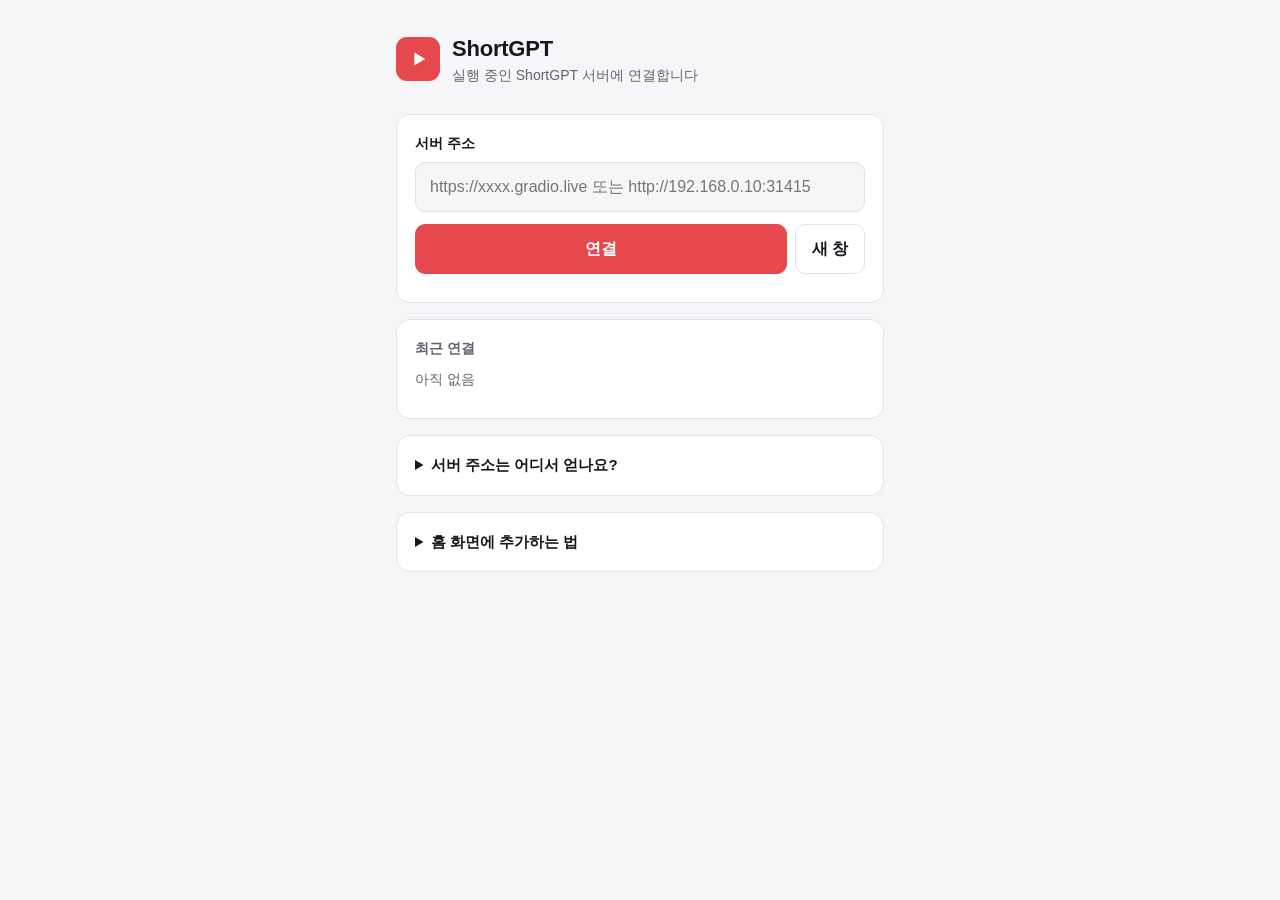
<file: shortgpt.html>
<!doctype html>
<html lang="ko">
<head>
<meta charset="utf-8">
<meta name="viewport" content="width=device-width, initial-scale=1, viewport-fit=cover">
<title>ShortGPT 런처</title>
<meta name="apple-mobile-web-app-capable" content="yes">
<meta name="mobile-web-app-capable" content="yes">
<meta name="apple-mobile-web-app-status-bar-style" content="black-translucent">
<meta name="apple-mobile-web-app-title" content="ShortGPT">
<meta name="theme-color" content="#111318">
<link rel="icon" href="data:image/svg+xml,%3Csvg xmlns='http://www.w3.org/2000/svg' viewBox='0 0 64 64'%3E%3Crect width='64' height='64' rx='14' fill='%23e5484d'/%3E%3Cpath d='M26 20l18 12-18 12z' fill='white'/%3E%3C/svg%3E">
<link rel="apple-touch-icon" href="shortgpt_icon.png">
<style>
  :root {
    --bg: #f6f6f8; --surface: #ffffff; --text: #16181d; --muted: #5f6470;
    --border: #e2e3e8; --accent: #e5484d; --accent-text: #ffffff; --danger: #b42318;
  }
  @media (prefers-color-scheme: dark) {
    :root:not([data-theme="light"]) {
      --bg: #111318; --surface: #1b1e25; --text: #eceef2; --muted: #9aa0ab;
      --border: #2c3039; --accent: #ec5d62; --accent-text: #ffffff; --danger: #f97066;
    }
  }
  :root[data-theme="dark"] {
    --bg: #111318; --surface: #1b1e25; --text: #eceef2; --muted: #9aa0ab;
    --border: #2c3039; --accent: #ec5d62; --accent-text: #ffffff; --danger: #f97066;
  }
  * { box-sizing: border-box; }
  html, body { margin: 0; height: 100%; }
  body {
    background: var(--bg); color: var(--text);
    font: 16px/1.5 -apple-system, BlinkMacSystemFont, "Apple SD Gothic Neo", "Noto Sans KR", "Segoe UI", sans-serif;
    -webkit-tap-highlight-color: transparent;
  }
  #home {
    max-width: 520px; margin: 0 auto;
    padding: calc(env(safe-area-inset-top) + 32px) 16px calc(env(safe-area-inset-bottom) + 32px);
  }
  .brand { display: flex; align-items: center; gap: 12px; margin-bottom: 28px; }
  .logo { width: 44px; height: 44px; border-radius: 11px; background: var(--accent); display: grid; place-items: center; }
  h1 { font-size: 22px; margin: 0; letter-spacing: -0.01em; }
  .sub { color: var(--muted); font-size: 14px; margin: 0; }
  .card { background: var(--surface); border: 1px solid var(--border); border-radius: 14px; padding: 18px; margin-bottom: 16px; }
  label { display: block; font-size: 14px; font-weight: 600; margin-bottom: 8px; }
  input {
    width: 100%; font: inherit; color: var(--text); background: var(--bg);
    border: 1px solid var(--border); border-radius: 10px; padding: 12px 14px; outline: none;
  }
  input:focus { border-color: var(--accent); }
  .row { display: flex; gap: 8px; margin-top: 12px; }
  button {
    font: inherit; font-weight: 600; border-radius: 10px; padding: 12px 16px; cursor: pointer;
    border: 1px solid var(--border); background: var(--surface); color: var(--text);
  }
  button.primary { background: var(--accent); border-color: var(--accent); color: var(--accent-text); flex: 1; }
  .err { color: var(--danger); font-size: 14px; margin: 10px 0 0; min-height: 0; }
  h2 { font-size: 14px; color: var(--muted); font-weight: 600; margin: 0 0 10px; }
  ul { list-style: none; margin: 0; padding: 0; }
  li { display: flex; align-items: center; gap: 8px; border-top: 1px solid var(--border); padding: 10px 0; }
  li:first-child { border-top: 0; padding-top: 0; }
  li .url { flex: 1; min-width: 0; overflow: hidden; text-overflow: ellipsis; white-space: nowrap; font-size: 14px; cursor: pointer; }
  li button { padding: 6px 10px; font-size: 13px; font-weight: 500; }
  .empty { color: var(--muted); font-size: 14px; }
  details summary { cursor: pointer; font-weight: 600; font-size: 15px; }
  details ol { padding-left: 20px; margin: 12px 0 0; font-size: 14px; color: var(--muted); }
  details li { display: list-item; border: 0; padding: 0 0 8px; }
  code { font-family: ui-monospace, Menlo, monospace; font-size: 13px; background: var(--bg); border: 1px solid var(--border); border-radius: 5px; padding: 1px 5px; word-break: break-all; color: var(--text); }

  #app { position: fixed; inset: 0; display: none; flex-direction: column; background: var(--bg); }
  #app.on { display: flex; }
  .bar {
    display: flex; align-items: center; gap: 8px;
    padding: calc(env(safe-area-inset-top) + 8px) 12px 8px;
    background: var(--surface); border-bottom: 1px solid var(--border);
  }
  .bar .title { flex: 1; min-width: 0; font-size: 13px; color: var(--muted); overflow: hidden; text-overflow: ellipsis; white-space: nowrap; }
  .bar button { padding: 7px 12px; font-size: 14px; }
  iframe { flex: 1; width: 100%; border: 0; background: #fff; }
</style>
</head>
<body>

<main id="home">
  <div class="brand">
    <div class="logo"><svg width="22" height="22" viewBox="0 0 24 24" aria-hidden="true"><path d="M8 5l12 7-12 7z" fill="#fff"/></svg></div>
    <div>
      <h1>ShortGPT</h1>
      <p class="sub">실행 중인 ShortGPT 서버에 연결합니다</p>
    </div>
  </div>

  <form class="card" id="form">
    <label for="url">서버 주소</label>
    <input id="url" type="url" inputmode="url" autocomplete="off" autocapitalize="off" spellcheck="false"
           placeholder="https://xxxx.gradio.live 또는 http://192.168.0.10:31415">
    <div class="row">
      <button class="primary" type="submit">연결</button>
      <button type="button" id="newtab">새 창</button>
    </div>
    <p class="err" id="err"></p>
  </form>

  <section class="card">
    <h2>최근 연결</h2>
    <ul id="recent"></ul>
  </section>

  <details class="card">
    <summary>서버 주소는 어디서 얻나요?</summary>
    <ol>
      <li><b>내 PC에서 실행:</b> ShortGPT 폴더에서 <code>python runShortGPT.py</code> 실행 → 같은 와이파이의 폰에서 <code>http://PC의IP:31415</code> 입력</li>
      <li><b>외부(LTE)에서도 쓰려면:</b> <code>gui/gui_gradio.py</code>의 <code>share=self.colab</code>를 <code>share=True</code>로 바꾸고 실행 → 터미널에 나오는 <code>https://….gradio.live</code> 주소 입력 (72시간마다 바뀜)</li>
      <li><b>Google Colab:</b> 저장소의 Colab 노트북을 실행하면 나오는 <code>gradio.live</code> 주소 입력</li>
      <li>화면이 비어 보이면 <b>새 창</b> 버튼으로 여세요. (일부 서버는 다른 페이지 안에 표시되는 것을 막습니다)</li>
    </ol>
  </details>

  <details class="card">
    <summary>홈 화면에 추가하는 법</summary>
    <ol>
      <li><b>아이폰(Safari):</b> 공유 버튼 → <b>홈 화면에 추가</b></li>
      <li><b>안드로이드(Chrome):</b> ⋮ 메뉴 → <b>홈 화면에 추가</b></li>
    </ol>
  </details>
</main>

<div id="app">
  <div class="bar">
    <button type="button" id="back">← 홈</button>
    <span class="title" id="cur"></span>
    <button type="button" id="reload">새로고침</button>
  </div>
  <iframe id="frame" title="ShortGPT" allow="clipboard-write; autoplay; fullscreen"></iframe>
</div>

<script>
(function () {
  var KEY = 'shortgpt-launcher-recent';
  var $ = function (id) { return document.getElementById(id); };

  function load() {
    try { var v = JSON.parse(localStorage.getItem(KEY) || '[]'); return Array.isArray(v) ? v : []; }
    catch (e) { return []; }
  }
  function save(list) { try { localStorage.setItem(KEY, JSON.stringify(list)); } catch (e) {} }

  function normalize(raw) {
    var s = (raw || '').trim();
    if (!s) return null;
    if (!/^https?:\/\//i.test(s)) s = (/gradio\.live/i.test(s) ? 'https://' : 'http://') + s;
    try { var u = new URL(s); return u.href; } catch (e) { return null; }
  }

  function remember(url) {
    var list = load().filter(function (x) { return x !== url; });
    list.unshift(url);
    save(list.slice(0, 6));
    render();
  }

  function render() {
    var ul = $('recent'), list = load();
    ul.innerHTML = '';
    if (!list.length) { ul.innerHTML = '<li class="empty">아직 없음</li>'; return; }
    list.forEach(function (url) {
      var li = document.createElement('li');
      var span = document.createElement('span');
      span.className = 'url'; span.textContent = url;
      span.onclick = function () { open(url); };
      var del = document.createElement('button');
      del.type = 'button'; del.textContent = '삭제';
      del.onclick = function () { save(load().filter(function (x) { return x !== url; })); render(); };
      li.appendChild(span); li.appendChild(del); ul.appendChild(li);
    });
  }

  function open(url) {
    remember(url);
    $('cur').textContent = url;
    $('frame').src = url;
    $('app').classList.add('on');
    $('home').style.display = 'none';
  }

  function getUrl() {
    var url = normalize($('url').value);
    $('err').textContent = url ? '' : '올바른 주소를 입력하세요.';
    return url;
  }

  $('form').addEventListener('submit', function (e) { e.preventDefault(); var u = getUrl(); if (u) open(u); });
  $('newtab').addEventListener('click', function () { var u = getUrl(); if (u) { remember(u); window.open(u, '_blank'); } });
  $('back').addEventListener('click', function () {
    $('app').classList.remove('on'); $('home').style.display = ''; $('frame').src = 'about:blank';
  });
  $('reload').addEventListener('click', function () { var f = $('frame'); var s = f.src; f.src = 'about:blank'; setTimeout(function () { f.src = s; }, 50); });

  var last = load()[0];
  if (last) $('url').value = last;
  render();
})();
</script>
</body>
</html>
</file>
